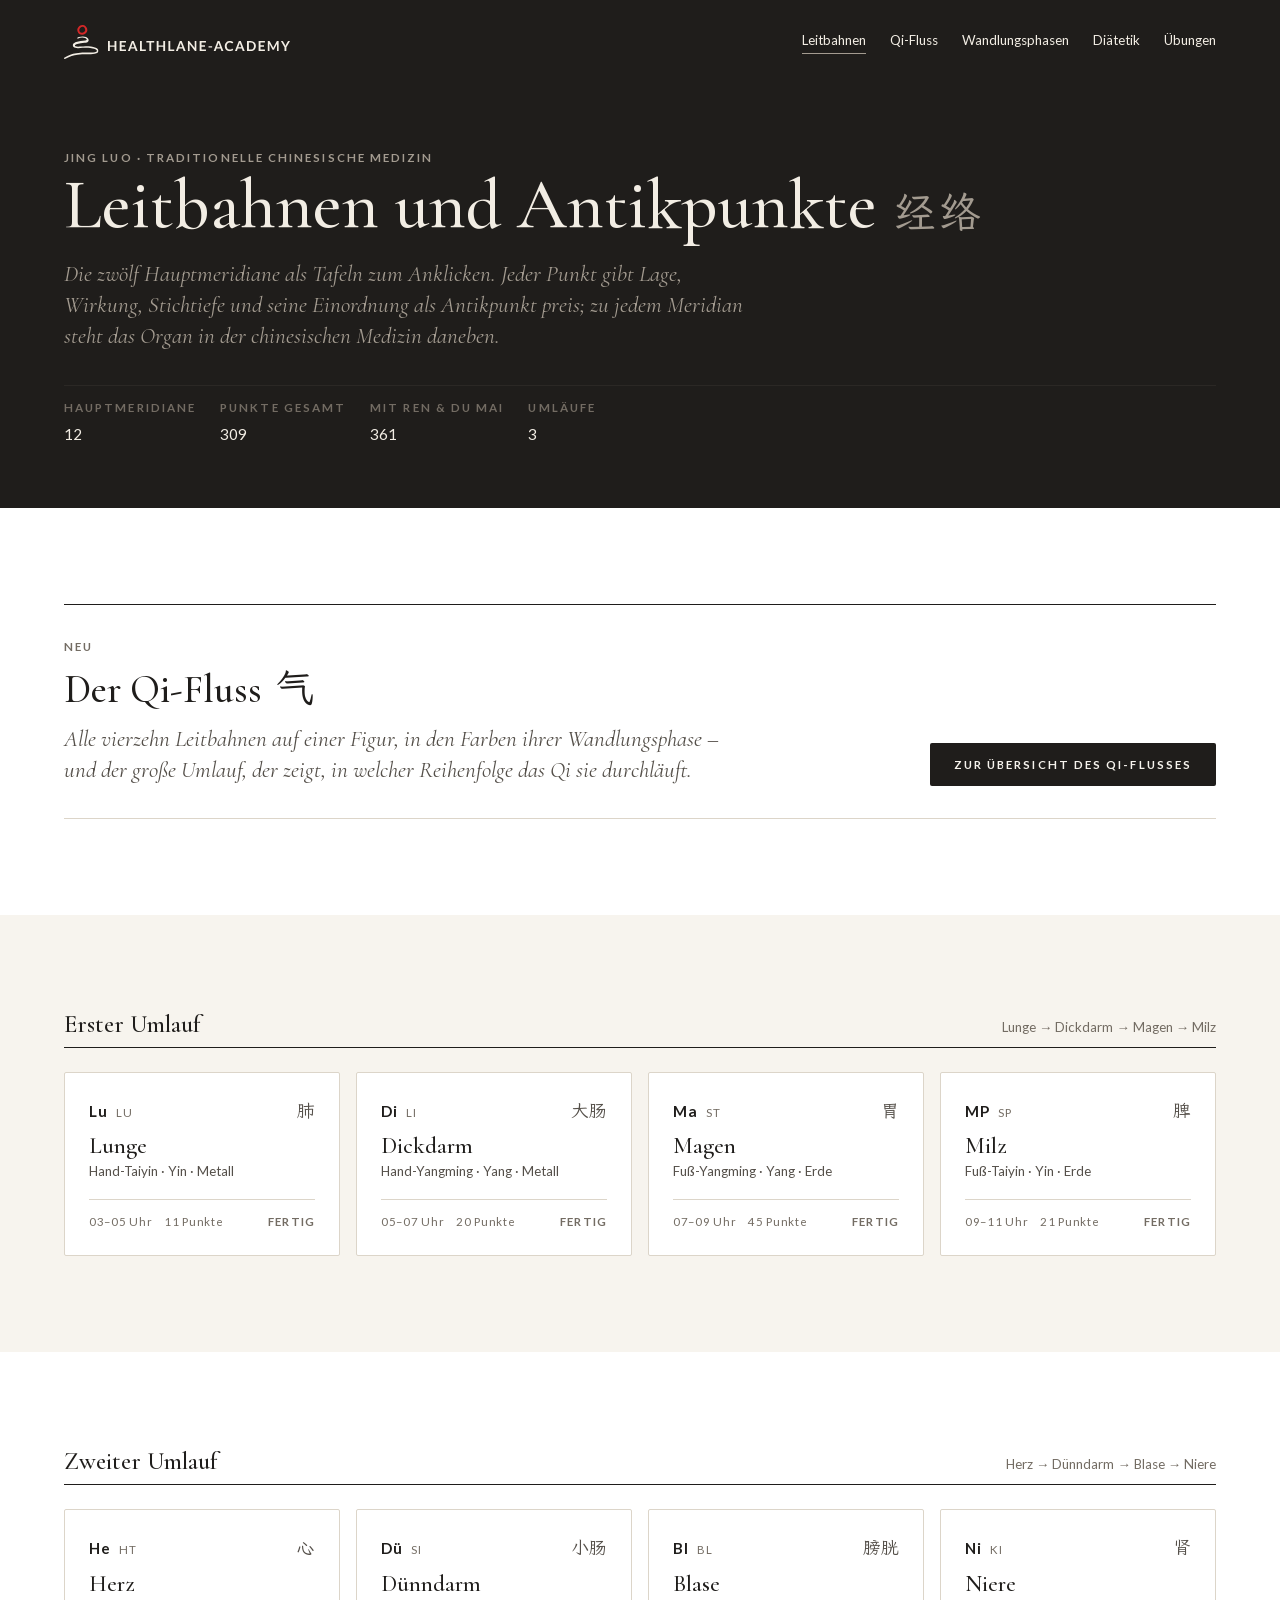
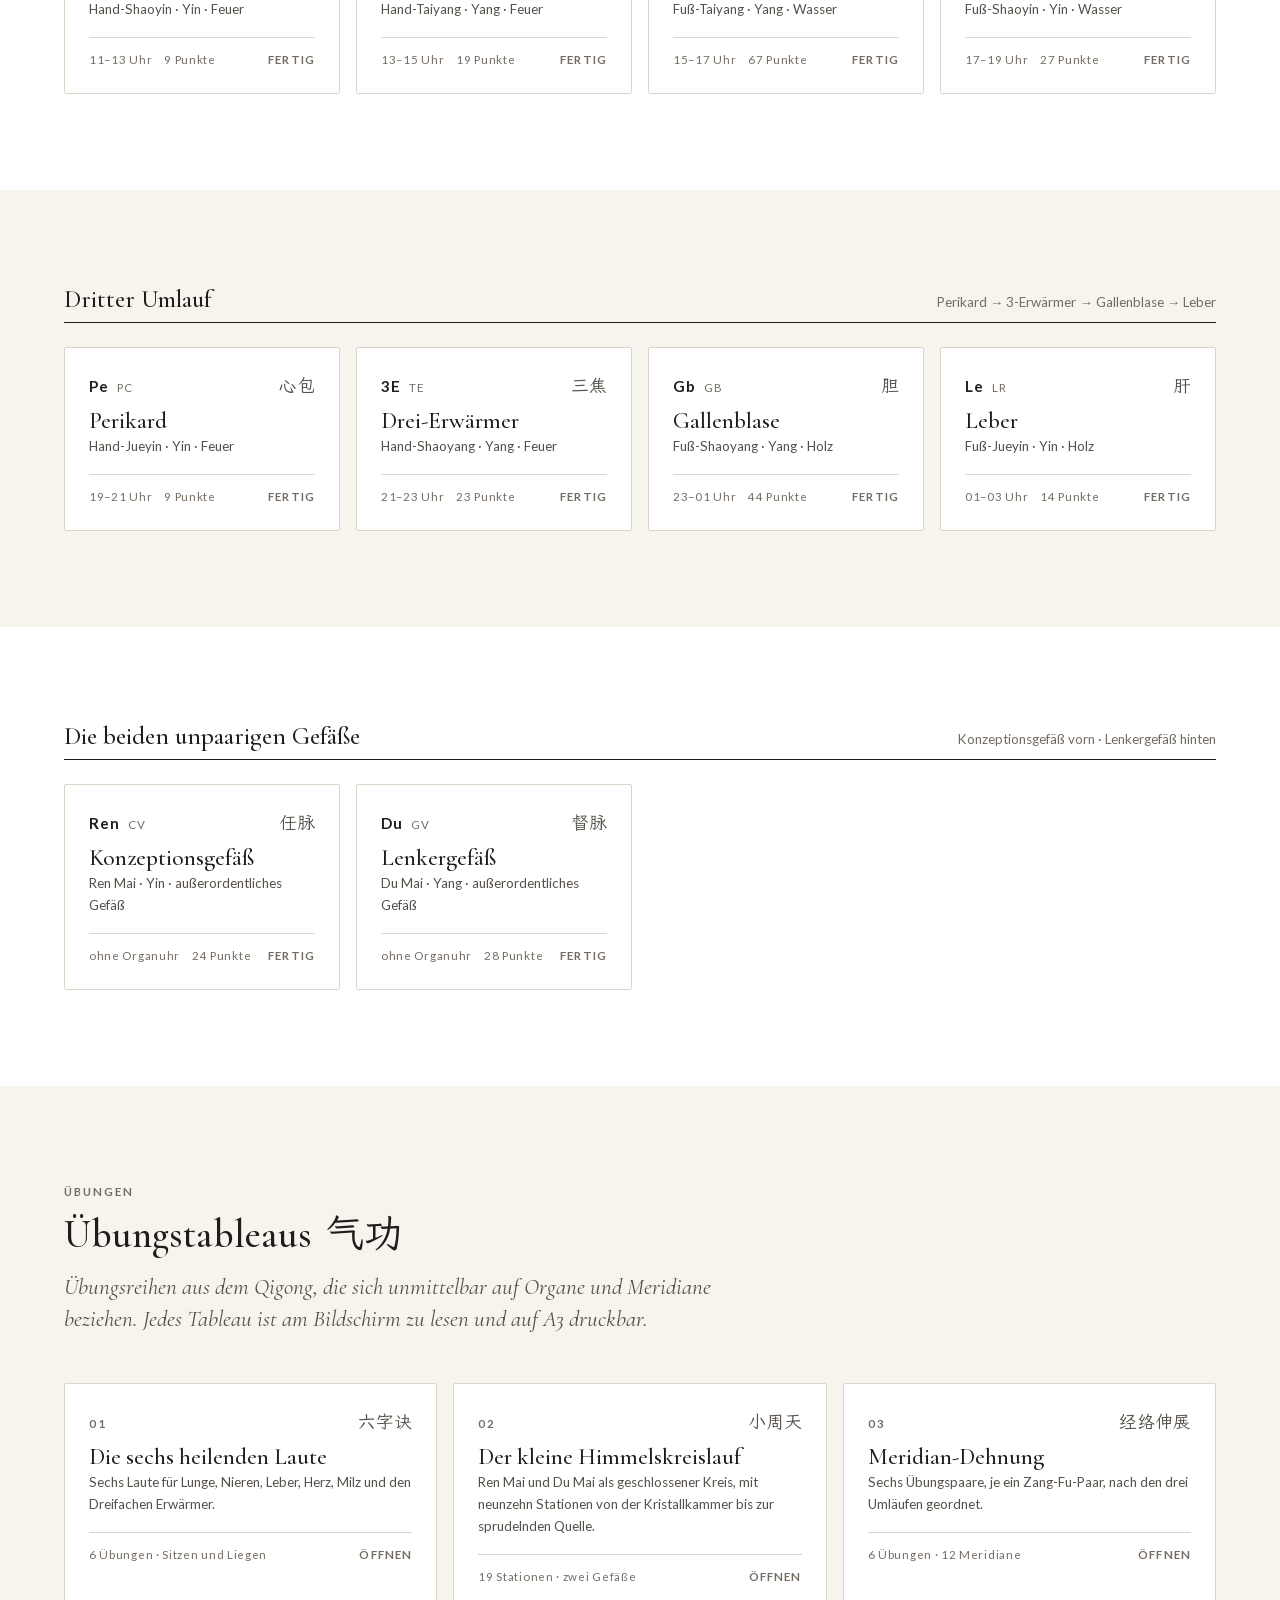
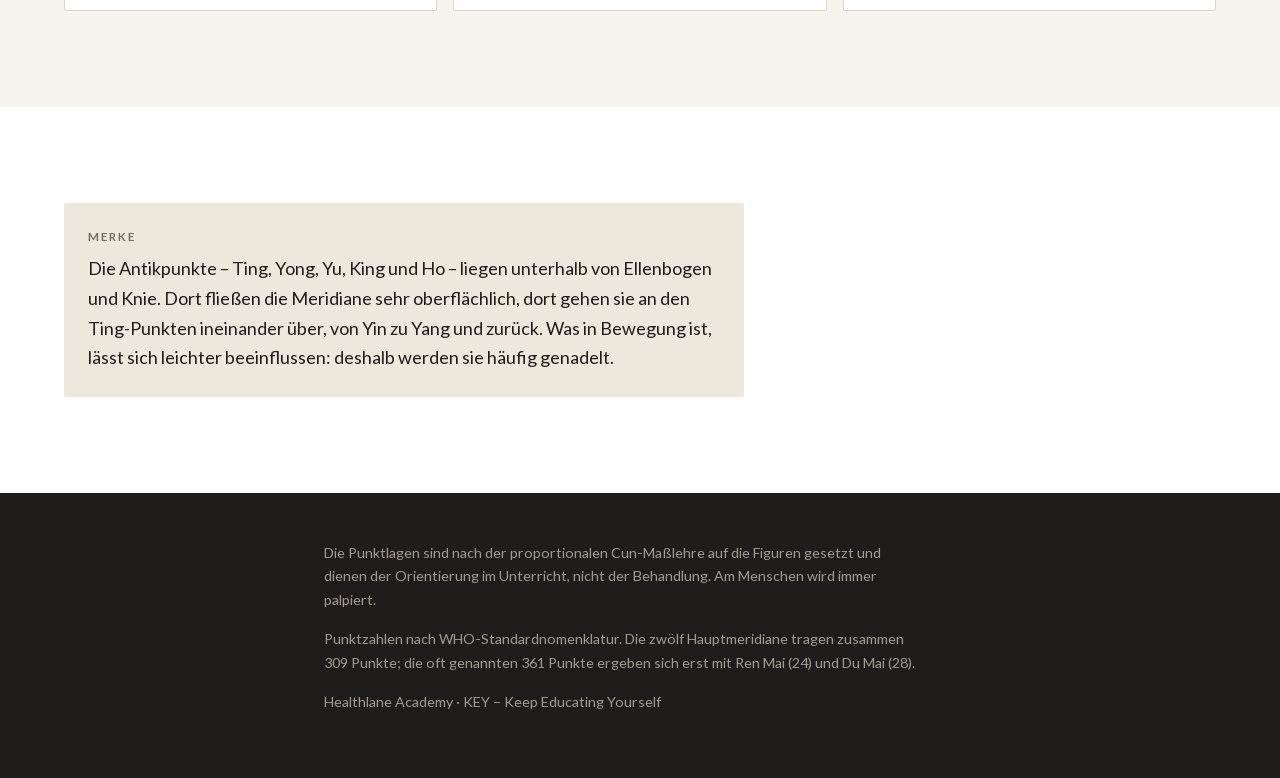
<file: index.html>
<!doctype html>
<html lang="de">
<head>
<meta charset="utf-8">
<meta name="viewport" content="width=device-width, initial-scale=1, viewport-fit=cover">
<title>Meridiane und Antikpunkte – Healthlane Academy</title>
<link rel="stylesheet" href="fonts/fonts.css">
<link rel="stylesheet" href="css/app.css">
</head>
<body>

<div class="nav dunkel">
  <div class="inner">
    <a class="home" href="index.html" aria-label="Healthlane Academy">
      <img src="img/marke/hla-logo-horizontal-negativ.svg" alt="Healthlane Academy">
    </a>
    <nav>
      <a href="index.html" aria-current="page">Leitbahnen</a>
      <a href="qifluss.html">Qi-Fluss</a>
      <a href="wandlungsphasen.html">Wandlungsphasen</a>
      <a href="diaetetik.html">Diätetik</a>
      <a href="#uebungen">Übungen</a>
    </nav>
  </div>
</div>

<header class="dunkel hero">
  <div class="inner">
    <p class="label">Jing Luo · Traditionelle Chinesische Medizin</p>
    <h1>Leitbahnen und Antikpunkte<span class="hanzi">经络</span></h1>
    <p class="lead">Die zwölf Hauptmeridiane als Tafeln zum Anklicken. Jeder Punkt gibt Lage,
    Wirkung, Stichtiefe und seine Einordnung als Antikpunkt preis; zu jedem Meridian steht das
    Organ in der chinesischen Medizin daneben.</p>
    <ul class="meta">
      <li><b>Hauptmeridiane</b><span>12</span></li>
      <li><b>Punkte gesamt</b><span>309</span></li>
      <li><b>mit Ren &amp; Du Mai</b><span>361</span></li>
      <li><b>Umläufe</b><span>3</span></li>
    </ul>
  </div>
</header>

<section class="weiss" id="qifluss-hinweis">
  <div class="inner">
    <div class="qf-banner">
      <div>
        <p class="label">Neu</p>
        <h2 style="margin:12px 0 0">Der Qi-Fluss<span class="hanzi">气</span></h2>
        <p class="lead" style="margin-top:12px">Alle vierzehn Leitbahnen auf einer Figur, in den
        Farben ihrer Wandlungsphase – und der große Umlauf, der zeigt, in welcher Reihenfolge
        das Qi sie durchläuft.</p>
      </div>
      <a class="qf-knopf" href="qifluss.html">Zur Übersicht des Qi-Flusses</a>
    </div>
  </div>
</section>

<section class="papier"><div class="inner" id="u1"></div></section>
<section class="weiss"><div class="inner" id="u2"></div></section>
<section class="papier"><div class="inner" id="u3"></div></section>
<section class="weiss"><div class="inner" id="u4"></div></section>

<section class="papier" id="uebungen">
  <div class="inner">
    <p class="label">Übungen</p>
    <h2 style="margin-top:12px">Übungstableaus<span class="hanzi">气功</span></h2>
    <p class="lead">Übungsreihen aus dem Qigong, die sich unmittelbar auf Organe und Meridiane
    beziehen. Jedes Tableau ist am Bildschirm zu lesen und auf A3 druckbar.</p>
    <div class="uebungen-karten" style="margin-top:48px" id="uebungenKarten"></div>
  </div>
</section>

<section class="weiss">
  <div class="inner">
    <div class="merkkasten">
      <p class="label">Merke</p>
      <p>Die Antikpunkte – Ting, Yong, Yu, King und Ho – liegen unterhalb von Ellenbogen und
      Knie. Dort fließen die Meridiane sehr oberflächlich, dort gehen sie an den Ting-Punkten
      ineinander über, von Yin zu Yang und zurück. Was in Bewegung ist, lässt sich leichter
      beeinflussen: deshalb werden sie häufig genadelt.</p>
    </div>
  </div>
</section>

<footer class="dunkel">
  <div class="inner fliess">
    <p>Die Punktlagen sind nach der proportionalen Cun-Maßlehre auf die Figuren gesetzt und
    dienen der Orientierung im Unterricht, nicht der Behandlung. Am Menschen wird immer palpiert.</p>
    <p>Punktzahlen nach WHO-Standardnomenklatur. Die zwölf Hauptmeridiane tragen zusammen
    309 Punkte; die oft genannten 361 Punkte ergeben sich erst mit Ren Mai (24) und Du Mai (28).</p>
    <p>Healthlane Academy · KEY – Keep Educating Yourself</p>
  </div>
</footer>

<script src="data/katalog.js"></script>
<script>
(function () {
  var UEBUNGEN = [
    { nr: "01", titel: "Die sechs heilenden Laute", han: "六字诀",
      zeile: "Sechs Laute für Lunge, Nieren, Leber, Herz, Milz und den Dreifachen Erwärmer.",
      fuss: "6 Übungen · Sitzen und Liegen",
      href: "uebungen/sechs-heilende-laute.html", fertig: true },
    { nr: "02", titel: "Der kleine Himmelskreislauf", han: "小周天",
      zeile: "Ren Mai und Du Mai als geschlossener Kreis, mit neunzehn Stationen von der Kristallkammer bis zur sprudelnden Quelle.",
      fuss: "19 Stationen · zwei Gefäße",
      href: "uebungen/himmelskreislauf.html", fertig: true },
    { nr: "03", titel: "Meridian-Dehnung", han: "经络伸展",
      zeile: "Sechs Übungspaare, je ein Zang-Fu-Paar, nach den drei Umläufen geordnet.",
      fuss: "6 Übungen · 12 Meridiane",
      href: "uebungen/meridian-dehnung.html", fertig: true }
  ];
  var host = document.getElementById("uebungenKarten");
  UEBUNGEN.forEach(function (u) {
    var a = document.createElement("a");
    a.className = "karte" + (u.fertig ? "" : " offen gesperrt");
    a.href = u.href;
    if (!u.fertig) a.setAttribute("aria-disabled", "true");

    var kopf = document.createElement("div"); kopf.className = "karte-kopf";
    var nr = document.createElement("span"); nr.className = "uebung-nr"; nr.textContent = u.nr;
    var hz = document.createElement("span"); hz.className = "karte-han hanzi"; hz.textContent = u.han;
    kopf.appendChild(nr); kopf.appendChild(hz);

    var h3 = document.createElement("h3"); h3.textContent = u.titel;
    var z = document.createElement("p"); z.className = "zeile"; z.textContent = u.zeile;
    var fuss = document.createElement("div"); fuss.className = "fuss";
    var f = document.createElement("span"); f.textContent = u.fuss;
    var st = document.createElement("span"); st.className = "stand";
    st.textContent = u.fertig ? "öffnen" : "in Arbeit";
    fuss.appendChild(f); fuss.appendChild(st);

    a.appendChild(kopf); a.appendChild(h3); a.appendChild(z); a.appendChild(fuss);
    host.appendChild(a);
  });
})();
(function () {
  var UMLAUF = {
    1: { titel: "Erster Umlauf",  kette: "Lunge → Dickdarm → Magen → Milz" },
    2: { titel: "Zweiter Umlauf", kette: "Herz → Dünndarm → Blase → Niere" },
    3: { titel: "Dritter Umlauf", kette: "Perikard → 3-Erwärmer → Gallenblase → Leber" },
    4: { titel: "Die beiden unpaarigen Gefäße",
         kette: "Konzeptionsgefäß vorn · Lenkergefäß hinten" }
  };
  [1, 2, 3, 4].forEach(function (u) {
    var host = document.getElementById("u" + u);
    var sec = document.createElement("div"); sec.className = "umlauf";

    var kopf = document.createElement("div"); kopf.className = "umlauf-kopf";
    var h2 = document.createElement("h2"); h2.textContent = UMLAUF[u].titel;
    var kette = document.createElement("span"); kette.className = "folgekette";
    kette.textContent = UMLAUF[u].kette;
    kopf.appendChild(h2); kopf.appendChild(kette);
    sec.appendChild(kopf);

    var grid = document.createElement("div"); grid.className = "karten";
    window.MeridianKatalog.filter(function (m) { return m.umlauf === u; }).forEach(function (m) {
      var a = document.createElement("a");
      a.className = "karte" + (m.fertig ? "" : " offen");
      a.href = "meridian.html?m=" + m.id;

      var kopfz = document.createElement("div"); kopfz.className = "karte-kopf";
      var kurz = document.createElement("span"); kurz.className = "karte-kurz"; kurz.textContent = m.codeDe;
      var intl = document.createElement("span"); intl.className = "karte-int"; intl.textContent = m.code;
      var hz = document.createElement("span"); hz.className = "karte-han hanzi"; hz.textContent = m.han;
      kopfz.appendChild(kurz); kopfz.appendChild(intl); kopfz.appendChild(hz);

      var h3 = document.createElement("h3"); h3.textContent = m.name;
      var z = document.createElement("p"); z.className = "zeile";
      z.textContent = m.umlauf === 4
        ? m.channel + " · " + (m.yin ? "Yin" : "Yang") + " · außerordentliches Gefäß"
        : m.channel + " · " + (m.yin ? "Yin" : "Yang") + " · " + m.element;

      var fuss = document.createElement("div"); fuss.className = "fuss";
      var uhr = document.createElement("span");
      uhr.textContent = m.umlauf === 4 ? "ohne Organuhr" : m.clock + " Uhr";
      var pk = document.createElement("span"); pk.textContent = m.points + " Punkte";
      var st = document.createElement("span"); st.className = "stand";
      st.textContent = m.fertig ? "fertig" : "in Arbeit";
      fuss.appendChild(uhr); fuss.appendChild(pk); fuss.appendChild(st);

      a.appendChild(kopfz); a.appendChild(h3); a.appendChild(z); a.appendChild(fuss);
      grid.appendChild(a);
    });
    sec.appendChild(grid);
    host.appendChild(sec);
  });
})();
</script>
</body>
</html>
</file>
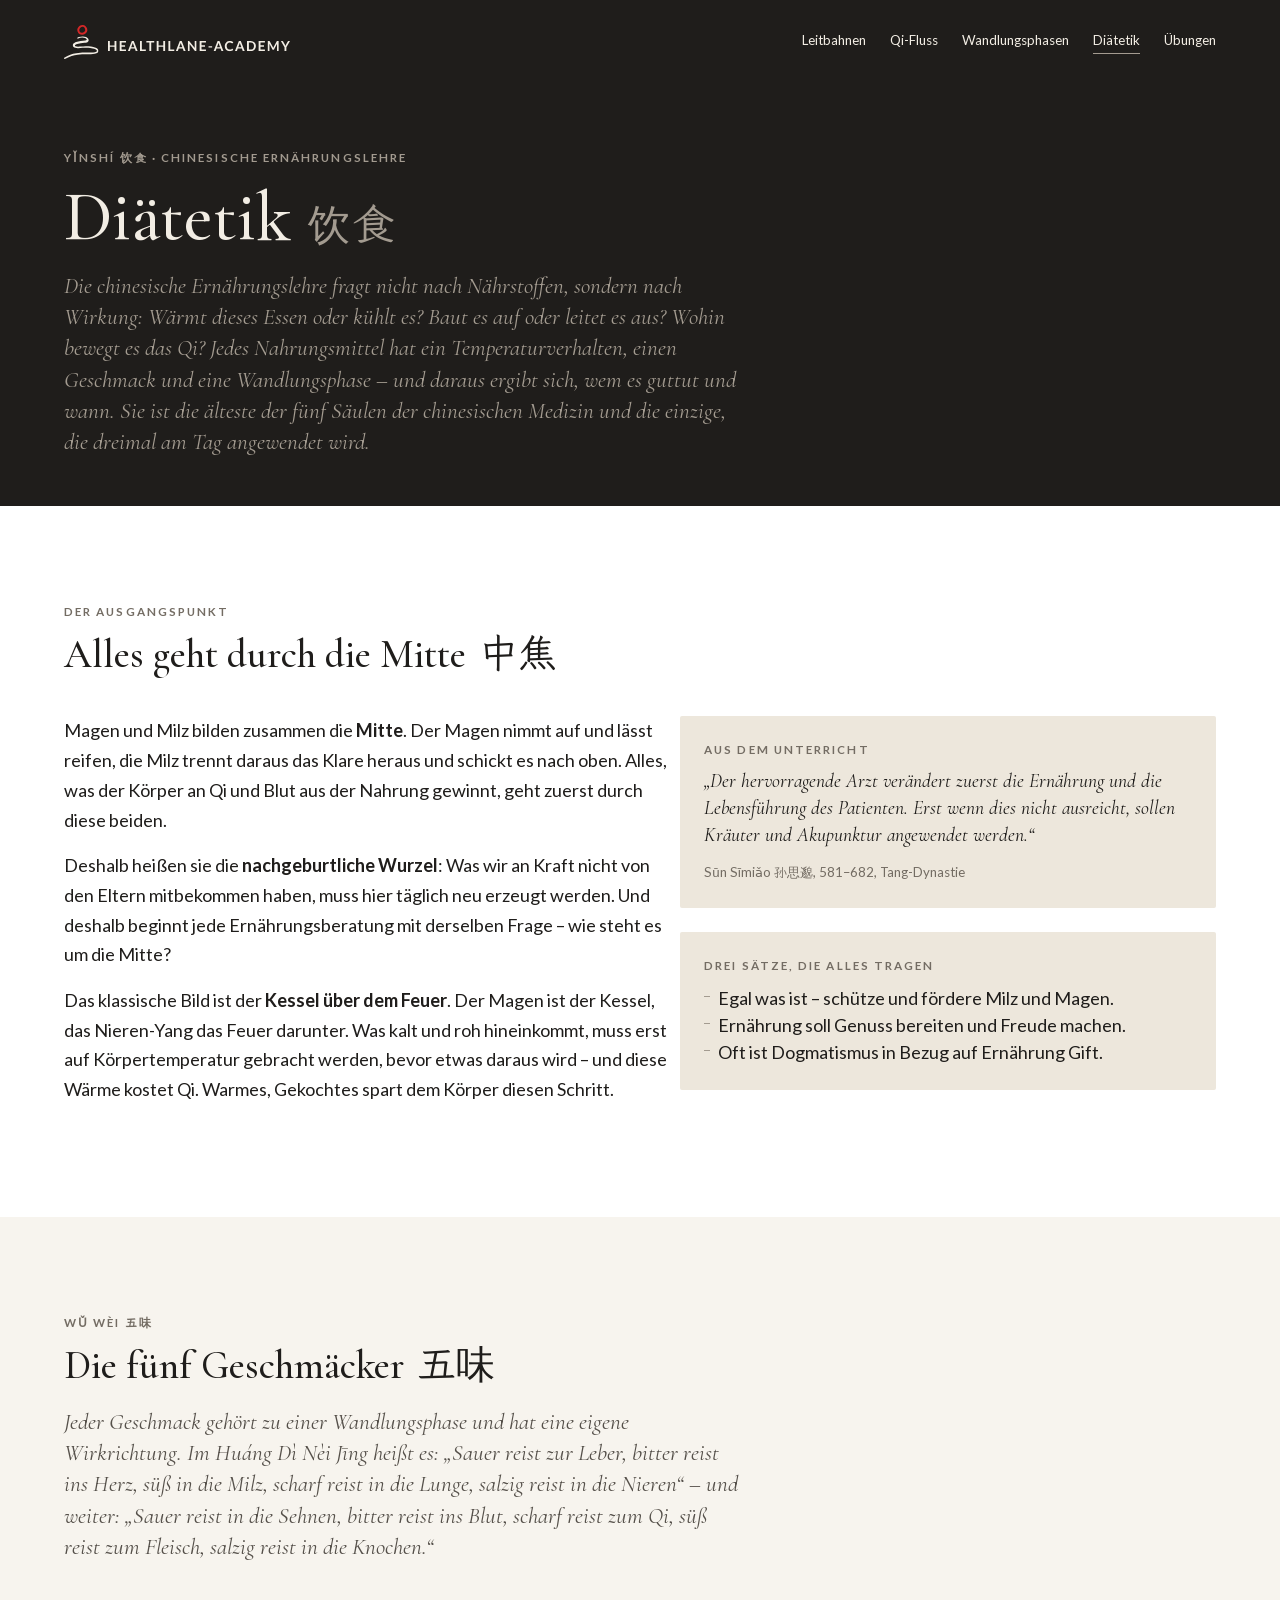
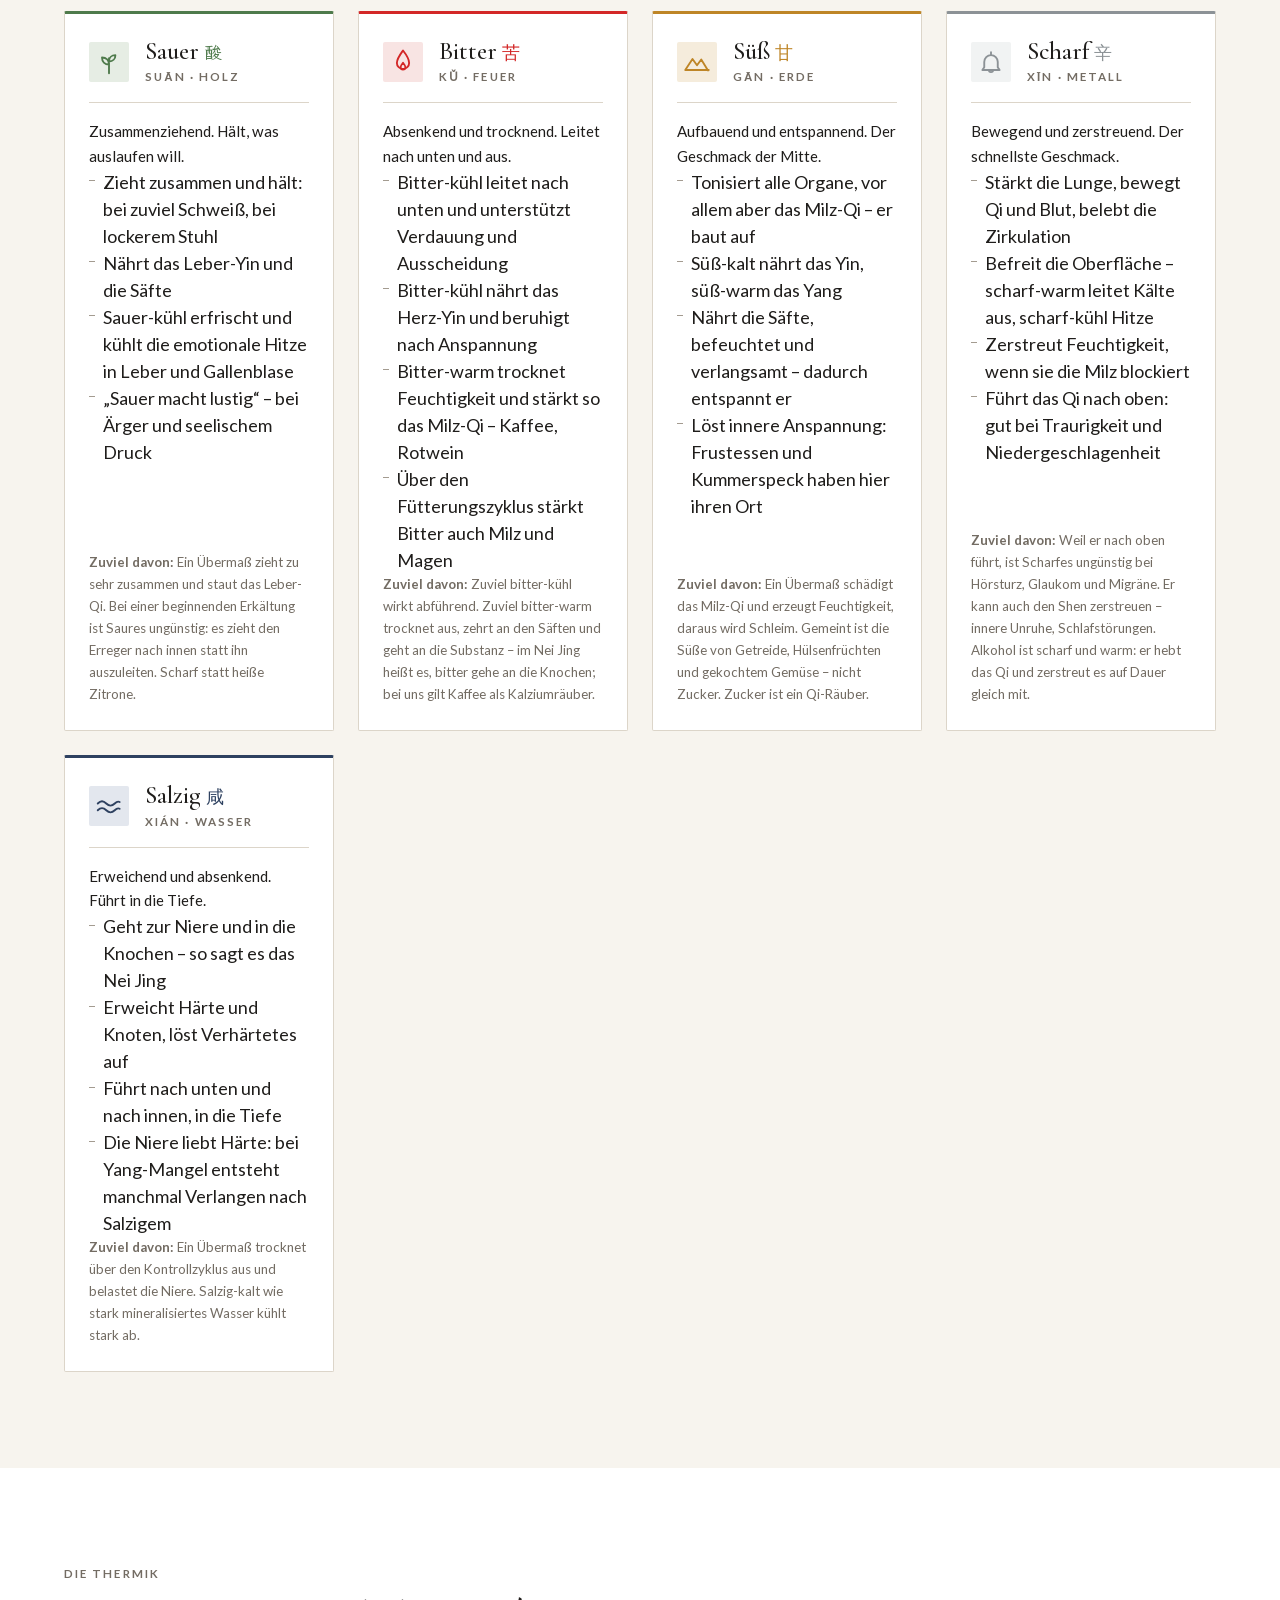
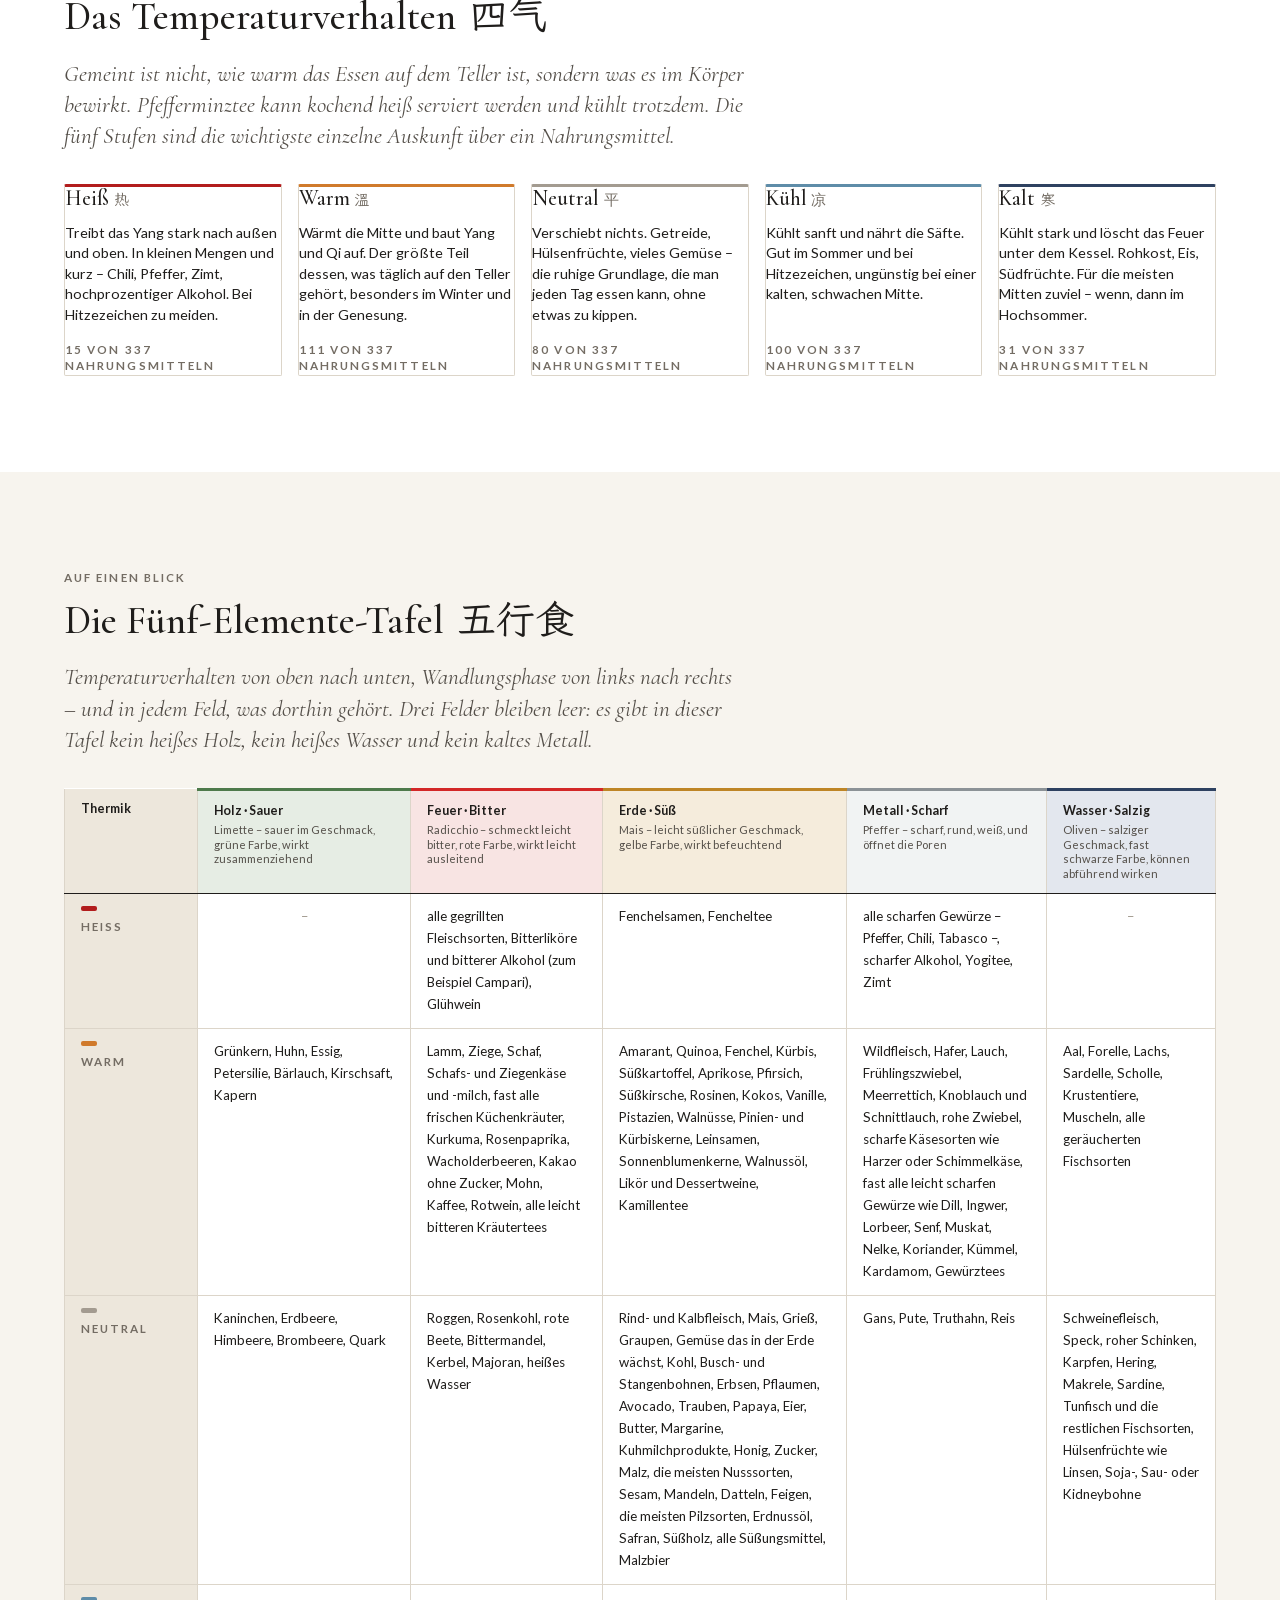
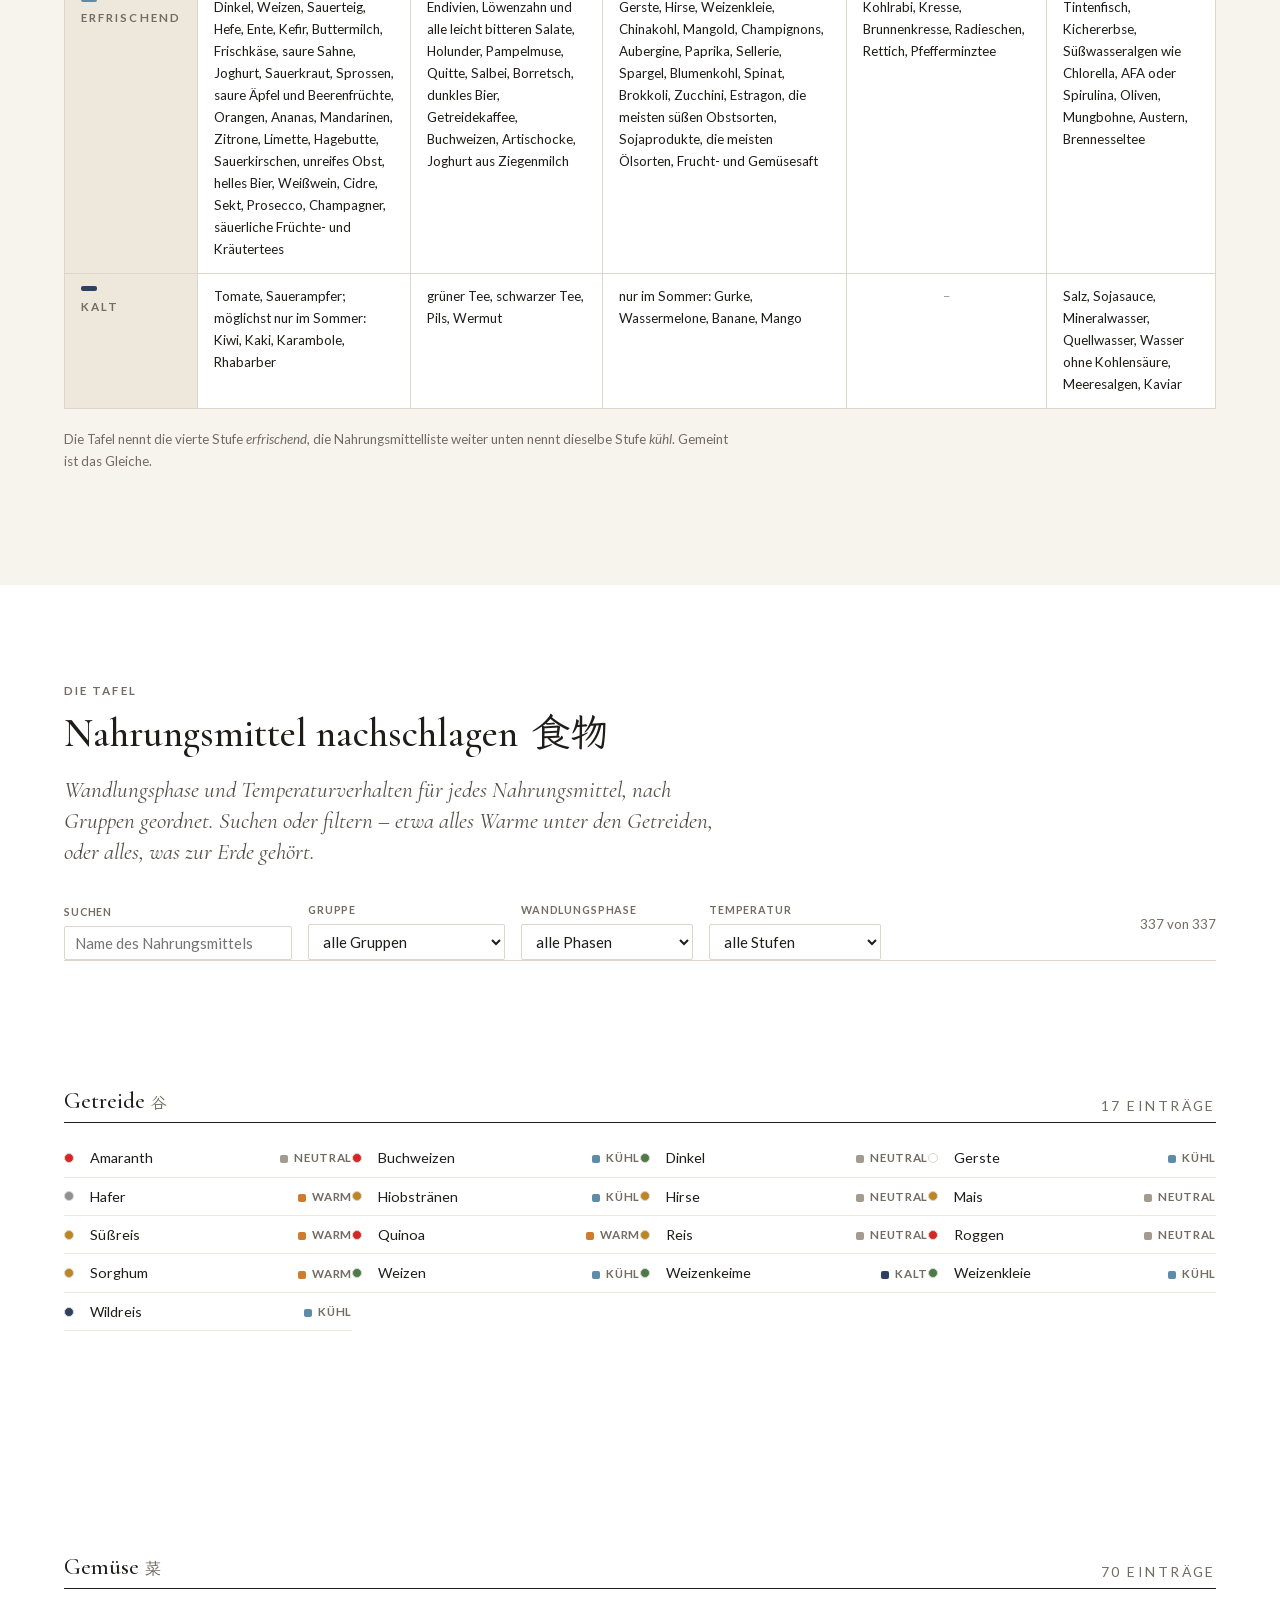
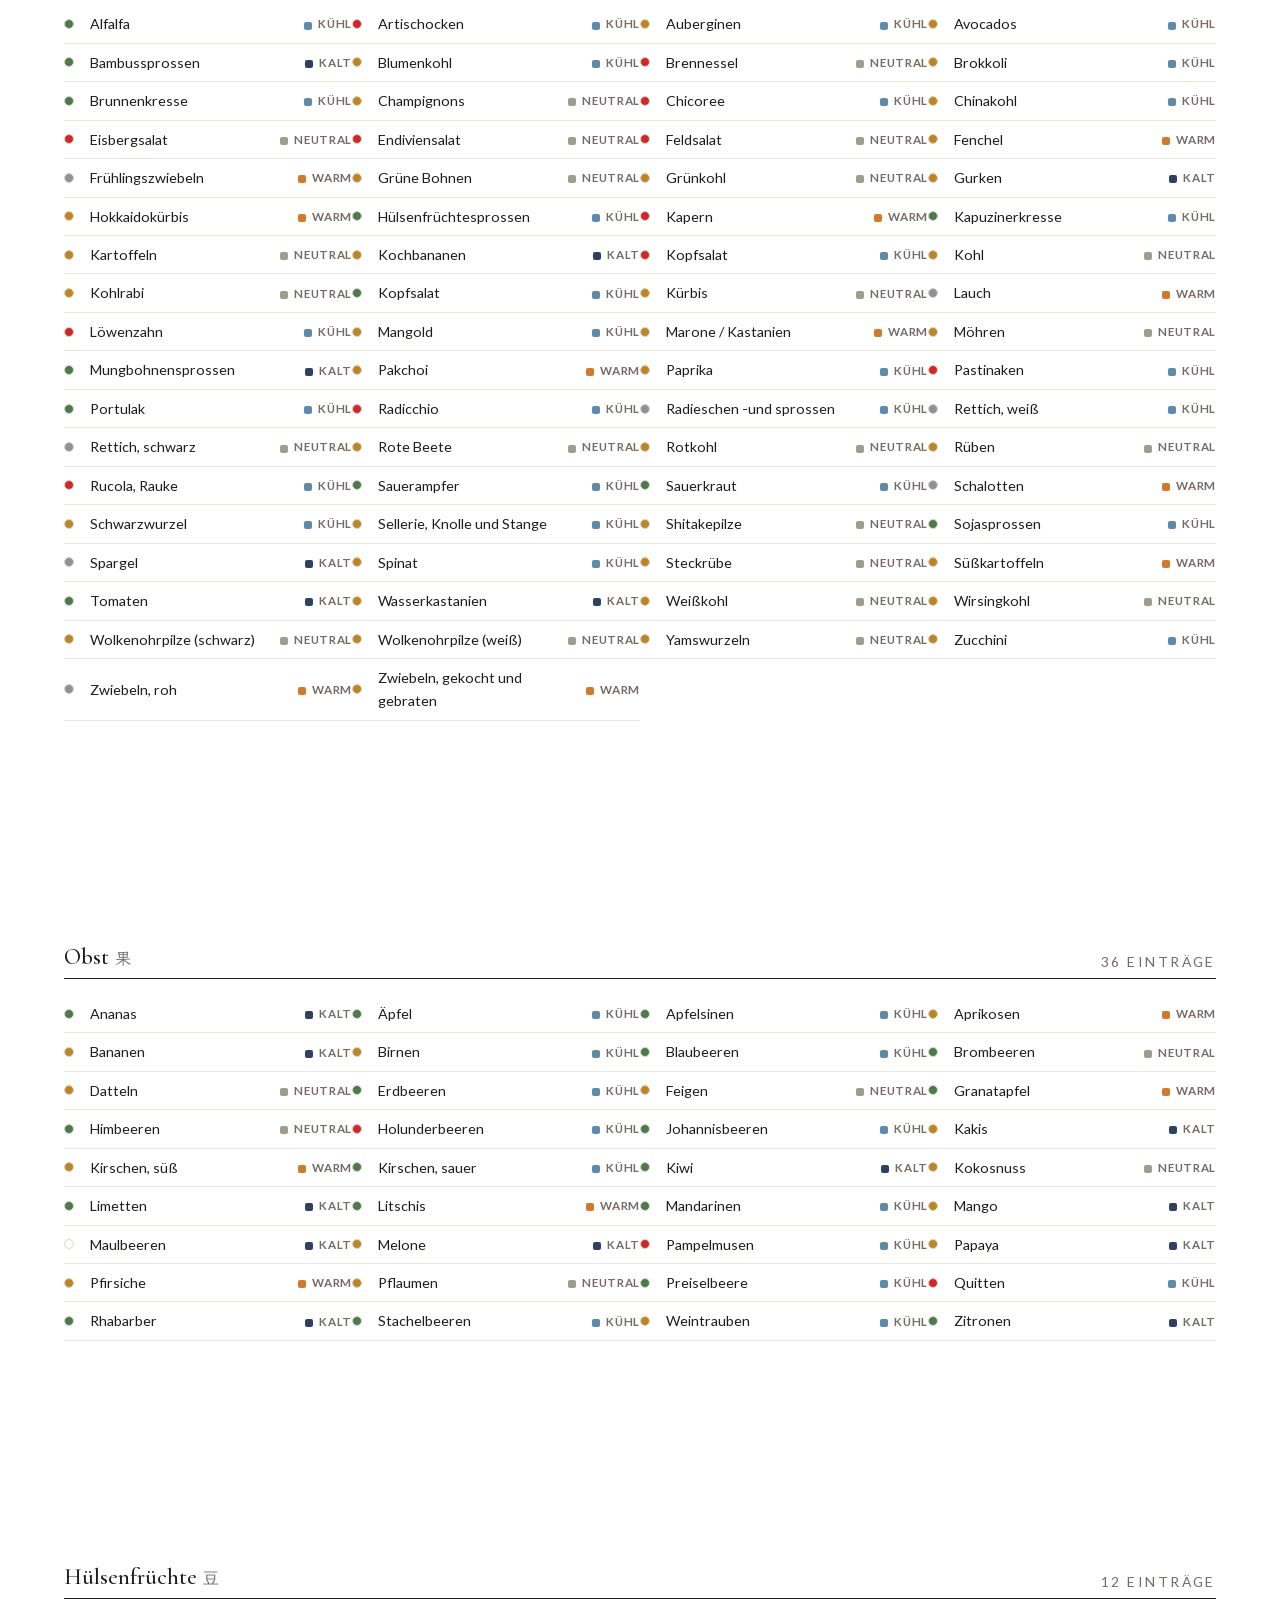
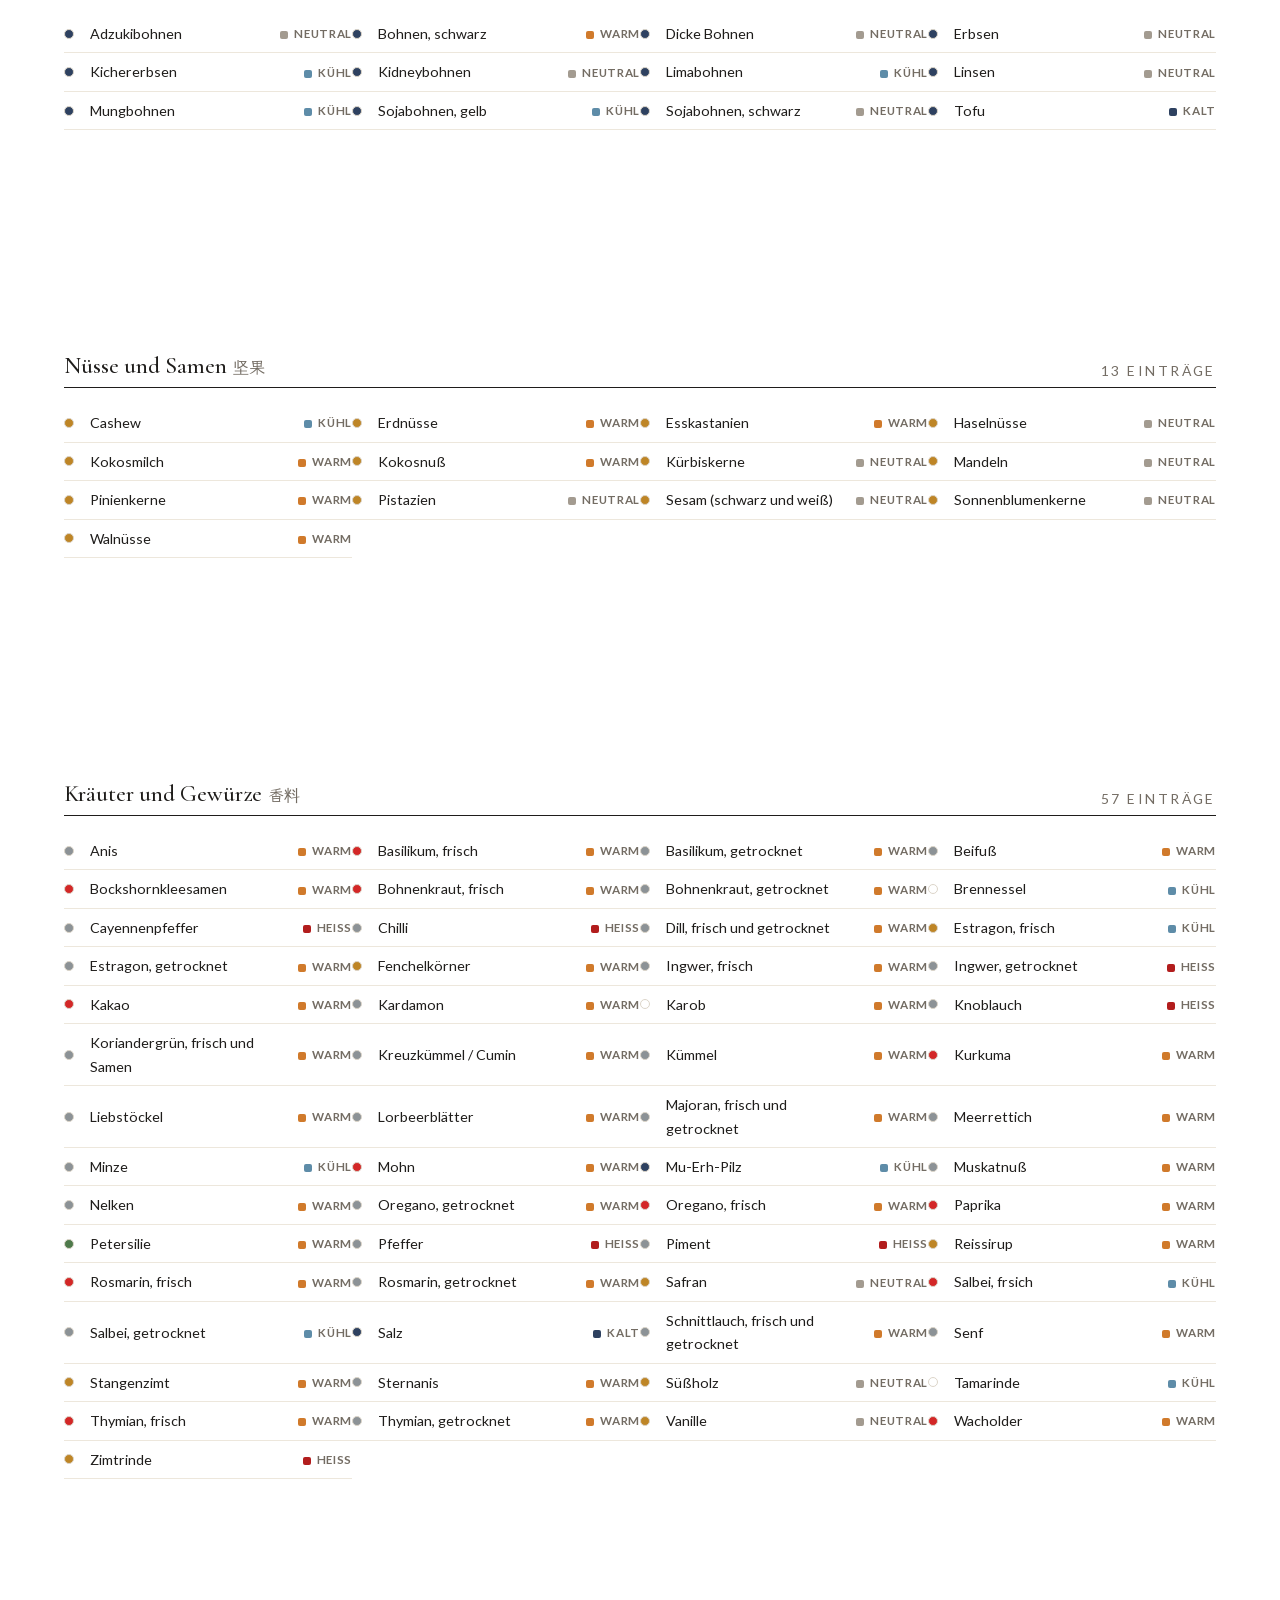
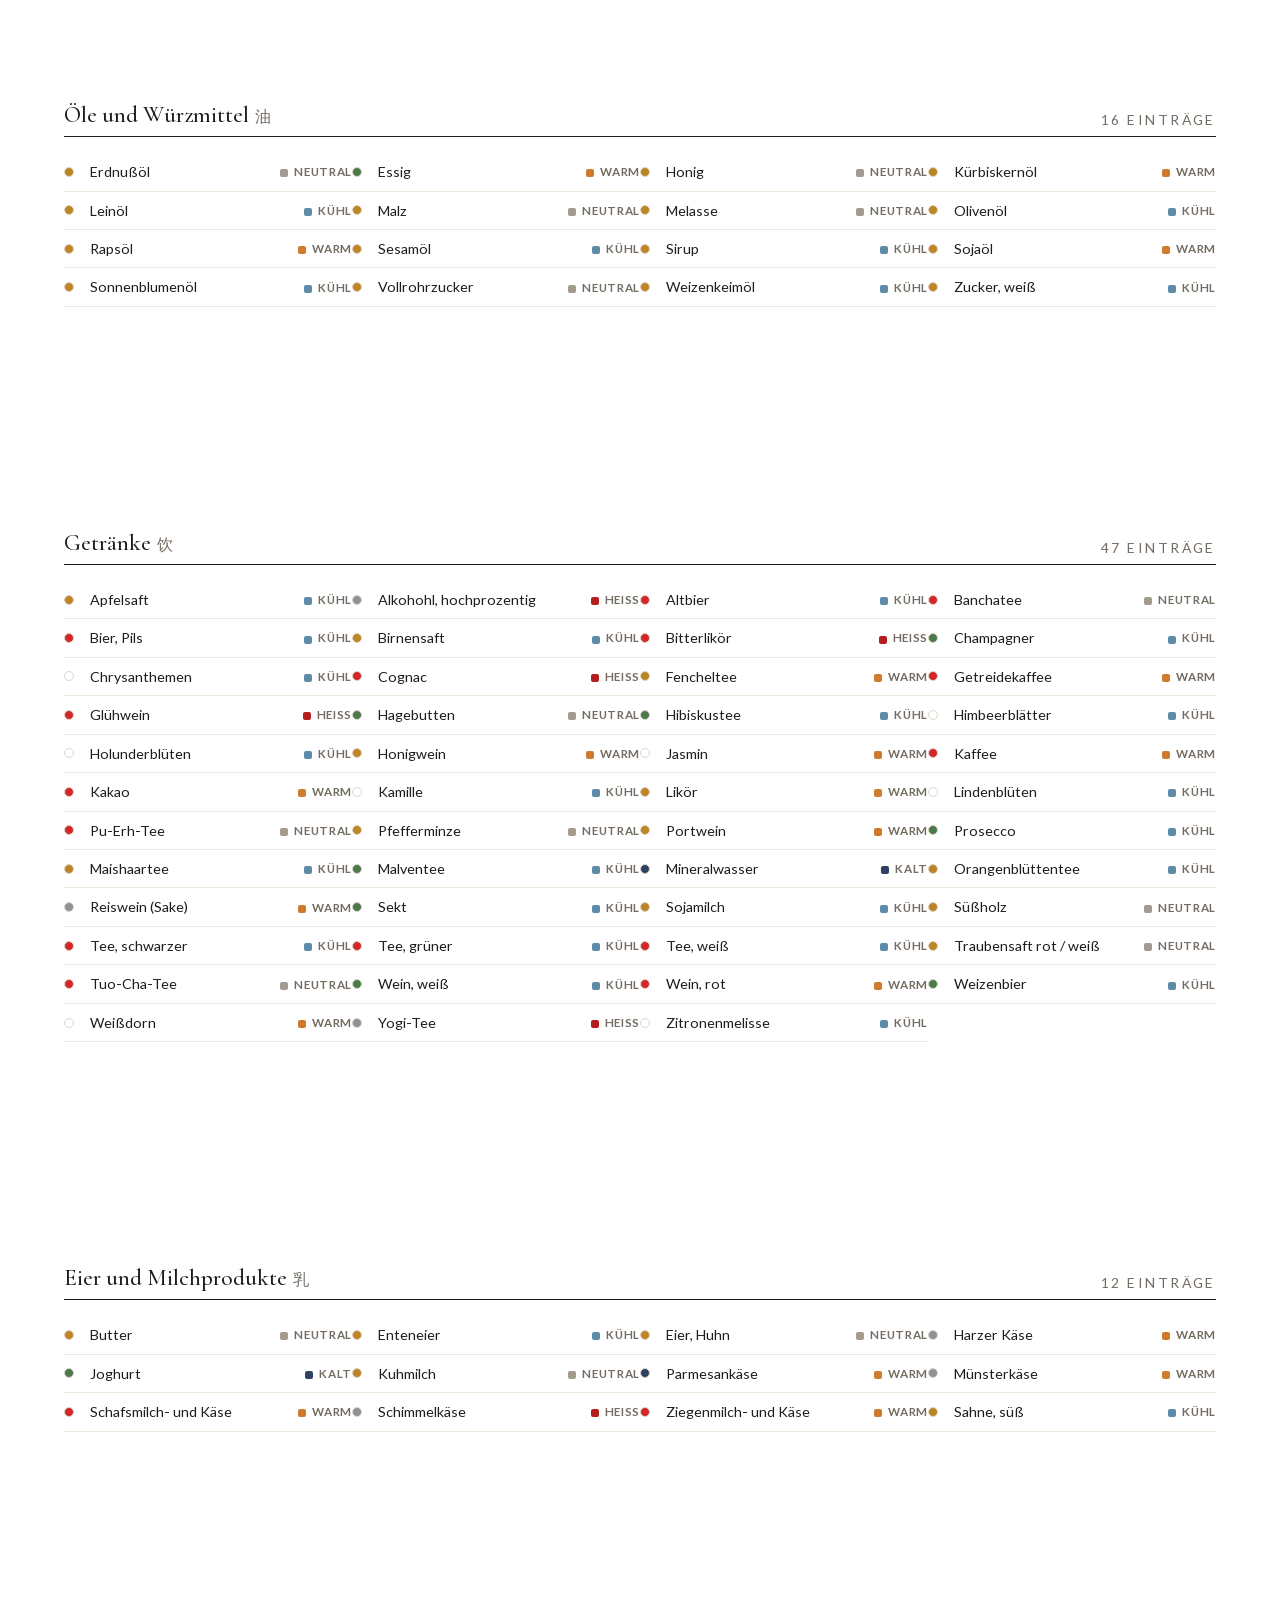
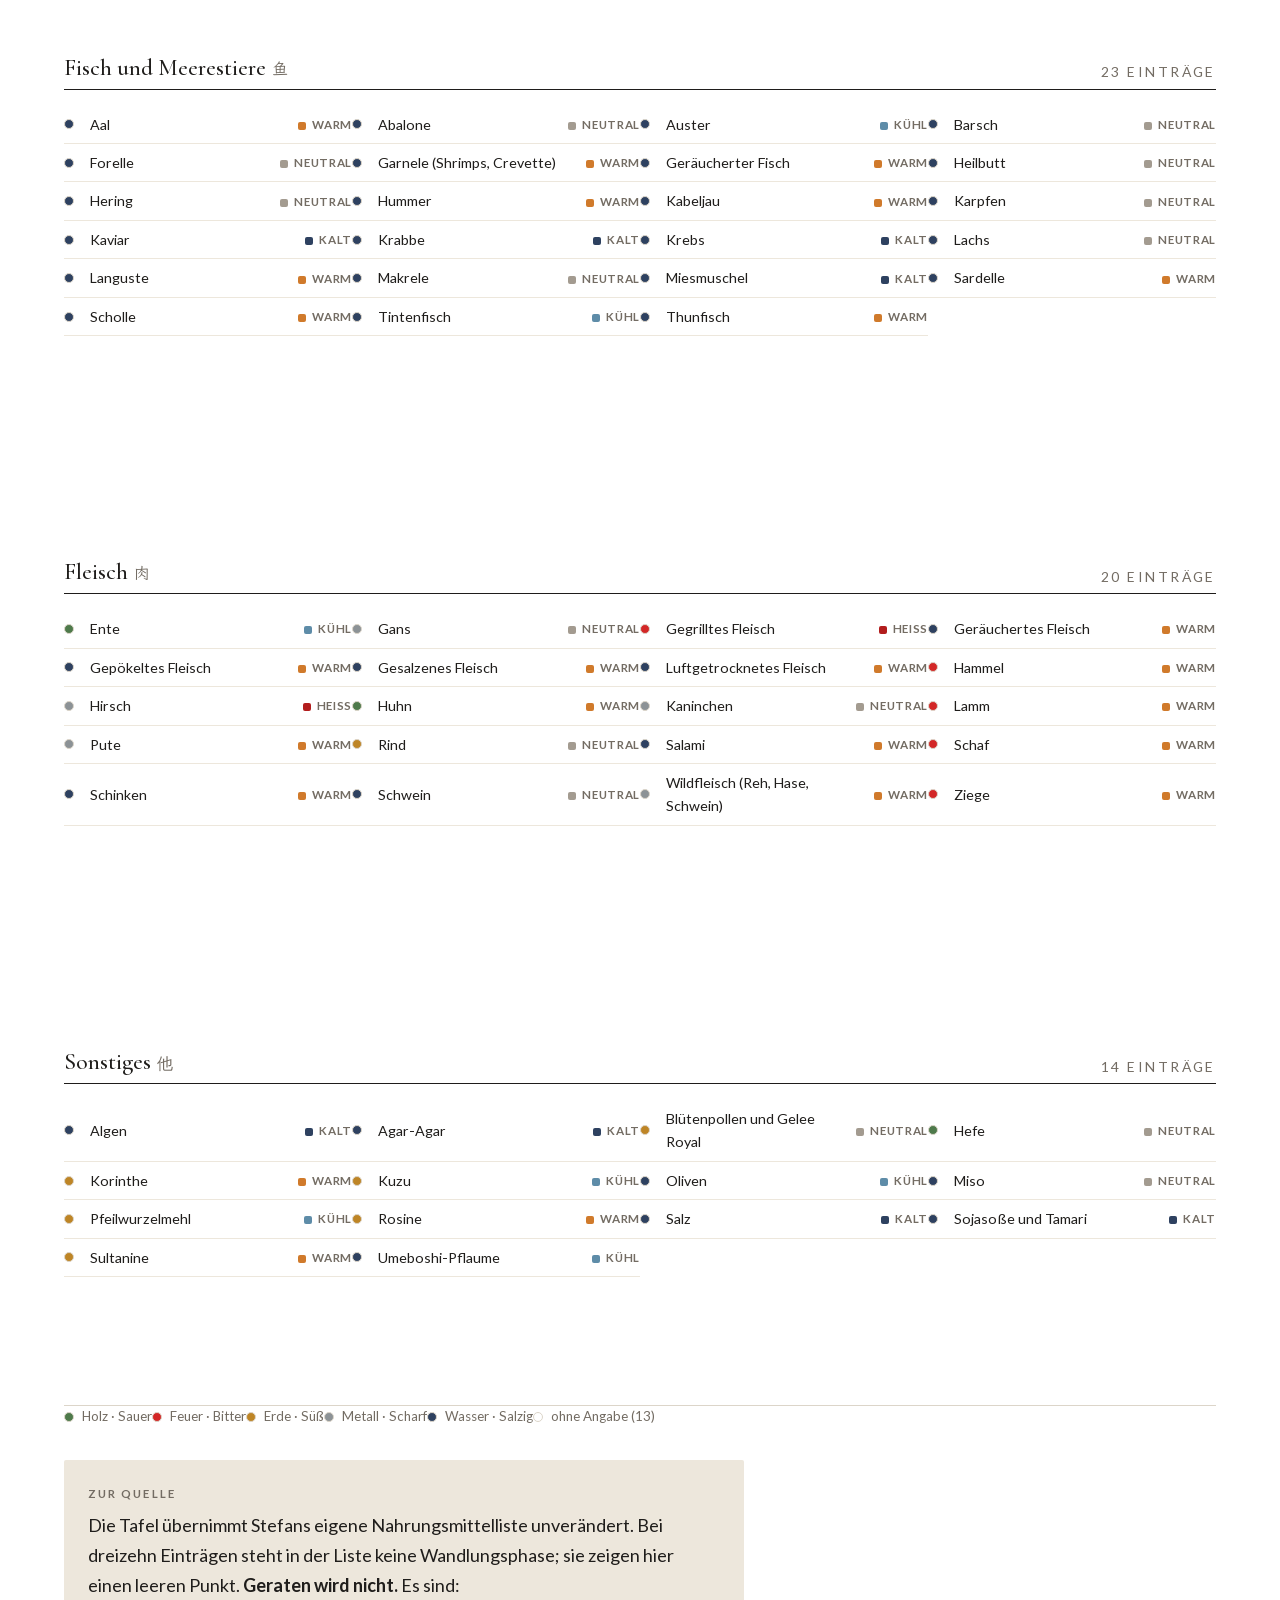
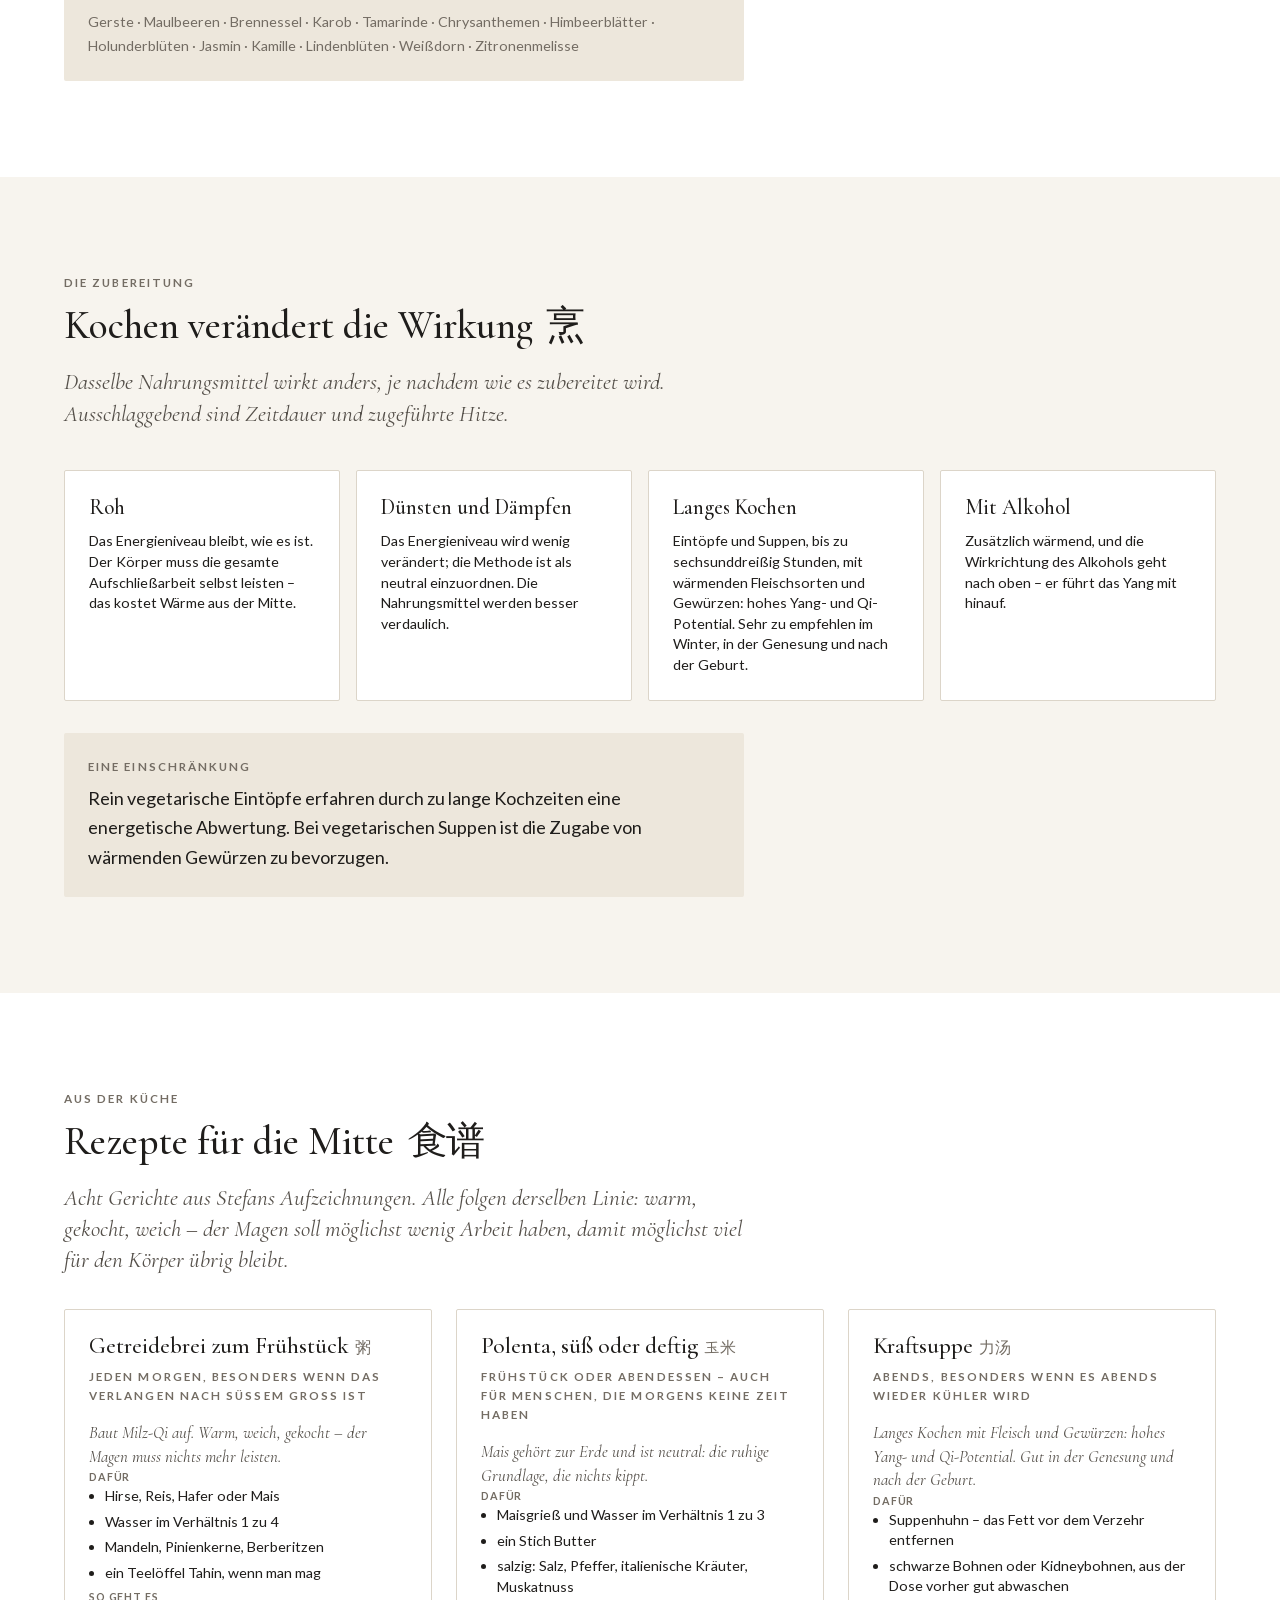
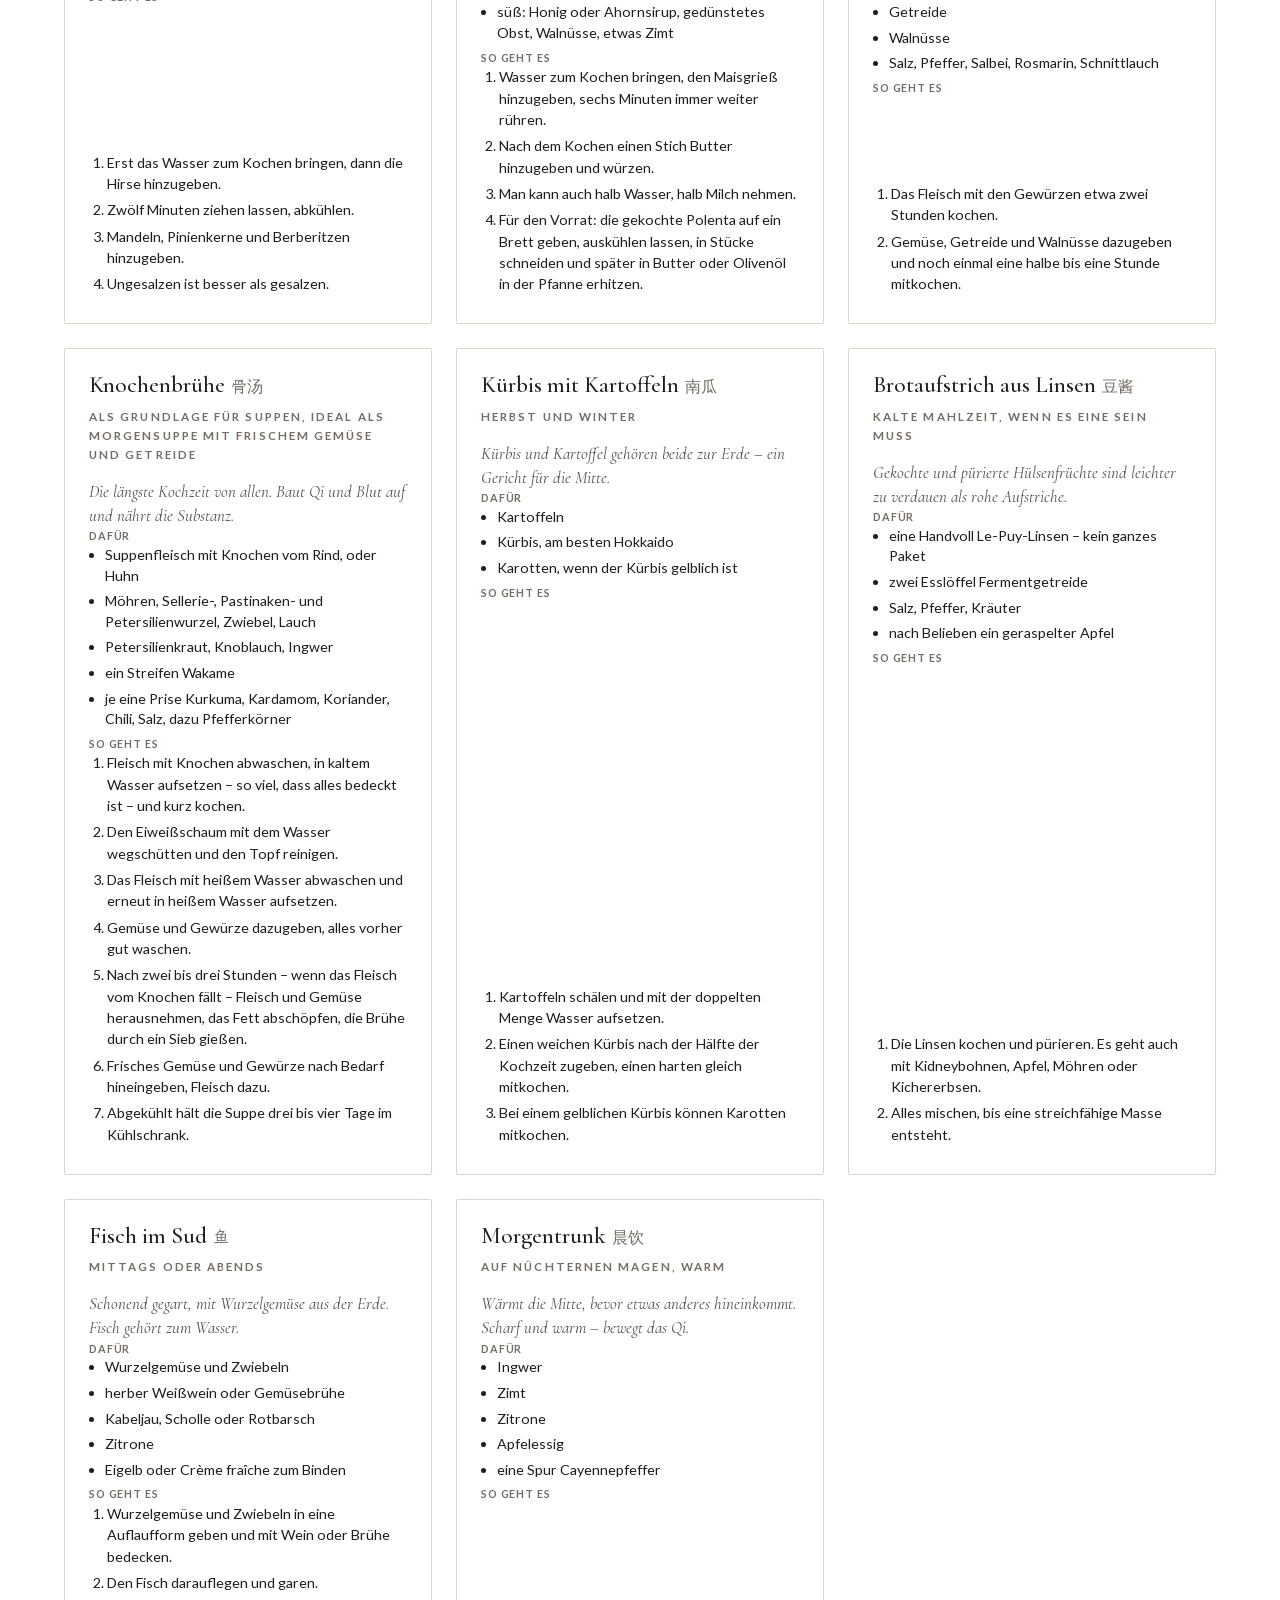
<file: diaetetik.html>
<!doctype html>
<html lang="de">
<head>
<meta charset="utf-8">
<meta name="viewport" content="width=device-width, initial-scale=1, viewport-fit=cover">
<title>Chinesische Diätetik – Healthlane Academy</title>
<link rel="stylesheet" href="fonts/fonts.css">
<link rel="stylesheet" href="css/app.css">
</head>
<body>

<div class="nav dunkel">
  <div class="inner">
    <a class="home" href="index.html" aria-label="Healthlane Academy, zur Übersicht">
      <img src="img/marke/hla-logo-horizontal-negativ.svg" alt="Healthlane Academy">
    </a>
    <nav>
      <a href="index.html">Leitbahnen</a>
      <a href="qifluss.html">Qi-Fluss</a>
      <a href="wandlungsphasen.html">Wandlungsphasen</a>
      <a href="diaetetik.html" aria-current="page">Diätetik</a>
      <a href="index.html#uebungen">Übungen</a>
    </nav>
  </div>
</div>

<header class="dunkel hero">
  <div class="inner">
    <p class="label">Yǐnshí 饮食 · Chinesische Ernährungslehre</p>
    <h1 style="margin-top:12px">Diätetik<span class="hanzi">饮食</span></h1>
    <p class="lead">Die chinesische Ernährungslehre fragt nicht nach Nährstoffen, sondern
    nach Wirkung: Wärmt dieses Essen oder kühlt es? Baut es auf oder leitet es aus? Wohin
    bewegt es das Qi? Jedes Nahrungsmittel hat ein Temperaturverhalten, einen Geschmack und
    eine Wandlungsphase – und daraus ergibt sich, wem es guttut und wann. Sie ist die
    älteste der fünf Säulen der chinesischen Medizin und die einzige, die dreimal am Tag
    angewendet wird.</p>
  </div>
</header>

<section class="weiss" id="mitte">
  <div class="inner">
    <p class="label">Der Ausgangspunkt</p>
    <h2 style="margin-top:12px">Alles geht durch die Mitte<span class="hanzi">中焦</span></h2>
    <div class="zweispalt" style="margin-top:40px">
      <div>
        <p>Magen und Milz bilden zusammen die <strong>Mitte</strong>. Der Magen nimmt auf und
        lässt reifen, die Milz trennt daraus das Klare heraus und schickt es nach oben. Alles,
        was der Körper an Qi und Blut aus der Nahrung gewinnt, geht zuerst durch diese beiden.</p>
        <p>Deshalb heißen sie die <strong>nachgeburtliche Wurzel</strong>: Was wir an Kraft nicht
        von den Eltern mitbekommen haben, muss hier täglich neu erzeugt werden. Und deshalb
        beginnt jede Ernährungsberatung mit derselben Frage – wie steht es um die Mitte?</p>
        <p>Das klassische Bild ist der <strong>Kessel über dem Feuer</strong>. Der Magen ist der
        Kessel, das Nieren-Yang das Feuer darunter. Was kalt und roh hineinkommt, muss erst auf
        Körpertemperatur gebracht werden, bevor etwas daraus wird – und diese Wärme kostet Qi.
        Warmes, Gekochtes spart dem Körper diesen Schritt.</p>
      </div>
      <div>
        <div class="merkkasten">
          <p class="label">Aus dem Unterricht</p>
          <p style="font-family:var(--hla-font-display);font-size:1.222rem;font-style:italic;
                    line-height:1.4;margin:0">„Der hervorragende Arzt verändert zuerst die
          Ernährung und die Lebensführung des Patienten. Erst wenn dies nicht ausreicht,
          sollen Kräuter und Akupunktur angewendet werden.“</p>
          <p style="margin:12px 0 0;font-size:.833rem;color:var(--hla-stein)">Sūn Sīmiǎo
          孙思邈, 581–682, Tang-Dynastie</p>
        </div>
        <div class="merkkasten" style="margin-top:24px">
          <p class="label">Drei Sätze, die alles tragen</p>
          <ul class="wirkrichtung" style="margin-top:10px">
            <li>Egal was ist – schütze und fördere Milz und Magen.</li>
            <li>Ernährung soll Genuss bereiten und Freude machen.</li>
            <li>Oft ist Dogmatismus in Bezug auf Ernährung Gift.</li>
          </ul>
        </div>
      </div>
    </div>
  </div>
</section>

<section id="geschmack">
  <div class="inner">
    <p class="label">Wǔ wèi 五味</p>
    <h2 style="margin-top:12px">Die fünf Geschmäcker<span class="hanzi">五味</span></h2>
    <p class="lead" style="margin-top:20px;max-width:var(--hla-measure)">Jeder Geschmack
    gehört zu einer Wandlungsphase und hat eine eigene Wirkrichtung. Im Huáng Dì Nèi Jīng
    heißt es: „Sauer reist zur Leber, bitter reist ins Herz, süß in die Milz, scharf reist in
    die Lunge, salzig reist in die Nieren“ – und weiter: „Sauer reist in die Sehnen, bitter
    reist ins Blut, scharf reist zum Qi, süß reist zum Fleisch, salzig reist in die Knochen.“</p>
    <div class="phasen-karten" id="geschmaecker" style="margin-top:48px"></div>
  </div>
</section>

<section class="weiss" id="temperatur">
  <div class="inner">
    <p class="label">Die Thermik</p>
    <h2 style="margin-top:12px">Das Temperaturverhalten<span class="hanzi">四气</span></h2>
    <p class="lead" style="margin-top:20px;max-width:var(--hla-measure)">Gemeint ist nicht,
    wie warm das Essen auf dem Teller ist, sondern was es im Körper bewirkt. Pfefferminztee
    kann kochend heiß serviert werden und kühlt trotzdem. Die fünf Stufen sind die wichtigste
    einzelne Auskunft über ein Nahrungsmittel.</p>
    <div class="thermik" id="thermik"></div>
  </div>
</section>

<section id="elemente">
  <div class="inner">
    <p class="label">Auf einen Blick</p>
    <h2 style="margin-top:12px">Die Fünf-Elemente-Tafel<span class="hanzi">五行食</span></h2>
    <p class="lead" style="margin-top:20px;max-width:var(--hla-measure)">Temperaturverhalten
    von oben nach unten, Wandlungsphase von links nach rechts – und in jedem Feld, was
    dorthin gehört. Drei Felder bleiben leer: es gibt in dieser Tafel kein heißes Holz,
    kein heißes Wasser und kein kaltes Metall.</p>
    <div class="et-huelle" id="elementetafel"></div>
    <p style="margin-top:20px;font-size:.833rem;color:var(--hla-stein);
              max-width:var(--hla-measure)">Die Tafel nennt die vierte Stufe
    <em>erfrischend</em>, die Nahrungsmittelliste weiter unten nennt dieselbe Stufe
    <em>kühl</em>. Gemeint ist das Gleiche.</p>
  </div>
</section>

<section class="weiss" id="tafel-abschnitt">
  <div class="inner">
    <p class="label">Die Tafel</p>
    <h2 style="margin-top:12px">Nahrungsmittel nachschlagen<span class="hanzi">食物</span></h2>
    <p class="lead" style="margin-top:20px;max-width:var(--hla-measure)">Wandlungsphase und
    Temperaturverhalten für jedes Nahrungsmittel, nach Gruppen geordnet. Suchen oder filtern –
    etwa alles Warme unter den Getreiden, oder alles, was zur Erde gehört.</p>

    <div class="nm-filter">
      <div>
        <label for="fSuche">Suchen</label>
        <input id="fSuche" type="search" placeholder="Name des Nahrungsmittels" autocomplete="off">
      </div>
      <div>
        <label for="fGruppe">Gruppe</label>
        <select id="fGruppe"><option value="">alle Gruppen</option></select>
      </div>
      <div>
        <label for="fPhase">Wandlungsphase</label>
        <select id="fPhase"><option value="">alle Phasen</option></select>
      </div>
      <div>
        <label for="fTherm">Temperatur</label>
        <select id="fTherm"><option value="">alle Stufen</option></select>
      </div>
      <p class="nm-zaehler" id="nmZaehler"></p>
    </div>

    <div id="tafel"></div>
    <div class="nm-legende" id="nmLegende"></div>

    <div class="merkkasten" style="margin-top:32px">
      <p class="label">Zur Quelle</p>
      <p style="margin:8px 0 0">Die Tafel übernimmt Stefans eigene Nahrungsmittelliste
      unverändert. Bei dreizehn Einträgen steht in der Liste keine Wandlungsphase; sie zeigen
      hier einen leeren Punkt. <strong>Geraten wird nicht.</strong> Es sind:</p>
      <p id="offen" style="margin:10px 0 0;font-size:.889rem;color:var(--hla-stein)"></p>
    </div>
  </div>
</section>

<section id="zubereitung">
  <div class="inner">
    <p class="label">Die Zubereitung</p>
    <h2 style="margin-top:12px">Kochen verändert die Wirkung<span class="hanzi">烹</span></h2>
    <p class="lead" style="margin-top:20px;max-width:var(--hla-measure)">Dasselbe
    Nahrungsmittel wirkt anders, je nachdem wie es zubereitet wird. Ausschlaggebend sind
    Zeitdauer und zugeführte Hitze.</p>
    <div class="karten" style="margin-top:40px">
      <article class="info-karte">
        <h3>Roh</h3>
        <p>Das Energieniveau bleibt, wie es ist. Der Körper muss die gesamte Aufschließarbeit
        selbst leisten – das kostet Wärme aus der Mitte.</p>
      </article>
      <article class="info-karte">
        <h3>Dünsten und Dämpfen</h3>
        <p>Das Energieniveau wird wenig verändert; die Methode ist als neutral einzuordnen.
        Die Nahrungsmittel werden besser verdaulich.</p>
      </article>
      <article class="info-karte">
        <h3>Langes Kochen</h3>
        <p>Eintöpfe und Suppen, bis zu sechsunddreißig Stunden, mit wärmenden Fleischsorten
        und Gewürzen: hohes Yang- und Qi-Potential. Sehr zu empfehlen im Winter, in der
        Genesung und nach der Geburt.</p>
      </article>
      <article class="info-karte">
        <h3>Mit Alkohol</h3>
        <p>Zusätzlich wärmend, und die Wirkrichtung des Alkohols geht nach oben – er führt
        das Yang mit hinauf.</p>
      </article>
    </div>
    <div class="merkkasten" style="margin-top:32px">
      <p class="label">Eine Einschränkung</p>
      <p style="margin:8px 0 0">Rein vegetarische Eintöpfe erfahren durch zu lange Kochzeiten
      eine energetische Abwertung. Bei vegetarischen Suppen ist die Zugabe von wärmenden
      Gewürzen zu bevorzugen.</p>
    </div>
  </div>
</section>

<section class="weiss" id="rezepte-abschnitt">
  <div class="inner">
    <p class="label">Aus der Küche</p>
    <h2 style="margin-top:12px">Rezepte für die Mitte<span class="hanzi">食谱</span></h2>
    <p class="lead" style="margin-top:20px;max-width:var(--hla-measure)">Acht Gerichte aus
    Stefans Aufzeichnungen. Alle folgen derselben Linie: warm, gekocht, weich – der Magen
    soll möglichst wenig Arbeit haben, damit möglichst viel für den Körper übrig bleibt.</p>
    <div class="rezepte" id="rezepte"></div>

    <div class="merkkasten" style="margin-top:40px">
      <p class="label">Nahrungsmittel zur Stärkung des Mittleren Erwärmers</p>
      <dl class="phase-liste" id="staerkend" style="margin-top:12px"></dl>
      <p style="margin:12px 0 0;font-size:.833rem;color:var(--hla-stein)">nach J. Kastner</p>
    </div>
  </div>
</section>

<section id="praxis">
  <div class="inner">
    <p class="label">In der Praxis</p>
    <h2 style="margin-top:12px">Was die Mitte schützt<span class="hanzi">养中</span></h2>
    <div class="zweispalt" style="margin-top:40px">
      <div>
        <p class="label">Das hilft</p>
        <ul class="wirkrichtung" style="margin-top:12px">
          <li>Warmes Frühstück zwischen sieben und neun Uhr – die Maximalzeit des Magens</li>
          <li>Getreidebrei, wenn das Verlangen nach Süßem groß ist</li>
          <li>Gekochtes, Gedünstetes, Suppen – Wärme und Flüssigkeit zugleich</li>
          <li>Gedünstetes Obst statt rohem: die Süße bleibt, die Kälte geht</li>
          <li>Wärmende Gewürze in kleinen Mengen: Ingwer, Fenchel, Kümmel, Anis</li>
          <li>Regelmäßigkeit in der Nahrungsaufnahme – die Mitte lebt vom Rhythmus</li>
          <li>Morgens wie ein König, mittags wie ein Bürger, abends wie ein Bettelmann</li>
          <li>Letzte Mahlzeit bis neunzehn Uhr</li>
          <li>Entspannte Geisteshaltung beim Essen – kein Grübeln, keine Ablenkung</li>
          <li>Rechtzeitig aufhören: der Magen soll nicht ganz voll werden</li>
        </ul>
      </div>
      <div>
        <p class="label">Das schadet</p>
        <ul class="wirkrichtung" style="margin-top:12px">
          <li>Eisgekühlte Getränke und Speisen – sie löschen das Feuer unter dem Kessel</li>
          <li>Große Mengen Rohkost, besonders im Winter</li>
          <li>Zucker: ein Qi-Räuber, der Mineralien und Vitamine bei der Verstoffwechslung
          mitnimmt</li>
          <li>Spätes, schweres Abendessen – am Abend liegt die Minimalzeit des Magens</li>
          <li>Kaffee auf leeren Magen: Hitze und Trockenheit ohne Grundlage</li>
          <li>Milchprodukte im Übermaß – sie erzeugen Feuchtigkeit und Schleim</li>
          <li>Völlerei ebenso wie Fasten und Hungern – beides trifft die Mitte</li>
          <li>Vor und während dem Essen viel trinken; wenn, dann warm</li>
          <li>Essen im Stehen, unter Zeitdruck, im Streit</li>
        </ul>
      </div>
    </div>
    <div class="merkkasten" style="margin-top:32px">
      <p class="label">Zum Schluss</p>
      <p style="font-family:var(--hla-font-display);font-size:1.222rem;font-style:italic;
                line-height:1.4;margin:8px 0 0">„Mach beim Essen rechtzeitig halt, dann wirst
      Du neunundneunzig Jahre alt.“</p>
      <p style="margin:12px 0 0;font-size:.833rem;color:var(--hla-stein)">Chinesisches
      Sprichwort</p>
    </div>
  </div>
</section>

<footer class="dunkel">
  <div class="inner fliess">
    <p>Die Angaben folgen Stefan Happels eigenem Unterrichtsmaterial zur chinesischen
    Ernährungslehre. Sie dienen der Lehre und ersetzen weder Diagnose noch ärztliche
    Abklärung.</p>
    <p>Die Farben folgen den fünf Wandlungsphasen. Metall ist in der Überlieferung weiß und
    auf hellem Grund nicht darstellbar; es steht hier als helles Silber mit Kontur.</p>
  </div>
</footer>

<script src="data/wandlungsphasen.js"></script>
<script src="data/nahrungsmittel.js"></script>
<script src="data/elementetafel.js"></script>
<script src="data/rezepte.js"></script>
<script src="js/diaetetik.js"></script>
</body>
</html>
</file>
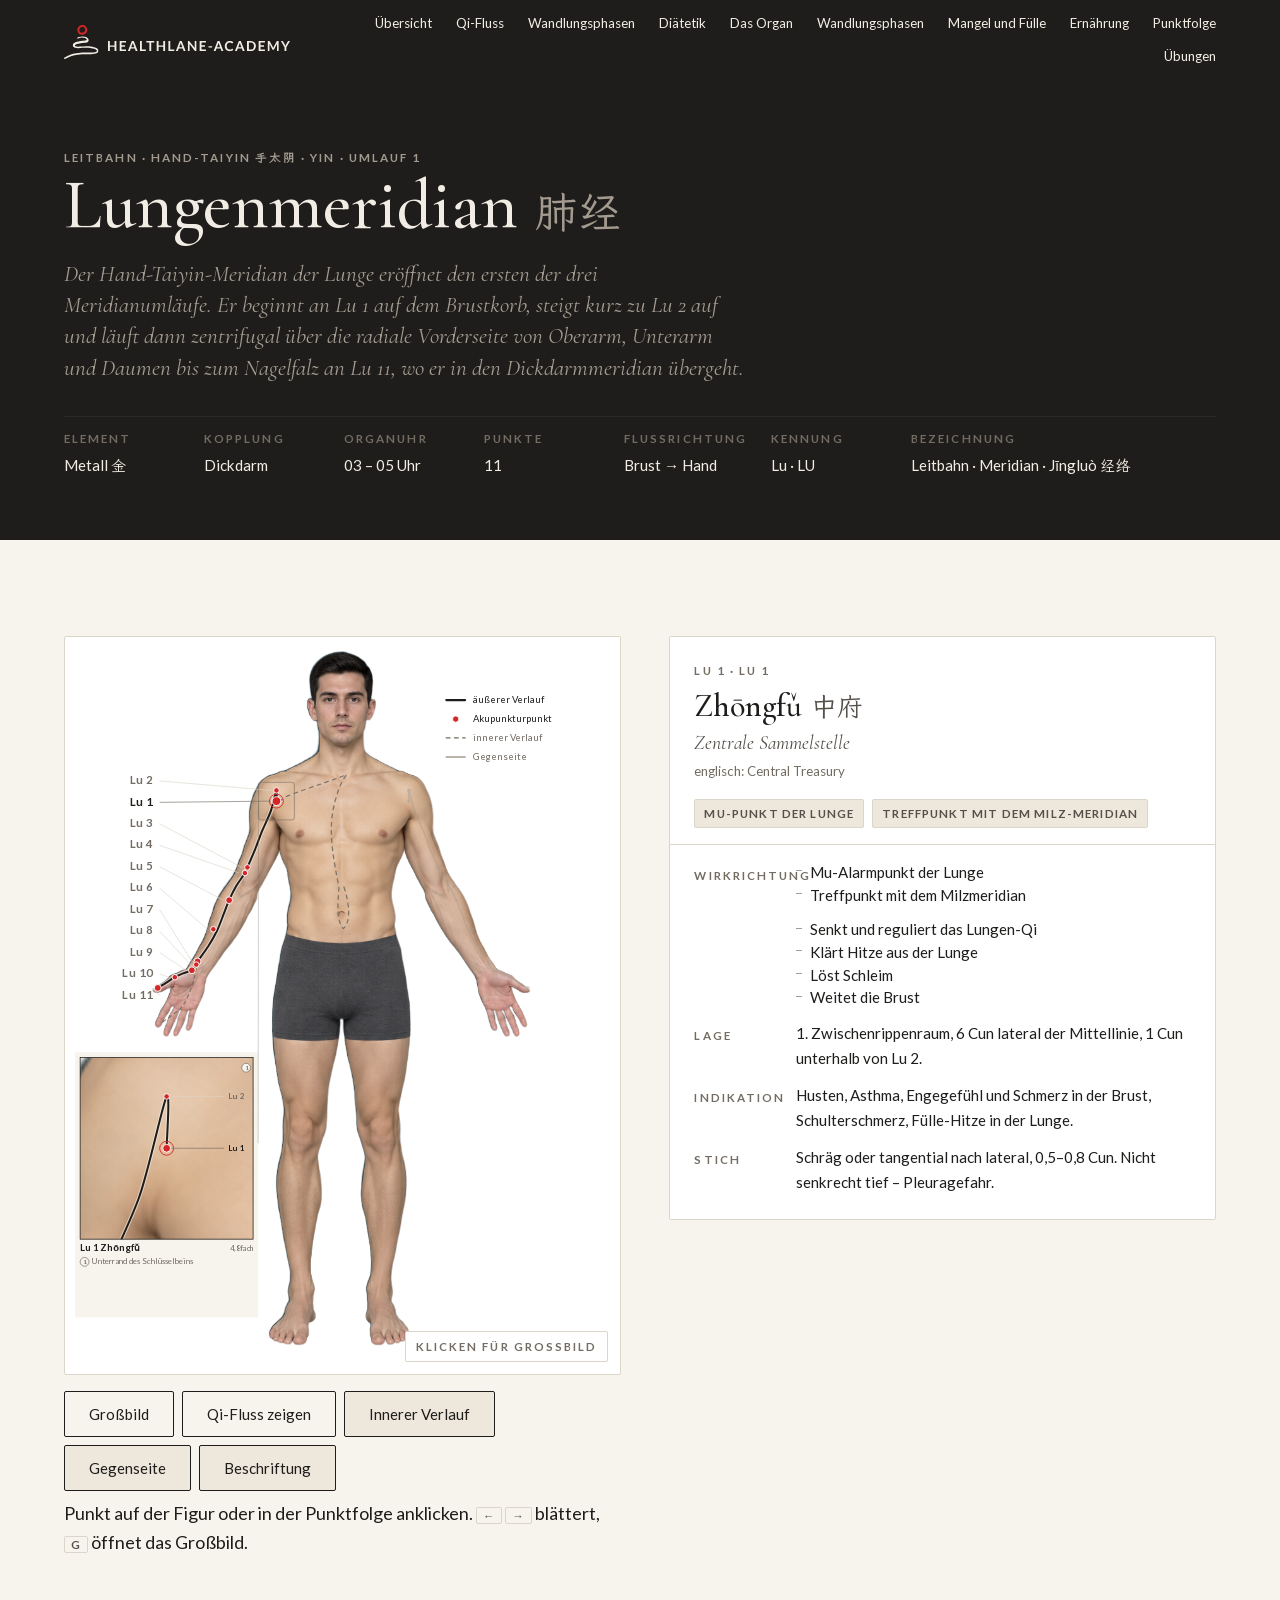
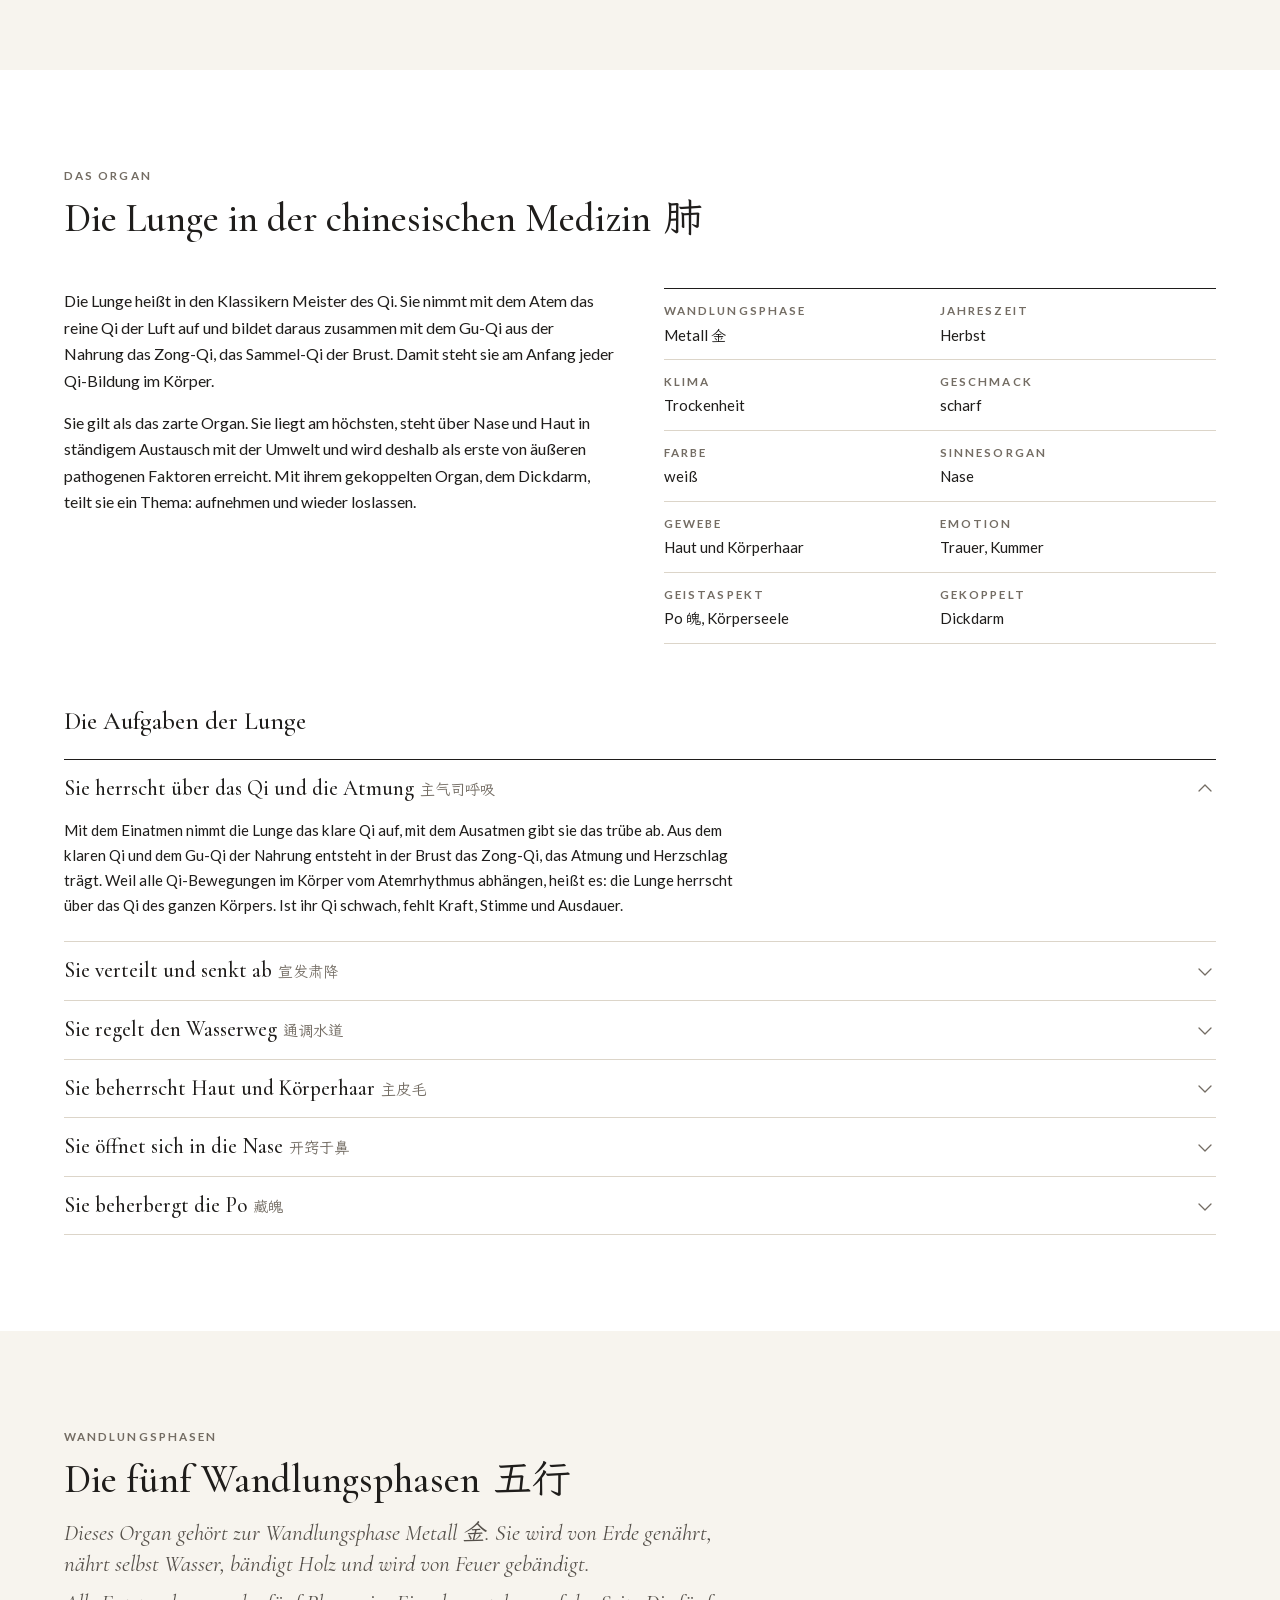
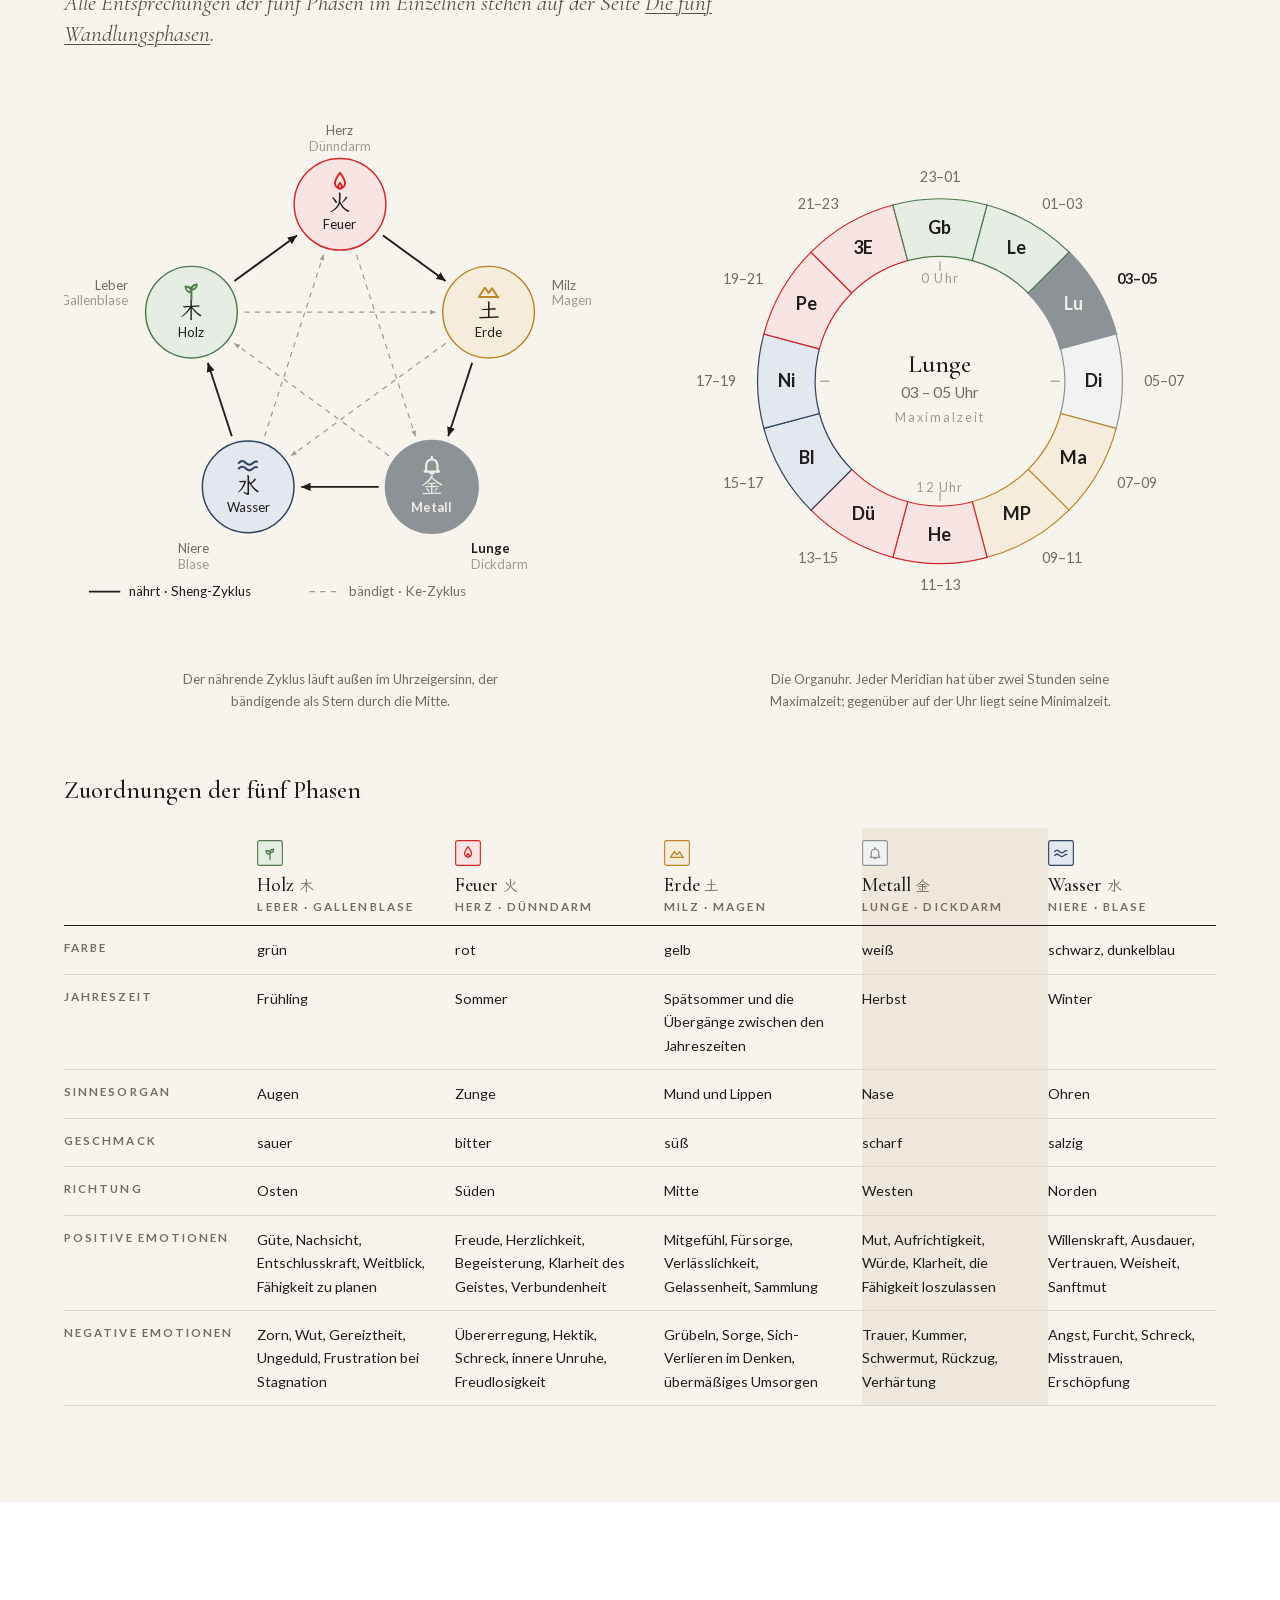
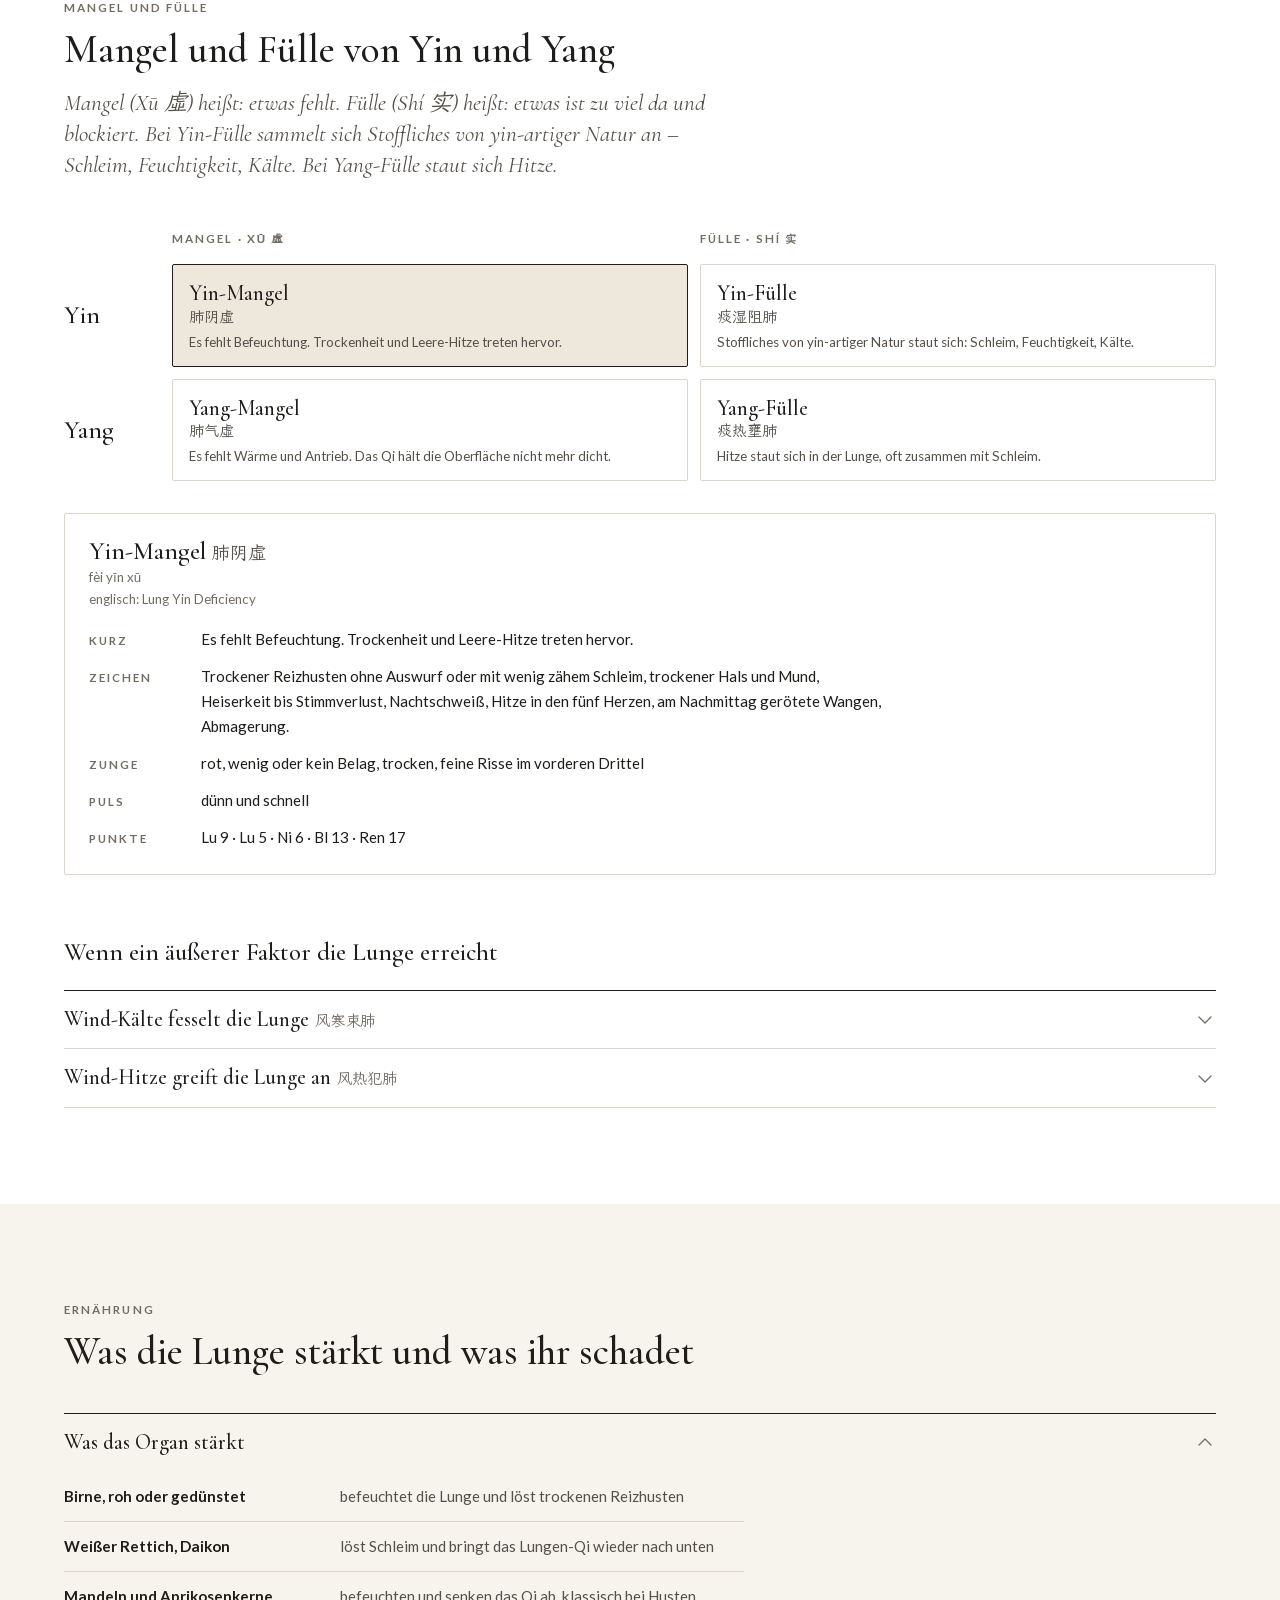
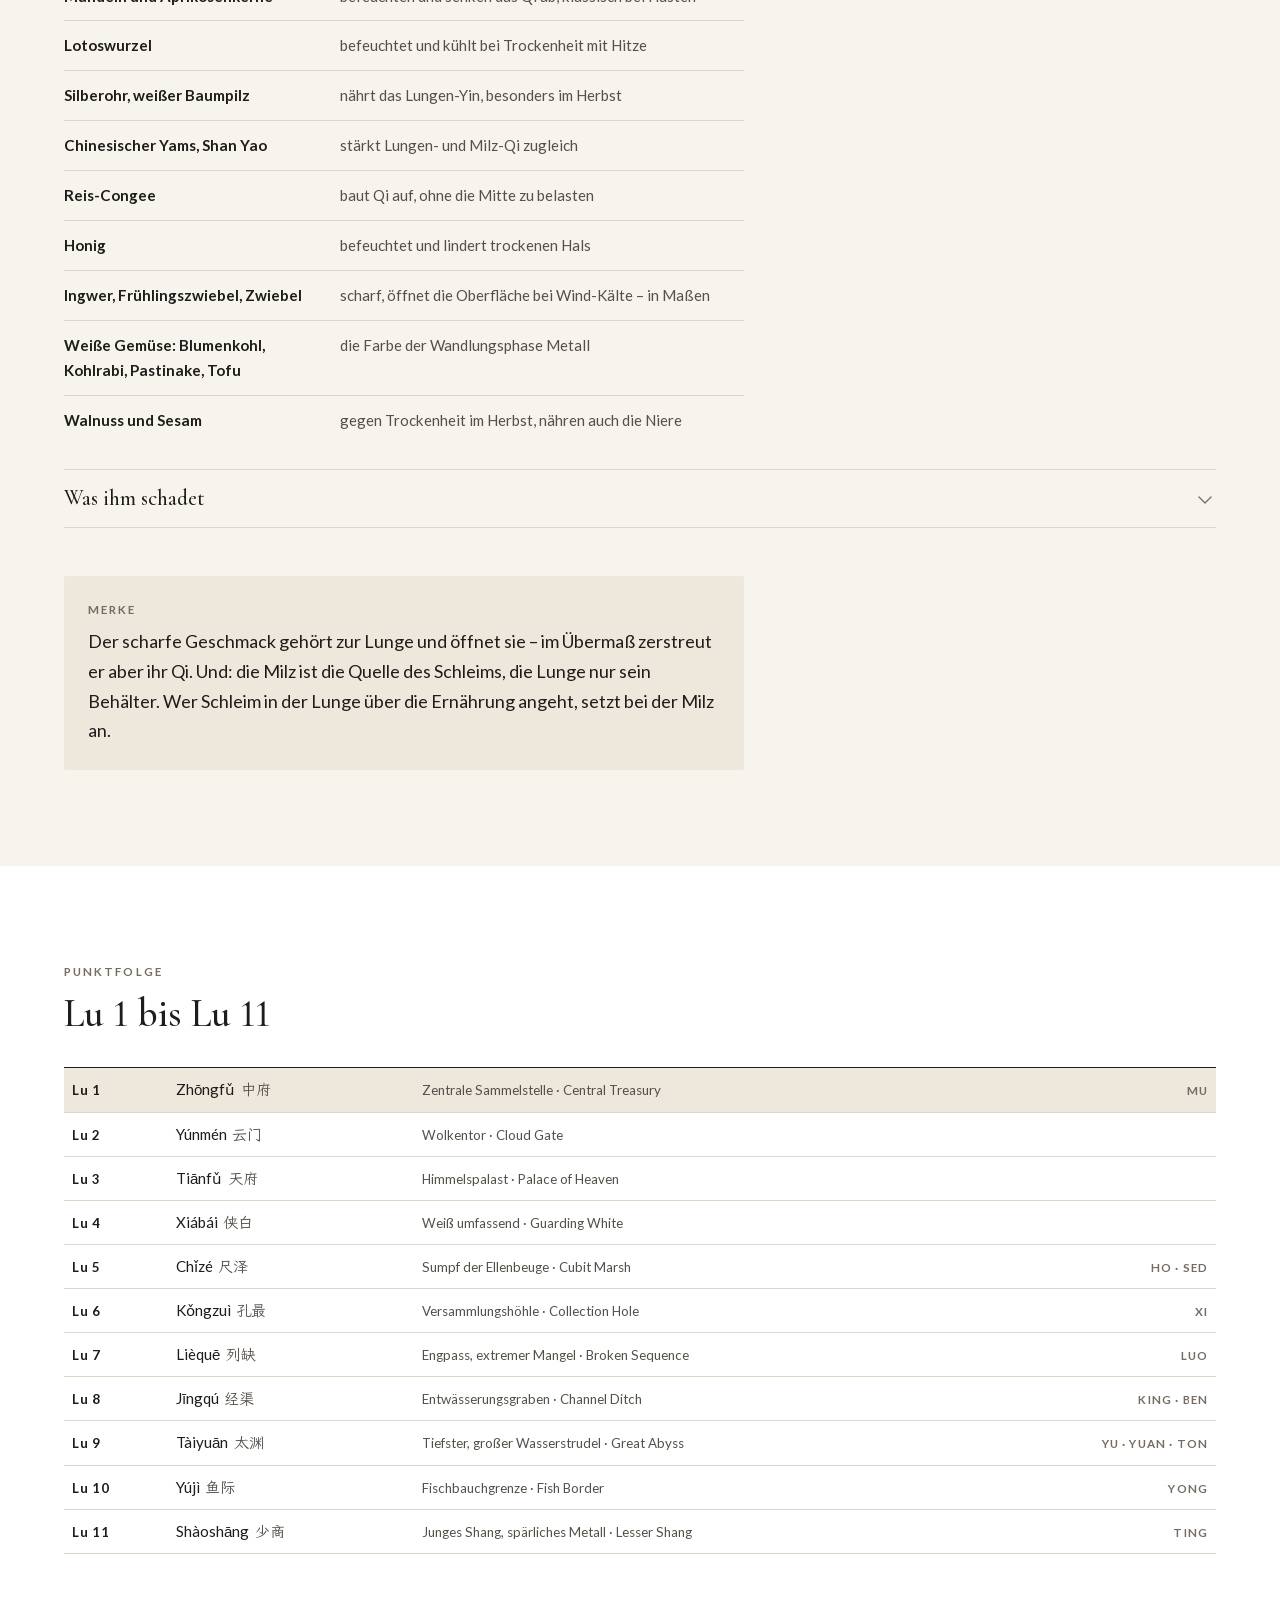
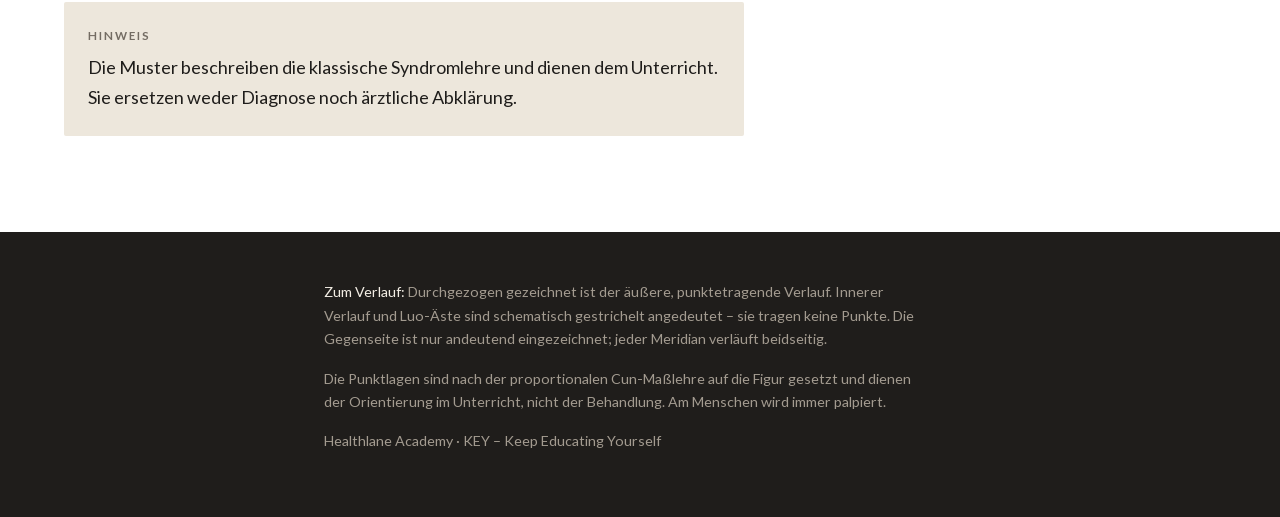
<file: meridian.html>
<!doctype html>
<html lang="de">
<head>
<meta charset="utf-8">
<meta name="viewport" content="width=device-width, initial-scale=1, viewport-fit=cover">
<title>Meridian – Healthlane Academy</title>
<link rel="stylesheet" href="fonts/fonts.css">
<link rel="stylesheet" href="css/app.css">
</head>
<body>

<div class="nav dunkel">
  <div class="inner">
    <a class="home" href="index.html" aria-label="Healthlane Academy, zur Übersicht">
      <img src="img/marke/hla-logo-horizontal-negativ.svg" alt="Healthlane Academy">
    </a>
    <nav>
      <a href="index.html">Übersicht</a>
      <a href="qifluss.html">Qi-Fluss</a>
      <a href="wandlungsphasen.html">Wandlungsphasen</a>
      <a href="diaetetik.html">Diätetik</a>
      <a href="#organ">Das Organ</a>
      <a href="#phasen">Wandlungsphasen</a>
      <a href="#zustaende">Mangel und Fülle</a>
      <a href="#ernaehrung">Ernährung</a>
      <a href="#folge">Punktfolge</a>
      <a href="index.html#uebungen">Übungen</a>
    </nav>
  </div>
</div>

<header class="dunkel hero">
  <div class="inner">
    <p class="label" id="hKanal">&nbsp;</p>
    <h1 id="hTitel">&nbsp;</h1>
    <p class="lead" id="hIntro"></p>
    <ul class="meta" id="hMeta"></ul>
  </div>
</header>

<section class="papier">
  <div class="inner">
    <div class="tafel-grid">
      <div>
        <div class="tafel" id="tafel" role="button" tabindex="0"
             aria-label="Meridiantafel vergrößern">
          <svg id="plate" xmlns="http://www.w3.org/2000/svg"></svg>
          <span class="grossbild-hinweis">Klicken für Großbild</span>
        </div>
        <div class="werkzeuge">
          <button id="btnGross" type="button">Großbild</button>
          <button id="btnFluss" type="button" aria-pressed="false">Qi-Fluss zeigen</button>
          <button id="btnInner" type="button" aria-pressed="true">Innerer Verlauf</button>
          <button id="btnMirror" type="button" aria-pressed="true">Gegenseite</button>
          <button id="btnLabels" type="button" aria-pressed="true">Beschriftung</button>
        </div>
        <p class="hinweis" style="margin-top:8px">
          Punkt auf der Figur oder in der Punktfolge anklicken.
          <kbd>←</kbd> <kbd>→</kbd> blättert, <kbd>G</kbd> öffnet das Großbild.
        </p>
      </div>

      <div id="punktSpalte">
        <div class="karte">
          <div class="punkt-kopf">
            <p class="punkt-kennung" id="dKennung">&nbsp;</p>
            <p class="punkt-name" id="dName">&nbsp;</p>
            <p class="punkt-de" id="dDe"></p>
            <p class="punkt-en" id="dEn"></p>
            <div class="merkmale" id="dMerkmale"></div>
          </div>
          <dl class="angaben">
            <dt>Wirkrichtung</dt><dd id="dWirkrichtung">–</dd>
            <dt>Lage</dt><dd id="dLage">–</dd>
            <dt>Indikation</dt><dd id="dWirkung">–</dd>
            <dt>Stich</dt><dd id="dStich">–</dd>
          </dl>
        </div>
      </div>
    </div>
  </div>
</section>

<section class="weiss" id="organ">
  <div class="inner">
    <p class="label" id="lblOrgan">Das Organ</p>
    <h2 id="oTitel" style="margin-top:12px">&nbsp;</h2>
    <div class="organ-grid" style="margin-top:48px">
      <div class="fliess" id="oText"></div>
      <div><dl class="eigenschaften" id="oEigenschaften"></dl></div>
    </div>
    <h3 style="margin:64px 0 0" id="oAufgabenTitel">&nbsp;</h3>
    <div class="falttafel" id="oAufgaben"></div>
  </div>
</section>

<section class="papier" id="phasen">
  <div class="inner">
    <p class="label">Wandlungsphasen</p>
    <h2 style="margin-top:12px">Die fünf Wandlungsphasen<span class="hanzi">五行</span></h2>
    <p class="lead" id="pLead"></p>
    <p class="lead" style="margin-top:8px">Alle Entsprechungen der fünf Phasen im Einzelnen stehen auf der Seite <a href="wandlungsphasen.html">Die fünf Wandlungsphasen</a>.</p>
    <div class="schaubilder" style="margin-top:48px">
      <figure>
        <svg id="svgWuxing" xmlns="http://www.w3.org/2000/svg"></svg>
        <figcaption>Der nährende Zyklus läuft außen im Uhrzeigersinn, der bändigende
        als Stern durch die Mitte.</figcaption>
      </figure>
      <figure>
        <svg id="svgUhr" xmlns="http://www.w3.org/2000/svg"></svg>
        <figcaption>Die Organuhr. Jeder Meridian hat über zwei Stunden seine Maximalzeit;
        gegenüber auf der Uhr liegt seine Minimalzeit.</figcaption>
      </figure>
    </div>
    <h3 style="margin:64px 0 24px">Zuordnungen der fünf Phasen</h3>
    <div class="tafel-scroll">
      <table class="zuordnung" id="tZuordnung"></table>
    </div>
  </div>
</section>

<section class="weiss" id="zustaende">
  <div class="inner">
    <p class="label" id="lblZustand">Mangel und Fülle</p>
    <h2 id="zTitel" style="margin-top:12px">&nbsp;</h2>
    <p class="lead" id="zHinweis"></p>
    <div class="matrix" style="margin-top:48px">
      <div class="matrix-kopf"></div>
      <div class="matrix-kopf">Mangel · Xū 虚</div>
      <div class="matrix-kopf">Fülle · Shí 实</div>
      <div class="matrix-zeile">Yin</div>
      <button class="matrix-feld" type="button" data-feld="0"></button>
      <button class="matrix-feld" type="button" data-feld="2"></button>
      <div class="matrix-zeile">Yang</div>
      <button class="matrix-feld" type="button" data-feld="1"></button>
      <button class="matrix-feld" type="button" data-feld="3"></button>
    </div>
    <div class="karte zustand" id="zDetail" style="margin-top:32px"></div>

    <h3 style="margin:64px 0 0" id="aeTitel">&nbsp;</h3>
    <div class="falttafel" id="oAeussere"></div>
  </div>
</section>

<section class="papier" id="ernaehrung">
  <div class="inner">
    <p class="label" id="lblNahrung">Ernährung</p>
    <h2 id="nTitel" style="margin-top:12px">&nbsp;</h2>
    <div class="falttafel" style="margin-top:40px" id="nFalt"></div>
    <div class="merkkasten" style="margin-top:48px">
      <p class="label">Merke</p>
      <p id="nHinweis" style="margin:0"></p>
    </div>
  </div>
</section>

<section class="weiss" id="folge">
  <div class="inner">
    <p class="label">Punktfolge</p>
    <h2 style="margin-top:12px" id="fTitel">&nbsp;</h2>
    <div class="folge" style="margin-top:32px">
      <ol id="ptListe"></ol>
    </div>
    <div class="merkkasten" style="margin-top:48px">
      <p class="label">Hinweis</p>
      <p id="oHinweis" style="margin:0"></p>
    </div>
  </div>
</section>

<footer class="dunkel">
  <div class="inner fliess">
    <p><strong>Zum Verlauf:</strong> Durchgezogen gezeichnet ist der äußere, punktetragende
    Verlauf. Innerer Verlauf und Luo-Äste sind schematisch gestrichelt angedeutet – sie tragen
    keine Punkte. Die Gegenseite ist nur andeutend eingezeichnet; jeder Meridian verläuft beidseitig.</p>
    <p>Die Punktlagen sind nach der proportionalen Cun-Maßlehre auf die Figur gesetzt und dienen
    der Orientierung im Unterricht, nicht der Behandlung. Am Menschen wird immer palpiert.</p>
    <p>Healthlane Academy · KEY – Keep Educating Yourself</p>
  </div>
</footer>

<div class="grossbild" id="grossbild" role="dialog" aria-modal="true" aria-label="Großbild">
  <div class="grossbild-kopf">
    <span class="titel" id="gTitel"></span>
    <span class="punkt-kennung" id="gPunkt" style="margin:0 0 0 16px"></span>
    <div class="werkzeuge">
      <button id="gAusschnitt" type="button" aria-pressed="false">Ausschnitt</button>
      <button id="gFluss" type="button" aria-pressed="false">Qi-Fluss</button>
      <button id="gSchliessen" class="primaer" type="button">Schließen</button>
    </div>
  </div>
  <div class="grossbild-buehne" id="gBuehne"></div>
</div>

<script src="js/engine.js"></script>
<script src="js/wuxing.js"></script>
<script src="data/katalog.js"></script>
<script src="data/wandlungsphasen.js"></script>
<script src="data/marken.js"></script>
<script src="data/skelette.js"></script>
<script src="js/app.js"></script>
</body>
</html>
</file>
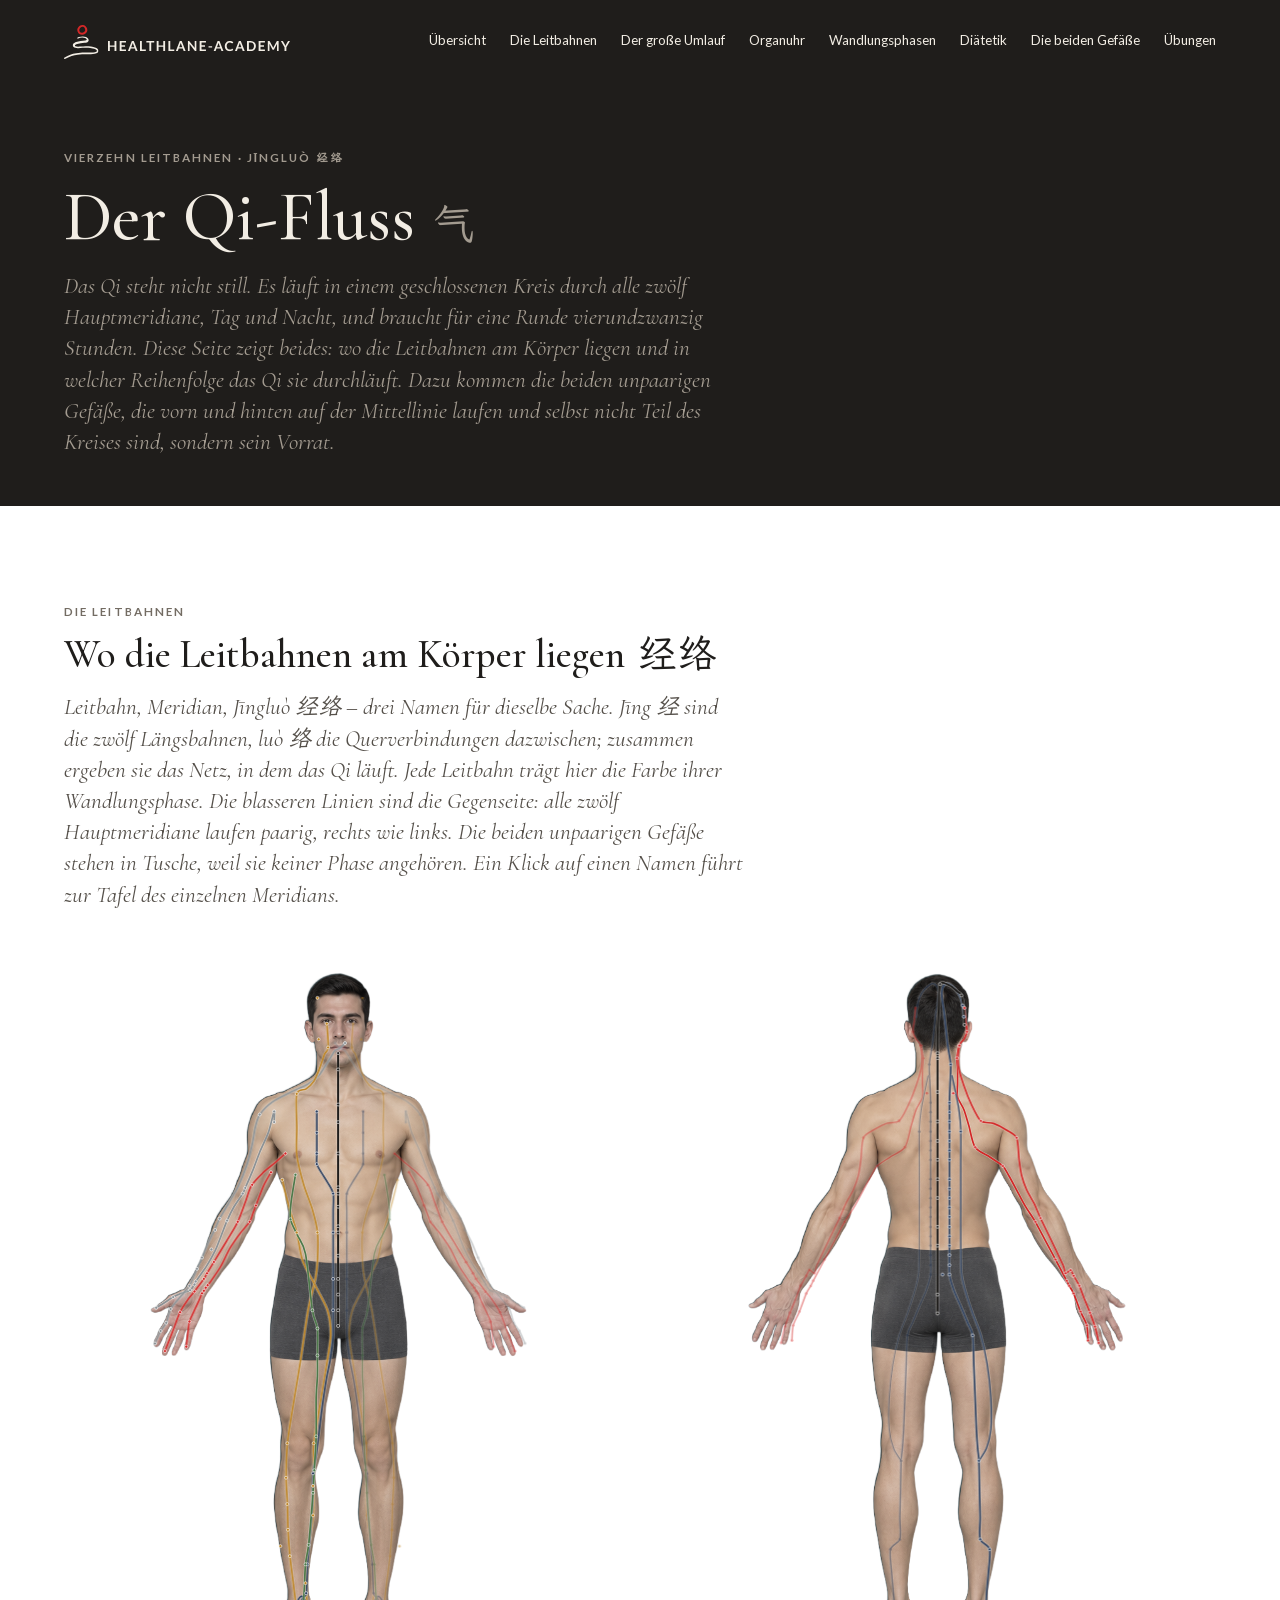
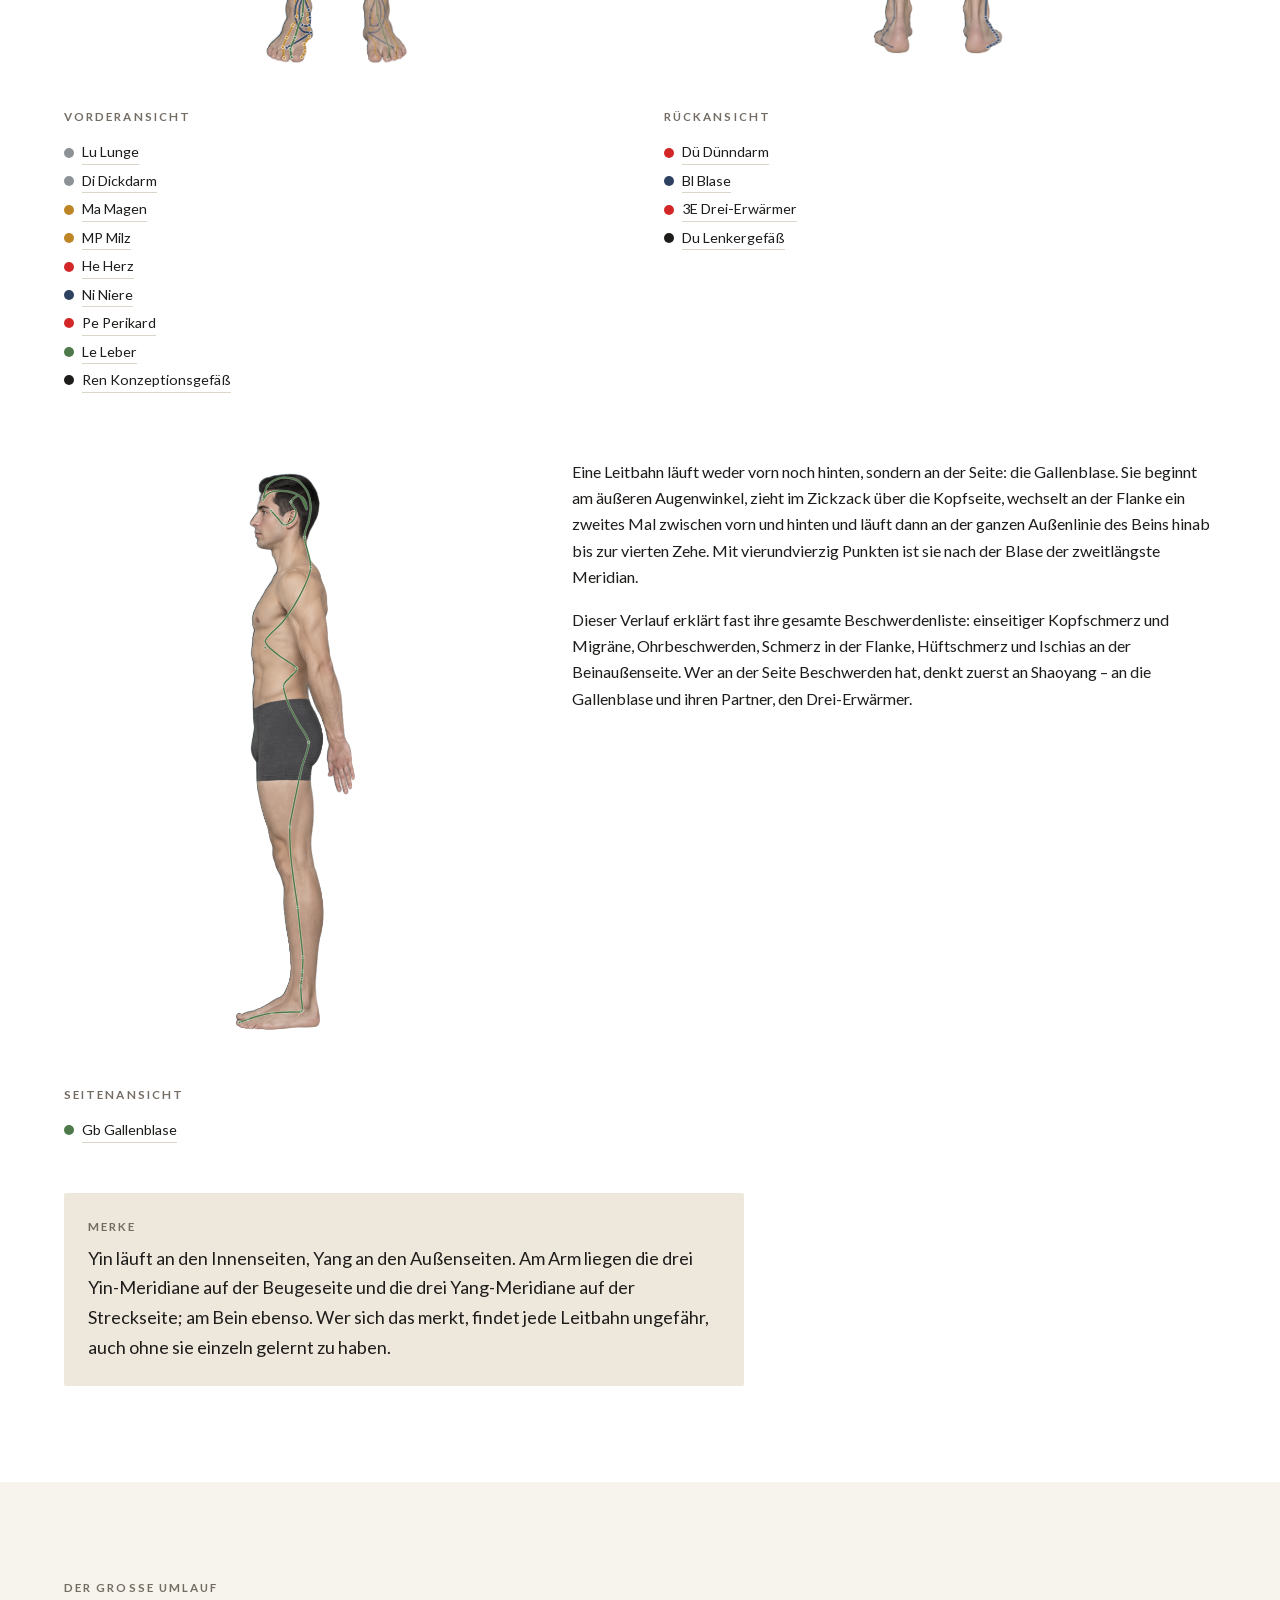
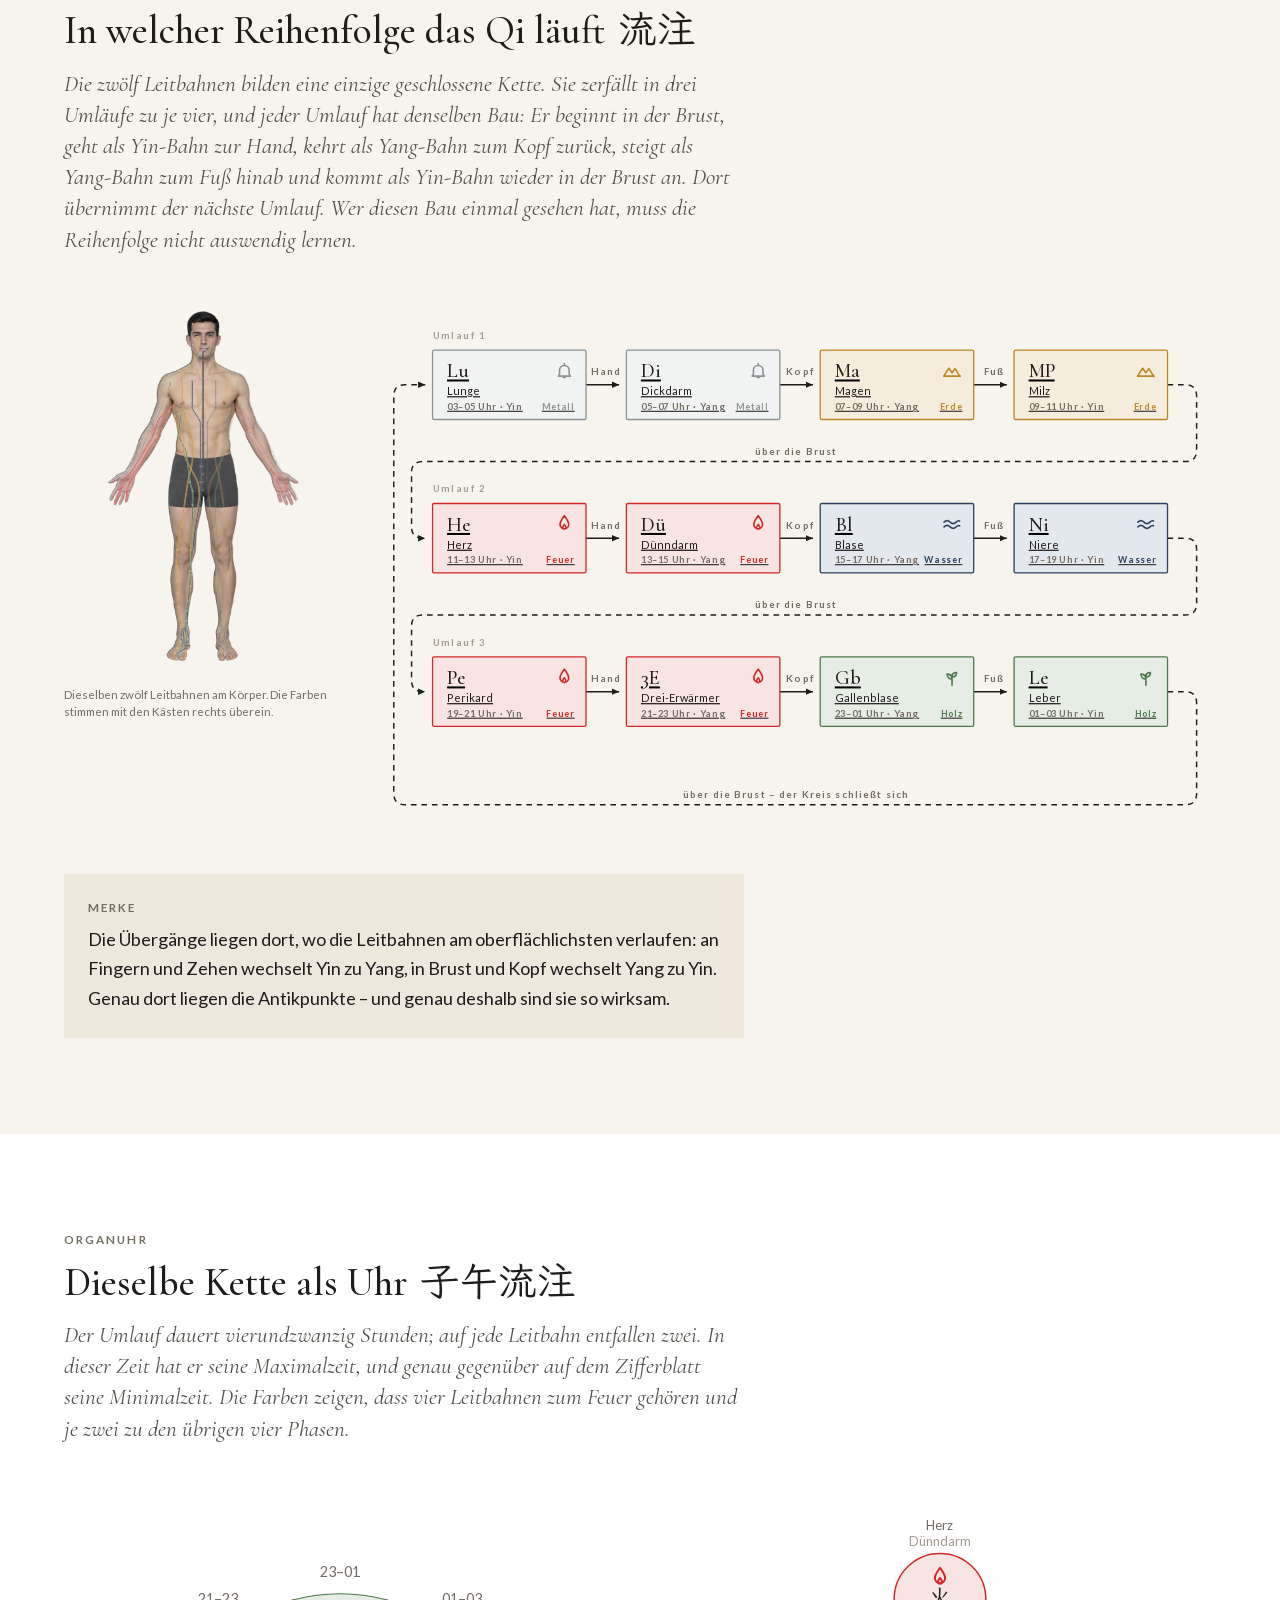
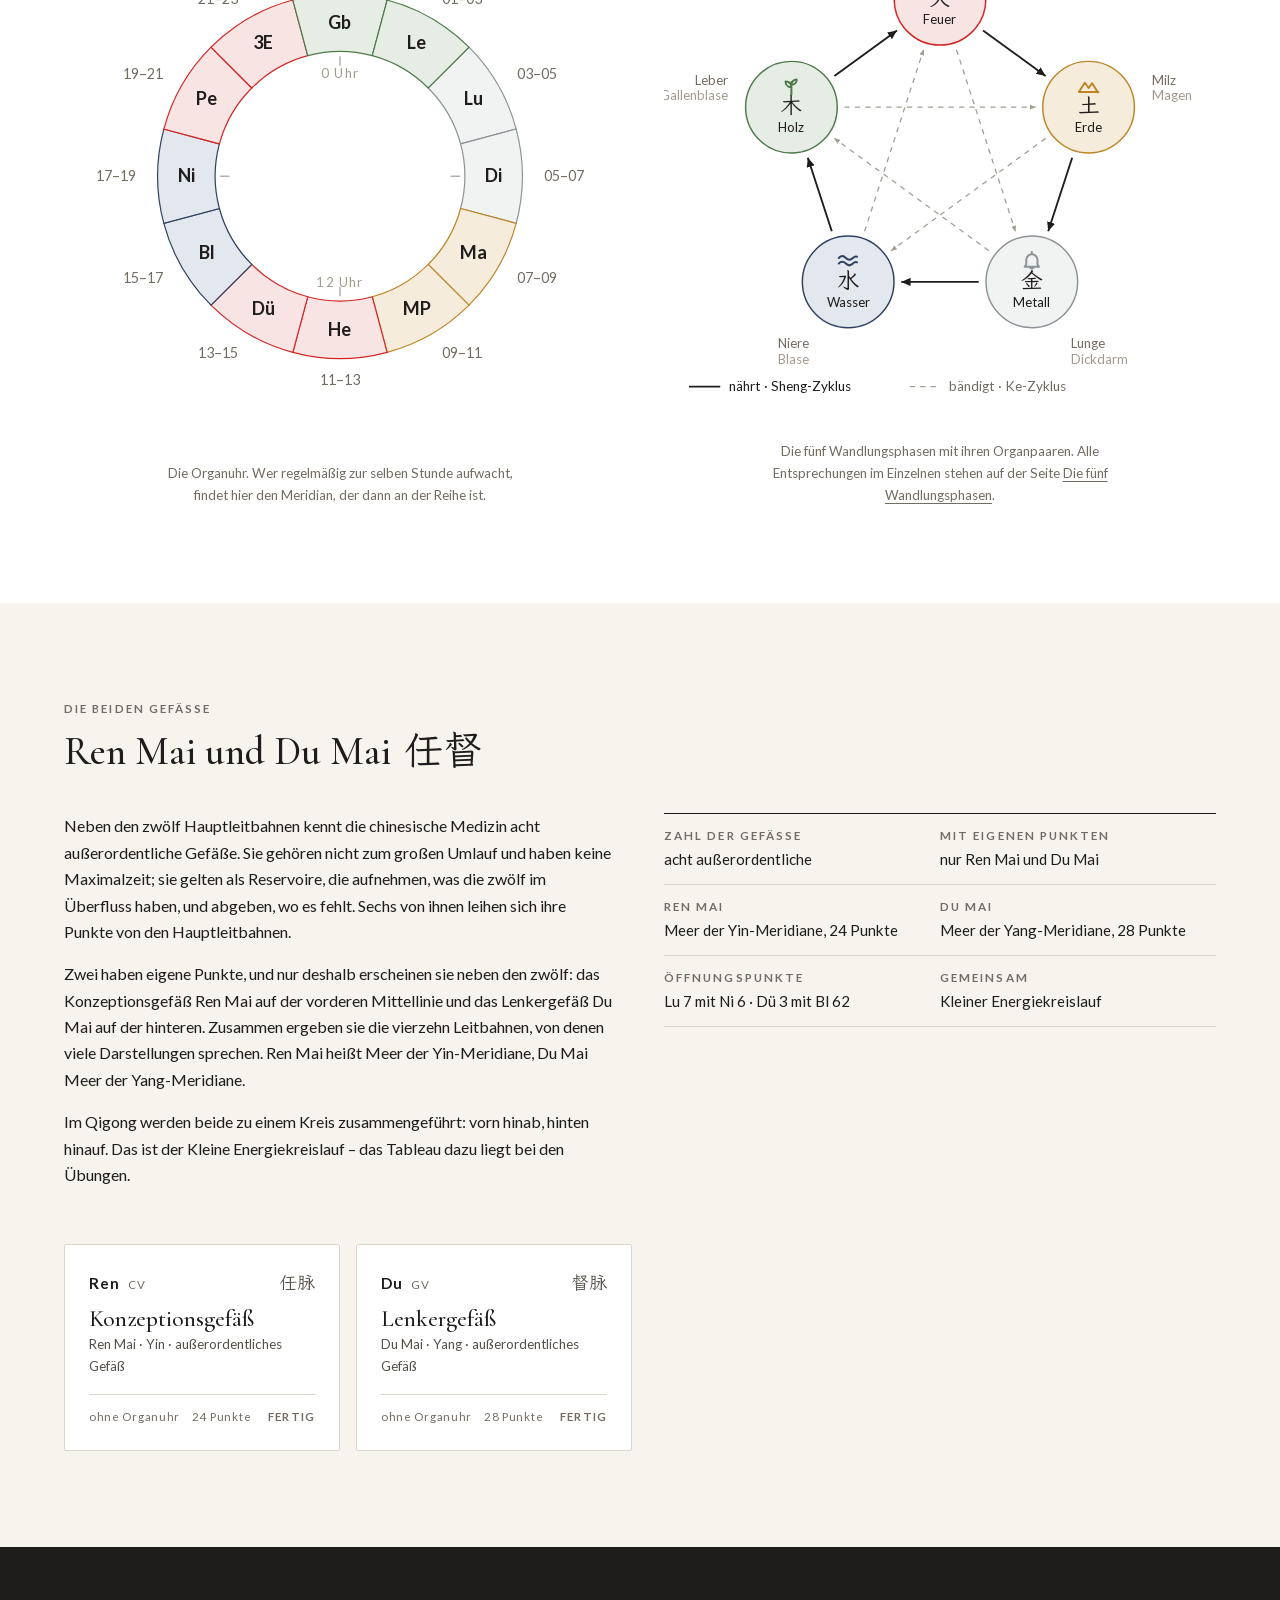
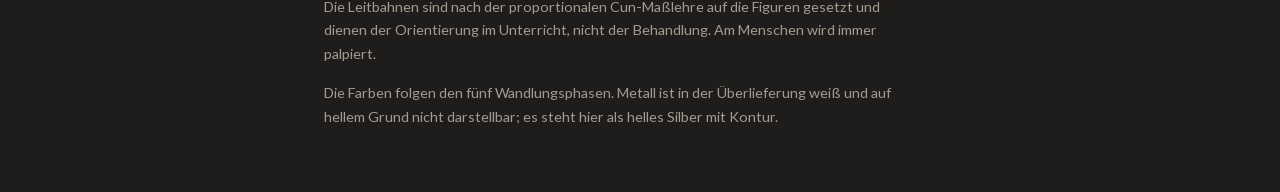
<file: qifluss.html>
<!doctype html>
<html lang="de">
<head>
<meta charset="utf-8">
<meta name="viewport" content="width=device-width, initial-scale=1, viewport-fit=cover">
<title>Der Qi-Fluss – Healthlane Academy</title>
<link rel="stylesheet" href="fonts/fonts.css">
<link rel="stylesheet" href="css/app.css">
</head>
<body>

<div class="nav dunkel">
  <div class="inner">
    <a class="home" href="index.html" aria-label="Healthlane Academy, zur Übersicht">
      <img src="img/marke/hla-logo-horizontal-negativ.svg" alt="Healthlane Academy">
    </a>
    <nav>
      <a href="index.html">Übersicht</a>
      <a href="#bahnen">Die Leitbahnen</a>
      <a href="#umlauf">Der große Umlauf</a>
      <a href="#uhr">Organuhr</a>
      <a href="wandlungsphasen.html">Wandlungsphasen</a>
      <a href="diaetetik.html">Diätetik</a>
      <a href="#gefaesse">Die beiden Gefäße</a>
      <a href="index.html#uebungen">Übungen</a>
    </nav>
  </div>
</div>

<header class="dunkel hero">
  <div class="inner">
    <p class="label">Vierzehn Leitbahnen · Jīngluò 经络</p>
    <h1 style="margin-top:12px">Der Qi-Fluss<span class="hanzi">气</span></h1>
    <p class="lead" id="hIntro">Das Qi steht nicht still. Es läuft in einem geschlossenen Kreis
    durch alle zwölf Hauptmeridiane, Tag und Nacht, und braucht für eine Runde
    vierundzwanzig Stunden. Diese Seite zeigt beides: wo die Leitbahnen am Körper liegen und
    in welcher Reihenfolge das Qi sie durchläuft. Dazu kommen die beiden unpaarigen
    Gefäße, die vorn und hinten auf der Mittellinie laufen und selbst nicht Teil des
    Kreises sind, sondern sein Vorrat.</p>
  </div>
</header>

<section class="weiss" id="bahnen">
  <div class="inner">
    <p class="label">Die Leitbahnen</p>
    <h2 style="margin-top:12px">Wo die Leitbahnen am Körper liegen<span class="hanzi">经络</span></h2>
    <p class="lead">Leitbahn, Meridian, Jīngluò 经络 – drei Namen für dieselbe Sache. Jīng 经 sind die zwölf Längsbahnen, luò 络 die Querverbindungen dazwischen; zusammen ergeben sie das Netz, in dem das Qi läuft. Jede Leitbahn trägt hier die Farbe ihrer Wandlungsphase. Die blasseren Linien sind
    die Gegenseite: alle zwölf Hauptmeridiane laufen paarig, rechts wie links. Die beiden
    unpaarigen Gefäße stehen in Tusche, weil sie keiner Phase angehören. Ein Klick auf einen
    Namen führt zur Tafel des einzelnen Meridians.</p>

    <div class="bahnen-grid" style="margin-top:48px">
      <figure>
        <svg id="svgFront" xmlns="http://www.w3.org/2000/svg"></svg>
        <figcaption>Vorderansicht<ul class="bahnen-liste" id="legFront"></ul></figcaption>
      </figure>
      <figure>
        <svg id="svgBack" xmlns="http://www.w3.org/2000/svg"></svg>
        <figcaption>Rückansicht<ul class="bahnen-liste" id="legBack"></ul></figcaption>
      </figure>
    </div>

    <div class="bahnen-seite" style="margin-top:64px">
      <figure>
        <svg id="svgSide" xmlns="http://www.w3.org/2000/svg"></svg>
        <figcaption>Seitenansicht<ul class="bahnen-liste" id="legSide"></ul></figcaption>
      </figure>
      <div class="fliess">
        <p>Eine Leitbahn läuft weder vorn noch hinten, sondern an der Seite: die Gallenblase.
        Sie beginnt am äußeren Augenwinkel, zieht im Zickzack über die Kopfseite, wechselt
        an der Flanke ein zweites Mal zwischen vorn und hinten und läuft dann an der ganzen
        Außenlinie des Beins hinab bis zur vierten Zehe. Mit vierundvierzig Punkten ist sie
        nach der Blase der zweitlängste Meridian.</p>
        <p>Dieser Verlauf erklärt fast ihre gesamte Beschwerdenliste: einseitiger
        Kopfschmerz und Migräne, Ohrbeschwerden, Schmerz in der Flanke, Hüftschmerz und
        Ischias an der Beinaußenseite. Wer an der Seite Beschwerden hat, denkt zuerst an
        Shaoyang – an die Gallenblase und ihren Partner, den Drei-Erwärmer.</p>
      </div>
    </div>

    <div class="merkkasten" style="margin-top:48px">
      <p class="label">Merke</p>
      <p style="margin:0">Yin läuft an den Innenseiten, Yang an den Außenseiten. Am Arm liegen
      die drei Yin-Meridiane auf der Beugeseite und die drei Yang-Meridiane auf der
      Streckseite; am Bein ebenso. Wer sich das merkt, findet jede Leitbahn ungefähr, auch ohne
      sie einzeln gelernt zu haben.</p>
    </div>
  </div>
</section>

<section class="papier" id="umlauf">
  <div class="inner">
    <p class="label">Der große Umlauf</p>
    <h2 style="margin-top:12px">In welcher Reihenfolge das Qi läuft<span class="hanzi">流注</span></h2>
    <p class="lead">Die zwölf Leitbahnen bilden eine einzige geschlossene Kette. Sie zerfällt in
    drei Umläufe zu je vier, und jeder Umlauf hat denselben Bau: Er beginnt in der Brust, geht
    als Yin-Bahn zur Hand, kehrt als Yang-Bahn zum Kopf zurück, steigt als Yang-Bahn zum Fuß
    hinab und kommt als Yin-Bahn wieder in der Brust an. Dort übernimmt der nächste Umlauf.
    Wer diesen Bau einmal gesehen hat, muss die Reihenfolge nicht auswendig lernen.</p>

    <div class="umlauf-grid" style="margin-top:48px">
      <figure>
        <svg id="svgFigurUmlauf" xmlns="http://www.w3.org/2000/svg"></svg>
        <figcaption>Dieselben zwölf Leitbahnen am Körper. Die Farben stimmen mit den Kästen
        rechts überein.</figcaption>
      </figure>
      <div class="tafel-scroll">
        <svg id="svgUmlauf" xmlns="http://www.w3.org/2000/svg" style="min-width:760px"></svg>
      </div>
    </div>

    <div class="merkkasten" style="margin-top:48px">
      <p class="label">Merke</p>
      <p style="margin:0">Die Übergänge liegen dort, wo die Leitbahnen am oberflächlichsten
      verlaufen: an Fingern und Zehen wechselt Yin zu Yang, in Brust und Kopf wechselt Yang zu
      Yin. Genau dort liegen die Antikpunkte – und genau deshalb sind sie so wirksam.</p>
    </div>
  </div>
</section>

<section class="weiss" id="uhr">
  <div class="inner">
    <p class="label">Organuhr</p>
    <h2 style="margin-top:12px">Dieselbe Kette als Uhr<span class="hanzi">子午流注</span></h2>
    <p class="lead">Der Umlauf dauert vierundzwanzig Stunden; auf jede Leitbahn entfallen zwei.
    In dieser Zeit hat er seine Maximalzeit, und genau gegenüber auf dem Zifferblatt seine
    Minimalzeit. Die Farben zeigen, dass vier Leitbahnen zum Feuer gehören und je zwei zu den
    übrigen vier Phasen.</p>
    <div class="schaubilder" style="margin-top:48px">
      <figure>
        <svg id="svgUhrBild" xmlns="http://www.w3.org/2000/svg"></svg>
        <figcaption>Die Organuhr. Wer regelmäßig zur selben Stunde aufwacht, findet hier den
        Meridian, der dann an der Reihe ist.</figcaption>
      </figure>
      <figure>
        <svg id="svgWuxingBild" xmlns="http://www.w3.org/2000/svg"></svg>
        <figcaption>Die fünf Wandlungsphasen mit ihren Organpaaren. Alle Entsprechungen im
        Einzelnen stehen auf der Seite <a href="wandlungsphasen.html">Die fünf
        Wandlungsphasen</a>.</figcaption>
      </figure>
    </div>
  </div>
</section>

<section class="papier" id="gefaesse">
  <div class="inner">
    <p class="label">Die beiden Gefäße</p>
    <h2 style="margin-top:12px">Ren Mai und Du Mai<span class="hanzi">任督</span></h2>
    <div class="organ-grid" style="margin-top:40px">
      <div class="fliess">
        <p>Neben den zwölf Hauptleitbahnen kennt die chinesische Medizin acht außerordentliche
        Gefäße. Sie gehören nicht zum großen Umlauf und haben keine Maximalzeit; sie gelten als
        Reservoire, die aufnehmen, was die zwölf im Überfluss haben, und abgeben, wo es fehlt.
        Sechs von ihnen leihen sich ihre Punkte von den Hauptleitbahnen.</p>
        <p>Zwei haben eigene Punkte, und nur deshalb erscheinen sie neben den zwölf: das
        Konzeptionsgefäß Ren Mai auf der vorderen Mittellinie und das Lenkergefäß Du Mai auf der
        hinteren. Zusammen ergeben sie die vierzehn Leitbahnen, von denen viele Darstellungen
        sprechen. Ren Mai heißt Meer der Yin-Meridiane, Du Mai Meer der Yang-Meridiane.</p>
        <p>Im Qigong werden beide zu einem Kreis zusammengeführt: vorn hinab, hinten hinauf.
        Das ist der Kleine Energiekreislauf – das Tableau dazu liegt bei den Übungen.</p>
      </div>
      <div><dl class="eigenschaften" id="gMeta"></dl></div>
    </div>
    <div class="karten" style="margin-top:40px" id="gKarten"></div>
  </div>
</section>

<footer class="dunkel">
  <div class="inner fliess">
    <p>Die Leitbahnen sind nach der proportionalen Cun-Maßlehre auf die Figuren gesetzt und dienen
    der Orientierung im Unterricht, nicht der Behandlung. Am Menschen wird immer palpiert.</p>
    <p>Die Farben folgen den fünf Wandlungsphasen. Metall ist in der Überlieferung weiß und auf
    hellem Grund nicht darstellbar; es steht hier als helles Silber mit Kontur.</p>
  </div>
</footer>

<script src="js/engine.js"></script>
<script src="js/wuxing.js"></script>
<script src="js/qifluss.js"></script>
<script src="data/wandlungsphasen.js"></script>
<script src="data/katalog.js"></script>
<script src="data/lu.js"></script><script src="data/li.js"></script>
<script src="data/st.js"></script><script src="data/sp.js"></script>
<script src="data/ht.js"></script><script src="data/si.js"></script>
<script src="data/bl.js"></script><script src="data/ki.js"></script>
<script src="data/pc.js"></script><script src="data/te.js"></script>
<script src="data/gb.js"></script><script src="data/lr.js"></script>
<script src="data/ren.js"></script><script src="data/du.js"></script>
<script>
(function () {
  ["front", "back", "side"].forEach(function (v) {
    var id = "svg" + v.charAt(0).toUpperCase() + v.slice(1);
    QiFluss.bahnen(document.getElementById(id), v);
    QiFluss.bahnenLegende(document.getElementById("leg" + v.charAt(0).toUpperCase() + v.slice(1)), v);
  });
  QiFluss.umlauf(document.getElementById("svgUmlauf"));
  /* Kleine Figur neben dem Umlauf: nur die zwoelf Hauptleitbahnen der
     Vorderansicht, damit Farbe und Kasten zusammenfinden. */
  QiFluss.bahnen(document.getElementById("svgFigurUmlauf"), "front");
  Wuxing.organuhr(document.getElementById("svgUhrBild"), "");
  Wuxing.diagramm(document.getElementById("svgWuxingBild"), "");

  var meta = [
    ["Zahl der Gefäße", "acht außerordentliche"],
    ["Mit eigenen Punkten", "nur Ren Mai und Du Mai"],
    ["Ren Mai", "Meer der Yin-Meridiane, 24 Punkte"],
    ["Du Mai", "Meer der Yang-Meridiane, 28 Punkte"],
    ["Öffnungspunkte", "Lu 7 mit Ni 6 · Dü 3 mit Bl 62"],
    ["Gemeinsam", "Kleiner Energiekreislauf"]
  ];
  var dl = document.getElementById("gMeta");
  meta.forEach(function (r) {
    var d = document.createElement("div");
    var dt = document.createElement("dt"); dt.textContent = r[0];
    var dd = document.createElement("dd"); dd.textContent = r[1];
    d.appendChild(dt); d.appendChild(dd); dl.appendChild(d);
  });

  var host = document.getElementById("gKarten");
  window.MeridianKatalog.filter(function (m) { return m.umlauf === 4; }).forEach(function (m) {
    var a = document.createElement("a");
    a.className = "karte"; a.href = "meridian.html?m=" + m.id;
    var kopf = document.createElement("div"); kopf.className = "karte-kopf";
    var kurz = document.createElement("span"); kurz.className = "karte-kurz"; kurz.textContent = m.codeDe;
    var intl = document.createElement("span"); intl.className = "karte-int"; intl.textContent = m.code;
    var hz = document.createElement("span"); hz.className = "karte-han hanzi"; hz.textContent = m.han;
    kopf.appendChild(kurz); kopf.appendChild(intl); kopf.appendChild(hz);
    var h3 = document.createElement("h3"); h3.textContent = m.name;
    var z = document.createElement("p"); z.className = "zeile";
    z.textContent = m.channel + " · " + (m.yin ? "Yin" : "Yang") + " · außerordentliches Gefäß";
    var fuss = document.createElement("div"); fuss.className = "fuss";
    var u = document.createElement("span"); u.textContent = "ohne Organuhr";
    var p = document.createElement("span"); p.textContent = m.points + " Punkte";
    var st = document.createElement("span"); st.className = "stand"; st.textContent = "fertig";
    fuss.appendChild(u); fuss.appendChild(p); fuss.appendChild(st);
    a.appendChild(kopf); a.appendChild(h3); a.appendChild(z); a.appendChild(fuss);
    host.appendChild(a);
  });
})();
</script>
</body>
</html>
</file>
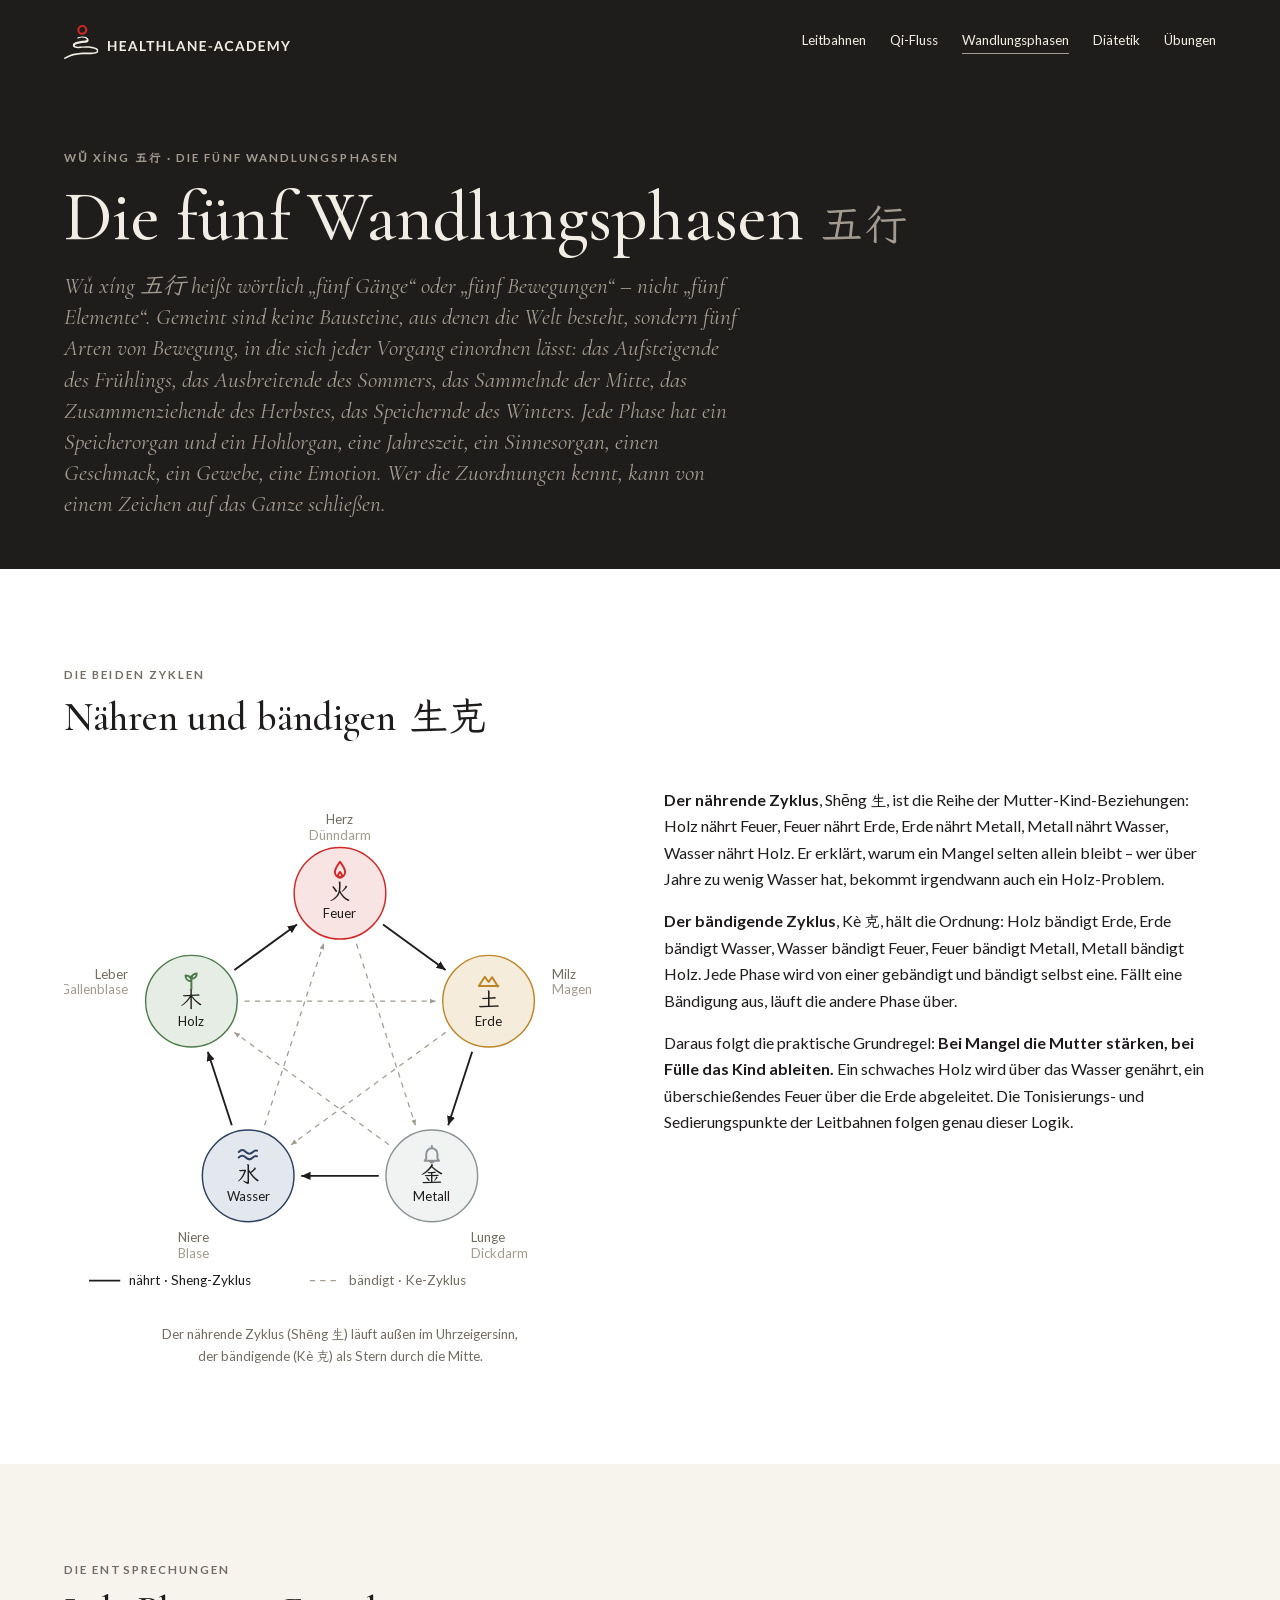
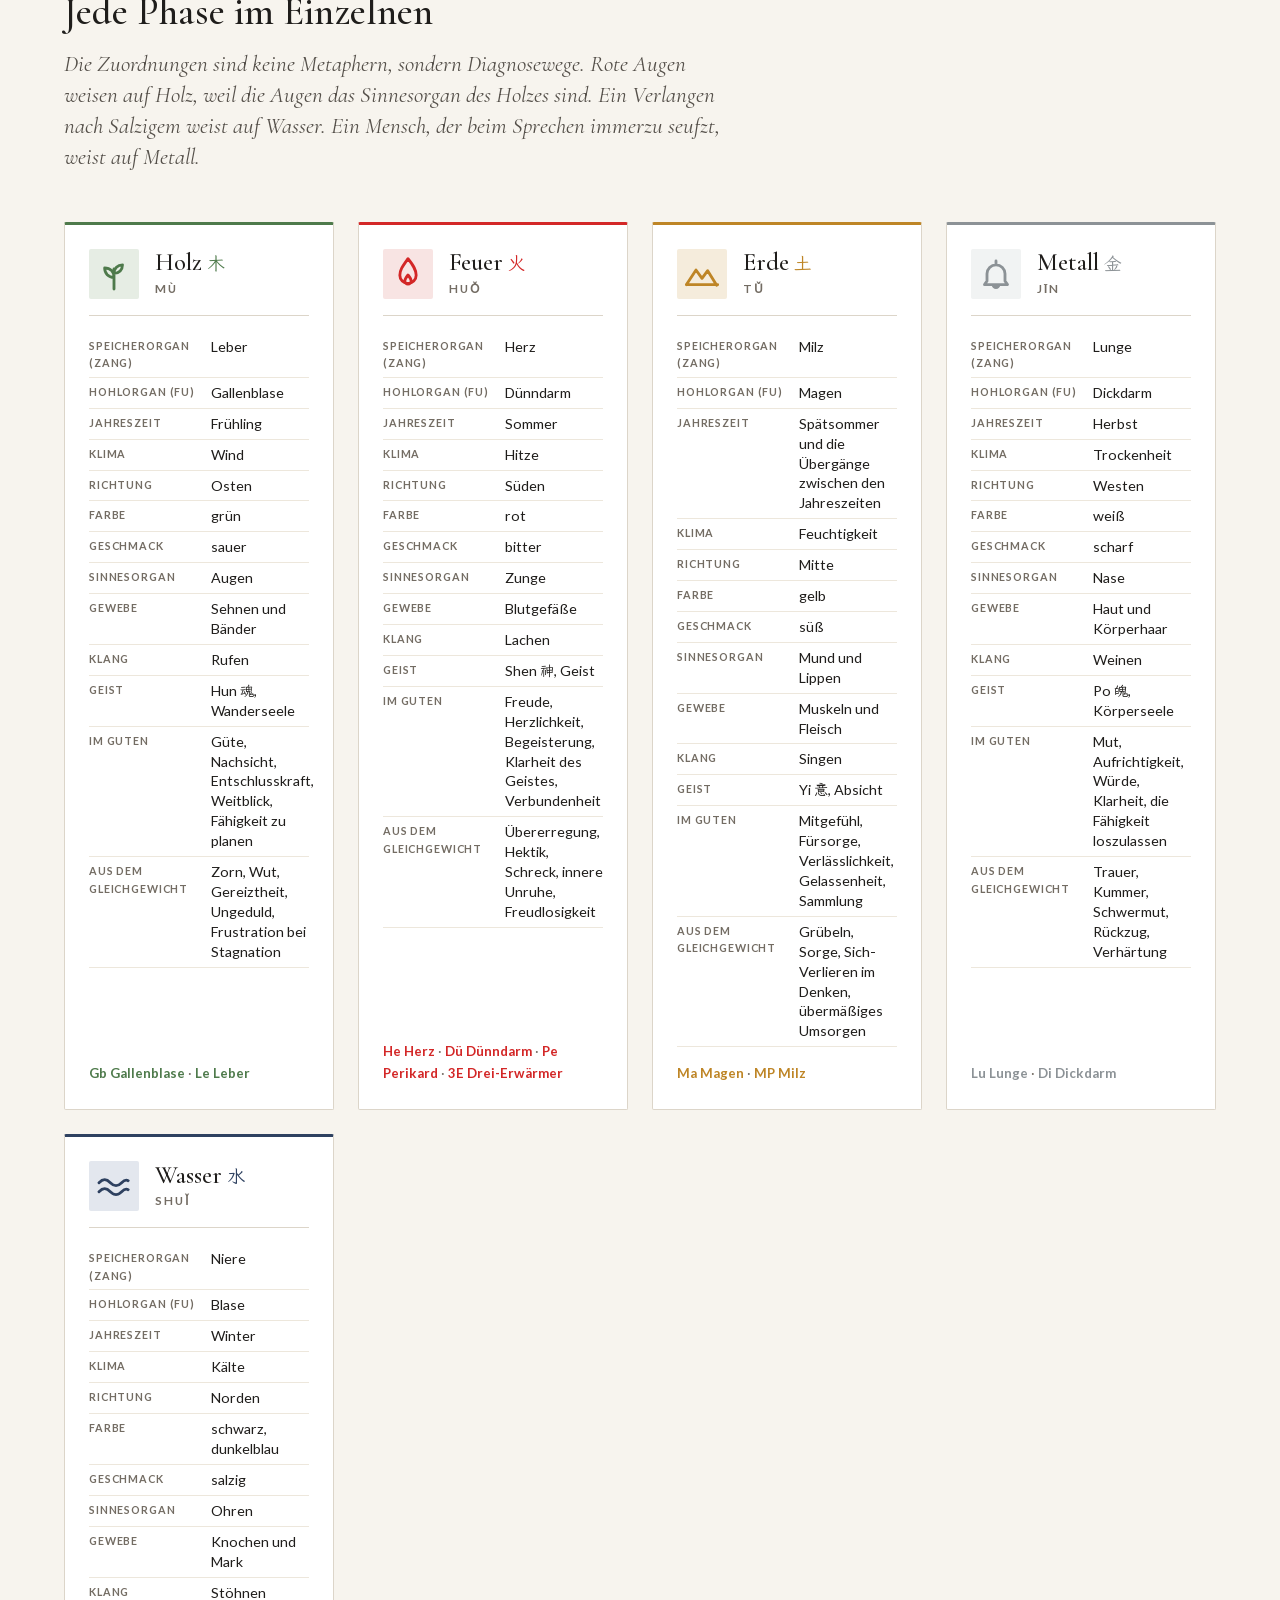
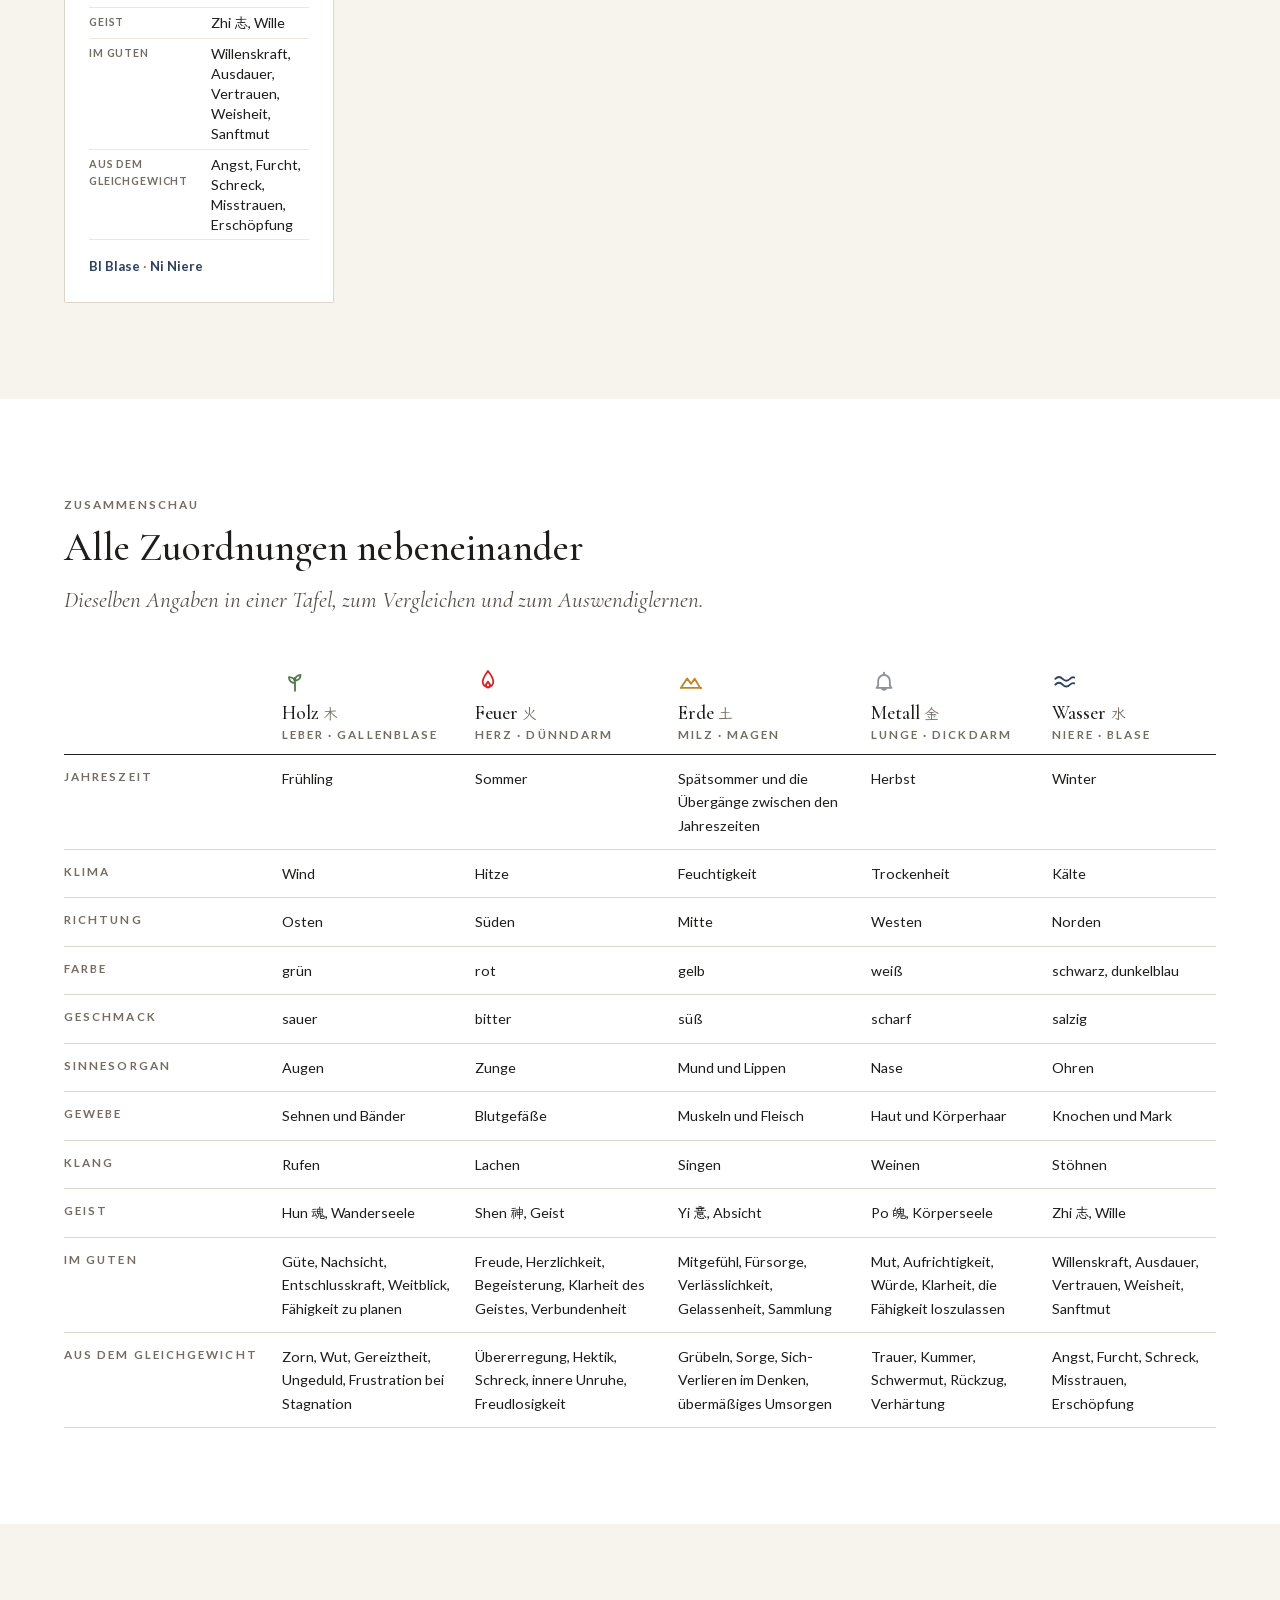
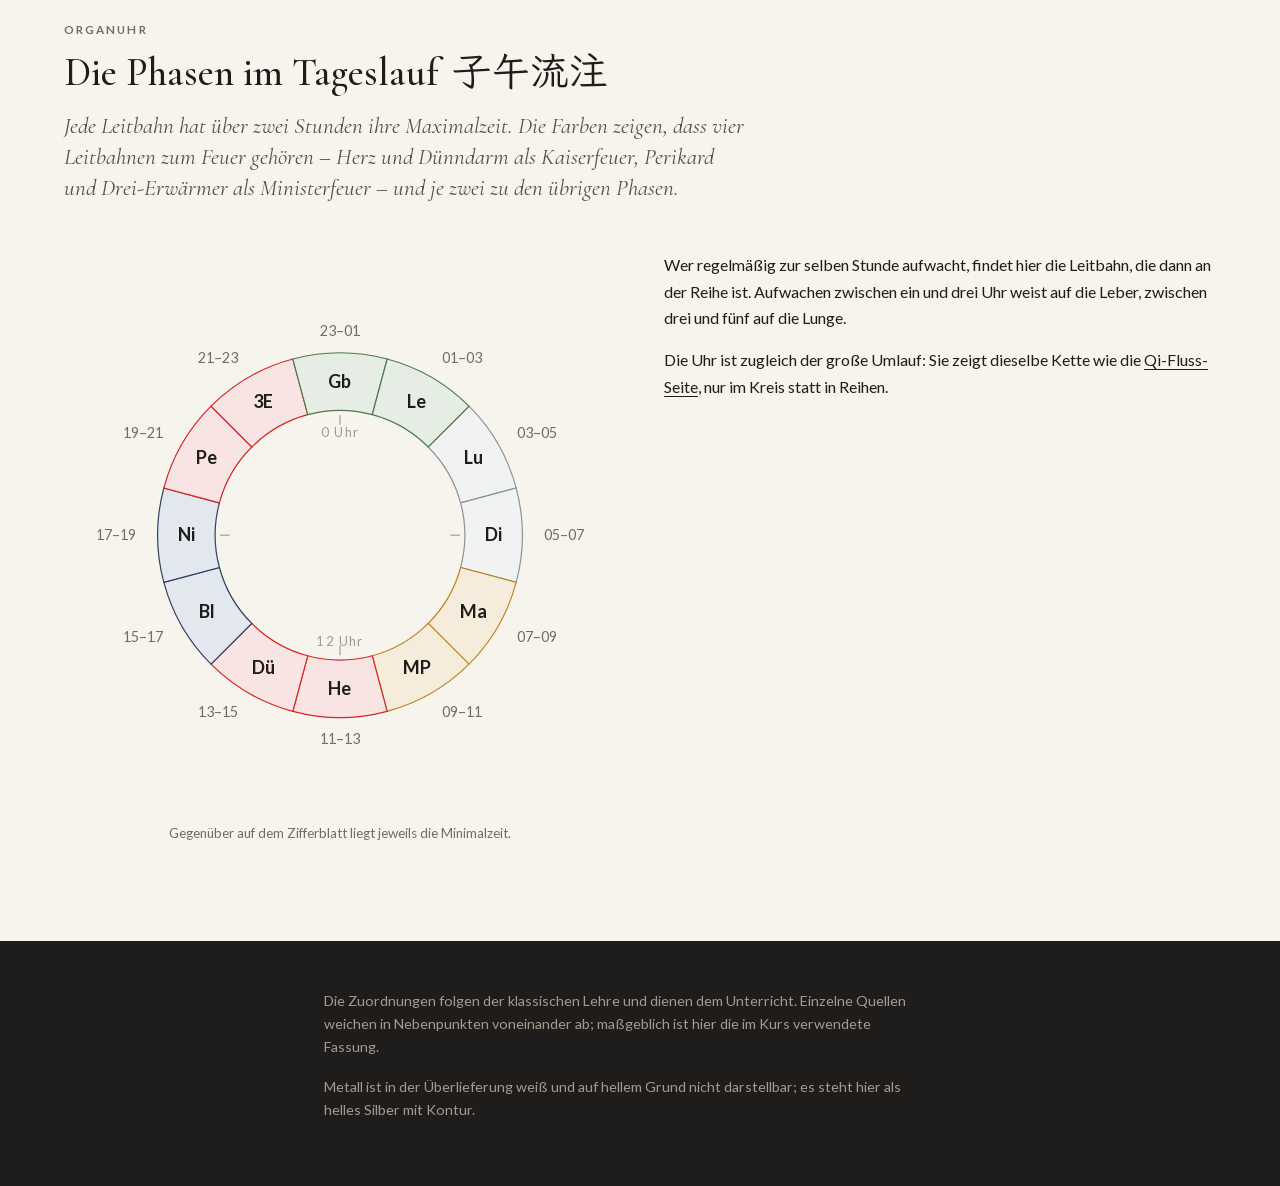
<file: wandlungsphasen.html>
<!doctype html>
<html lang="de">
<head>
<meta charset="utf-8">
<meta name="viewport" content="width=device-width, initial-scale=1, viewport-fit=cover">
<title>Die fünf Wandlungsphasen – Healthlane Academy</title>
<link rel="stylesheet" href="fonts/fonts.css">
<link rel="stylesheet" href="css/app.css">
</head>
<body>

<div class="nav dunkel">
  <div class="inner">
    <a class="home" href="index.html" aria-label="Healthlane Academy, zur Übersicht">
      <img src="img/marke/hla-logo-horizontal-negativ.svg" alt="Healthlane Academy">
    </a>
    <nav>
      <a href="index.html">Leitbahnen</a>
      <a href="qifluss.html">Qi-Fluss</a>
      <a href="wandlungsphasen.html" aria-current="page">Wandlungsphasen</a>
      <a href="diaetetik.html">Diätetik</a>
      <a href="index.html#uebungen">Übungen</a>
    </nav>
  </div>
</div>

<header class="dunkel hero">
  <div class="inner">
    <p class="label">Wǔ xíng 五行 · Die fünf Wandlungsphasen</p>
    <h1 style="margin-top:12px">Die fünf Wandlungsphasen<span class="hanzi">五行</span></h1>
    <p class="lead">Wǔ xíng 五行 heißt wörtlich „fünf Gänge“ oder „fünf Bewegungen“ – nicht
    „fünf Elemente“. Gemeint sind keine Bausteine, aus denen die Welt besteht, sondern fünf
    Arten von Bewegung, in die sich jeder Vorgang einordnen lässt: das Aufsteigende des
    Frühlings, das Ausbreitende des Sommers, das Sammelnde der Mitte, das Zusammenziehende
    des Herbstes, das Speichernde des Winters. Jede Phase hat ein Speicherorgan und ein
    Hohlorgan, eine Jahreszeit, ein Sinnesorgan, einen Geschmack, ein Gewebe, eine Emotion.
    Wer die Zuordnungen kennt, kann von einem Zeichen auf das Ganze schließen.</p>
  </div>
</header>

<section class="weiss" id="zyklen">
  <div class="inner">
    <p class="label">Die beiden Zyklen</p>
    <h2 style="margin-top:12px">Nähren und bändigen<span class="hanzi">生克</span></h2>
    <div class="schaubilder" style="margin-top:48px">
      <figure>
        <svg id="svgWuxing" xmlns="http://www.w3.org/2000/svg"></svg>
        <figcaption>Der nährende Zyklus (Shēng 生) läuft außen im Uhrzeigersinn, der bändigende
        (Kè 克) als Stern durch die Mitte.</figcaption>
      </figure>
      <div class="fliess">
        <p><b>Der nährende Zyklus</b>, Shēng 生, ist die Reihe der Mutter-Kind-Beziehungen:
        Holz nährt Feuer, Feuer nährt Erde, Erde nährt Metall, Metall nährt Wasser, Wasser
        nährt Holz. Er erklärt, warum ein Mangel selten allein bleibt – wer über Jahre zu
        wenig Wasser hat, bekommt irgendwann auch ein Holz-Problem.</p>
        <p><b>Der bändigende Zyklus</b>, Kè 克, hält die Ordnung: Holz bändigt Erde, Erde
        bändigt Wasser, Wasser bändigt Feuer, Feuer bändigt Metall, Metall bändigt Holz. Jede
        Phase wird von einer gebändigt und bändigt selbst eine. Fällt eine Bändigung aus,
        läuft die andere Phase über.</p>
        <p>Daraus folgt die praktische Grundregel: <b>Bei Mangel die Mutter stärken, bei Fülle
        das Kind ableiten.</b> Ein schwaches Holz wird über das Wasser genährt, ein
        überschießendes Feuer über die Erde abgeleitet. Die Tonisierungs- und
        Sedierungspunkte der Leitbahnen folgen genau dieser Logik.</p>
      </div>
    </div>
  </div>
</section>

<section class="papier" id="phasen">
  <div class="inner">
    <p class="label">Die Entsprechungen</p>
    <h2 style="margin-top:12px">Jede Phase im Einzelnen</h2>
    <p class="lead">Die Zuordnungen sind keine Metaphern, sondern Diagnosewege. Rote Augen
    weisen auf Holz, weil die Augen das Sinnesorgan des Holzes sind. Ein Verlangen nach
    Salzigem weist auf Wasser. Ein Mensch, der beim Sprechen immerzu seufzt, weist auf Metall.</p>
    <div class="phasen-karten" style="margin-top:48px" id="phasenKarten"></div>
  </div>
</section>

<section class="weiss" id="tafel">
  <div class="inner">
    <p class="label">Zusammenschau</p>
    <h2 style="margin-top:12px">Alle Zuordnungen nebeneinander</h2>
    <p class="lead">Dieselben Angaben in einer Tafel, zum Vergleichen und zum Auswendiglernen.</p>
    <div class="tafel-scroll" style="margin-top:40px">
      <table class="zuordnung" id="tAlle"></table>
    </div>
  </div>
</section>

<section class="papier" id="uhr">
  <div class="inner">
    <p class="label">Organuhr</p>
    <h2 style="margin-top:12px">Die Phasen im Tageslauf<span class="hanzi">子午流注</span></h2>
    <p class="lead">Jede Leitbahn hat über zwei Stunden ihre Maximalzeit. Die Farben zeigen,
    dass vier Leitbahnen zum Feuer gehören – Herz und Dünndarm als Kaiserfeuer, Perikard und
    Drei-Erwärmer als Ministerfeuer – und je zwei zu den übrigen Phasen.</p>
    <div class="schaubilder" style="margin-top:48px">
      <figure>
        <svg id="svgUhr" xmlns="http://www.w3.org/2000/svg"></svg>
        <figcaption>Gegenüber auf dem Zifferblatt liegt jeweils die Minimalzeit.</figcaption>
      </figure>
      <div class="fliess">
        <p>Wer regelmäßig zur selben Stunde aufwacht, findet hier die Leitbahn, die dann an
        der Reihe ist. Aufwachen zwischen ein und drei Uhr weist auf die Leber, zwischen drei
        und fünf auf die Lunge.</p>
        <p>Die Uhr ist zugleich der große Umlauf: Sie zeigt dieselbe Kette wie die
        <a href="qifluss.html#umlauf">Qi-Fluss-Seite</a>, nur im Kreis statt in Reihen.</p>
      </div>
    </div>
  </div>
</section>

<footer class="dunkel">
  <div class="inner fliess">
    <p>Die Zuordnungen folgen der klassischen Lehre und dienen dem Unterricht. Einzelne Quellen
    weichen in Nebenpunkten voneinander ab; maßgeblich ist hier die im Kurs verwendete Fassung.</p>
    <p>Metall ist in der Überlieferung weiß und auf hellem Grund nicht darstellbar; es steht
    hier als helles Silber mit Kontur.</p>
  </div>
</footer>

<script src="js/wuxing.js"></script>
<script src="data/wandlungsphasen.js"></script>
<script src="data/katalog.js"></script>
<script>
(function () {
  var W = window.Wandlungsphasen;
  Wuxing.diagramm(document.getElementById("svgWuxing"), "");
  Wuxing.organuhr(document.getElementById("svgUhr"), "");

  var NS = "http://www.w3.org/2000/svg";
  function symbol(ph, groesse) {
    var svg = document.createElementNS(NS, "svg");
    svg.setAttribute("viewBox", "0 0 24 24");
    svg.setAttribute("class", "phase-symbol");
    svg.setAttribute("aria-hidden", "true");
    svg.style.width = groesse + "px"; svg.style.height = groesse + "px";
    var p = document.createElementNS(NS, "path");
    p.setAttribute("d", ph.symbol); p.setAttribute("fill", "none");
    p.setAttribute("stroke", ph.hex); p.setAttribute("stroke-width", "1.7");
    p.setAttribute("stroke-linecap", "round"); p.setAttribute("stroke-linejoin", "round");
    svg.appendChild(p); return svg;
  }
  function han(t) {
    var s = document.createElement("span"); s.className = "hanzi"; s.textContent = t; return s;
  }

  /* Reihenfolge der Angaben auf den Karten */
  var FELDER = [
    ["Speicherorgan (Zang)", "zang"], ["Hohlorgan (Fu)", "fu"],
    ["Jahreszeit", "jahreszeit"], ["Klima", "klima"], ["Richtung", "richtung"],
    ["Farbe", "farbe"], ["Geschmack", "geschmack"],
    ["Sinnesorgan", "sinnesorgan"], ["Gewebe", "gewebe"],
    ["Klang", "klang"], ["Geist", "geist"],
    ["Im Guten", "positiv"], ["Aus dem Gleichgewicht", "negativ"]
  ];

  var host = document.getElementById("phasenKarten");
  W.reihenfolge.forEach(function (k) {
    var ph = W.phasen[k];
    var a = document.createElement("article");
    a.className = "phase-karte";
    a.style.setProperty("--phase", ph.hex);
    a.style.setProperty("--phase-hell", ph.hell);

    var kopf = document.createElement("div"); kopf.className = "phase-kopf";
    kopf.appendChild(symbol(ph, 40));
    var tit = document.createElement("div");
    var h3 = document.createElement("h3");
    h3.appendChild(document.createTextNode(ph.name));
    h3.appendChild(han(ph.han));
    var py = document.createElement("p"); py.className = "phase-pinyin"; py.textContent = ph.pinyin;
    tit.appendChild(h3); tit.appendChild(py);
    kopf.appendChild(tit);
    a.appendChild(kopf);

    var dl = document.createElement("dl"); dl.className = "phase-liste";
    FELDER.forEach(function (f) {
      if (!ph[f[1]]) return;
      var d = document.createElement("div");
      var dt = document.createElement("dt"); dt.textContent = f[0];
      var dd = document.createElement("dd"); dd.textContent = ph[f[1]];
      d.appendChild(dt); d.appendChild(dd); dl.appendChild(d);
    });
    a.appendChild(dl);

    /* Welche Leitbahnen gehören dazu */
    var bahnen = (window.MeridianKatalog || []).filter(function (m) { return m.wx === k; });
    if (bahnen.length) {
      var f = document.createElement("p"); f.className = "phase-bahnen";
      bahnen.forEach(function (m, i) {
        var lk = document.createElement("a");
        lk.href = "meridian.html?m=" + m.id;
        lk.textContent = m.codeDe + " " + m.name;
        f.appendChild(lk);
        if (i < bahnen.length - 1) f.appendChild(document.createTextNode(" · "));
      });
      a.appendChild(f);
    }
    host.appendChild(a);
  });

  /* Zusammenschau als Tafel */
  var t = document.getElementById("tAlle");
  var thead = document.createElement("thead"), kopfz = document.createElement("tr");
  kopfz.appendChild(document.createElement("th"));
  W.reihenfolge.forEach(function (k) {
    var ph = W.phasen[k];
    var th = document.createElement("th");
    th.appendChild(symbol(ph, 26));
    th.appendChild(document.createTextNode(ph.name));
    th.appendChild(han(ph.han));
    var s = document.createElement("small"); s.textContent = ph.zang + " · " + ph.fu;
    th.appendChild(s);
    kopfz.appendChild(th);
  });
  thead.appendChild(kopfz); t.appendChild(thead);
  var tb = document.createElement("tbody");
  FELDER.slice(2).forEach(function (f) {
    var tr = document.createElement("tr");
    var th = document.createElement("th"); th.scope = "row"; th.textContent = f[0];
    tr.appendChild(th);
    W.reihenfolge.forEach(function (k) {
      var td = document.createElement("td"); td.textContent = W.phasen[k][f[1]] || "–";
      tr.appendChild(td);
    });
    tb.appendChild(tr);
  });
  t.appendChild(tb);
})();
</script>
</body>
</html>
</file>
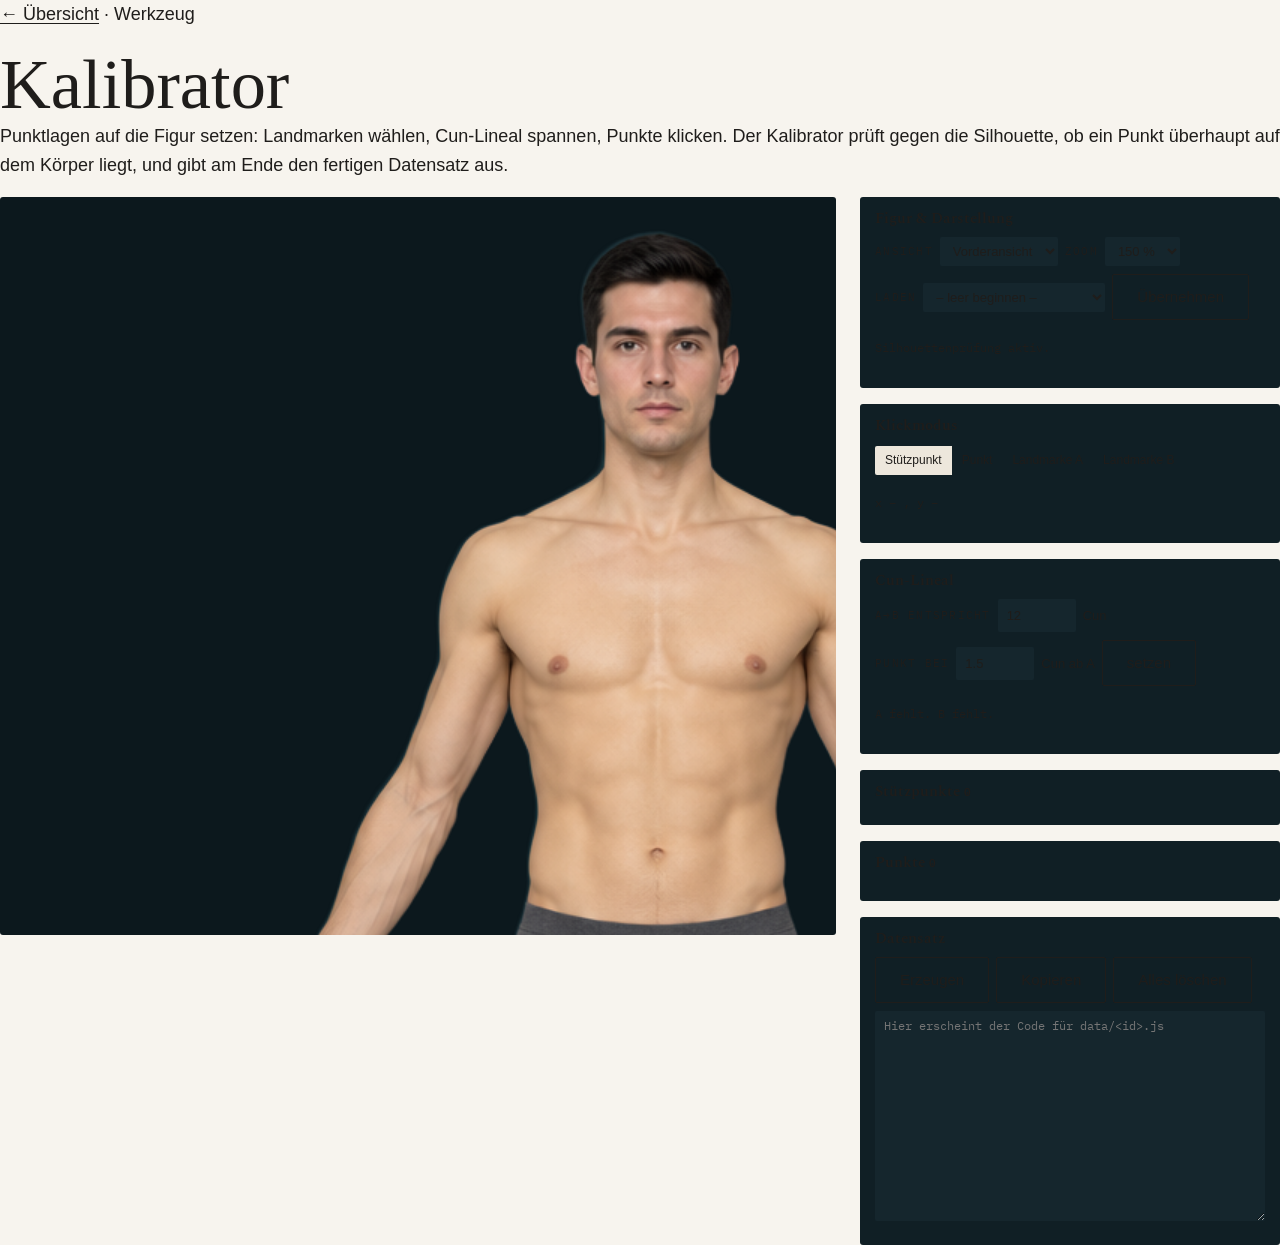
<file: tools/kalibrator.html>
<!doctype html>
<html lang="de">
<head>
<meta charset="utf-8">
<meta name="viewport" content="width=device-width, initial-scale=1">
<title>Kalibrator – Meridianpunkte setzen</title>
<link rel="preconnect" href="https://fonts.googleapis.com">
<link rel="preconnect" href="https://fonts.gstatic.com" crossorigin>
<link rel="stylesheet" href="https://fonts.googleapis.com/css2?family=IBM+Plex+Mono:wght@400;500&family=IBM+Plex+Sans:wght@400;500;600&family=Spectral:wght@400;600&display=swap">
<link rel="stylesheet" href="../css/app.css">
<style>
  .wrap{max-width:1500px}
  .kal{display:grid;grid-template-columns:minmax(0,1fr) 420px;gap:24px;align-items:start}
  @media (max-width:1100px){.kal{grid-template-columns:1fr}}
  .canvas-box{border:1px solid var(--rule-soft);background:#0c181d;border-radius:3px;
    overflow:auto;max-height:82vh}
  .canvas-box svg{display:block;cursor:crosshair}
  .side{display:flex;flex-direction:column;gap:16px}
  .box{border:1px solid var(--rule-soft);background:#101f25;border-radius:3px;padding:14px 15px}
  .box h3{font-family:"Spectral",Georgia,serif;font-size:15px;font-weight:600;margin:0 0 10px}
  .row{display:flex;flex-wrap:wrap;gap:7px;align-items:center;margin-bottom:8px}
  label{font-family:"IBM Plex Mono",monospace;font-size:10.5px;letter-spacing:.12em;
    text-transform:uppercase;color:var(--text-3)}
  input,select,textarea{font:inherit;font-size:13px;color:var(--text);background:#15262d;
    border:1px solid var(--rule);border-radius:2px;padding:6px 9px}
  input[type=number]{width:78px}
  input:focus,select:focus,textarea:focus{outline:2px solid var(--gold);outline-offset:1px}
  textarea{width:100%;min-height:210px;font-family:"IBM Plex Mono",monospace;font-size:11.5px;
    line-height:1.5;resize:vertical}
  .mode{display:inline-flex;flex-wrap:wrap;gap:0;width:fit-content;max-width:100%;
    border:1px solid var(--rule);border-radius:2px;overflow:hidden}
  .mode button{border:0;border-radius:0;padding:7px 10px;font-size:12px}
  .mode button+button{border-left:1px solid var(--rule)}
  ul.items{list-style:none;margin:0;padding:0;max-height:210px;overflow:auto;
    border:1px solid var(--rule-soft);border-radius:2px}
  ul.items li{display:grid;grid-template-columns:28px 1fr auto auto;gap:7px;align-items:center;
    padding:4px 7px;border-bottom:1px solid var(--rule-soft);
    font-family:"IBM Plex Mono",monospace;font-size:11.5px}
  ul.items li:last-child{border-bottom:0}
  ul.items li.off{background:#2a1a1a}
  ul.items .i{color:var(--text-3)}
  ul.items button{padding:2px 6px;font-size:10.5px;border-radius:2px}
  .warn{color:#e39a7a;font-size:12px;margin:6px 0 0}
  .ok{color:var(--jade)}
  .status{font-family:"IBM Plex Mono",monospace;font-size:11.5px;color:var(--text-2);
    border-top:1px solid var(--rule-soft);margin-top:10px;padding-top:9px}
</style>
</head>
<body>
<div class="wrap">
<header>
  <p class="eyebrow"><a href="../index.html">← Übersicht</a> · Werkzeug</p>
  <h1>Kalibrator</h1>
  <p class="lede">Punktlagen auf die Figur setzen: Landmarken wählen, Cun-Lineal spannen, Punkte
  klicken. Der Kalibrator prüft gegen die Silhouette, ob ein Punkt überhaupt auf dem Körper liegt,
  und gibt am Ende den fertigen Datensatz aus.</p>
</header>

<div class="kal">
  <div class="canvas-box" id="cbox">
    <svg id="plate" width="880" height="1168" viewBox="0 0 880 1168" xmlns="http://www.w3.org/2000/svg">
      <image id="fig" href="../img/front.png" x="0" y="0" width="880" height="1168"/>
      <g id="gRuler"></g>
      <g id="gPath"></g>
      <g id="gAnchors"></g>
      <g id="gPoints"></g>
      <g id="gLandmarks"></g>
      <g id="gCursor"><line id="cx" stroke="#cfa856" stroke-width=".7" opacity=".7"/>
        <line id="cy" stroke="#cfa856" stroke-width=".7" opacity=".7"/></g>
    </svg>
  </div>

  <div class="side">
    <div class="box">
      <h3>Figur &amp; Darstellung</h3>
      <div class="row">
        <label for="view">Ansicht</label>
        <select id="view">
          <option value="front">Vorderansicht</option>
          <option value="back">Rückansicht</option>
          <option value="side">Seitenansicht</option>
        </select>
        <label for="zoom">Zoom</label>
        <select id="zoom">
          <option value="1">100 %</option>
          <option value="1.5" selected>150 %</option>
          <option value="2">200 %</option>
          <option value="3">300 %</option>
        </select>
      </div>
      <div class="row">
        <label for="load">Laden</label>
        <select id="load"><option value="">– leer beginnen –</option></select>
        <button id="btnLoad" type="button">Übernehmen</button>
      </div>
      <p class="status" id="alphaStatus">Silhouettenprüfung: wird geladen …</p>
    </div>

    <div class="box">
      <h3>Klickmodus</h3>
      <div class="mode" id="modeBar">
        <button data-mode="anchor" type="button" aria-pressed="true">Stützpunkt</button>
        <button data-mode="point"  type="button" aria-pressed="false">Punkt</button>
        <button data-mode="lmA"    type="button" aria-pressed="false">Landmarke A</button>
        <button data-mode="lmB"    type="button" aria-pressed="false">Landmarke B</button>
      </div>
      <p class="status" id="coords">x – , y –</p>
    </div>

    <div class="box">
      <h3>Cun-Lineal</h3>
      <div class="row">
        <label for="cunN">A→B entspricht</label>
        <input type="number" id="cunN" value="12" min="1" max="30" step="0.5"> <span style="font-size:13px">Cun</span>
      </div>
      <div class="row">
        <label for="cunAt">Punkt bei</label>
        <input type="number" id="cunAt" value="1.5" min="0" step="0.5">
        <span style="font-size:13px">Cun ab A</span>
        <button id="btnCun" type="button">setzen</button>
      </div>
      <p class="status" id="lmStatus">A und B noch nicht gesetzt.</p>
    </div>

    <div class="box">
      <h3>Stützpunkte <span style="color:var(--text-3);font-family:'IBM Plex Mono',monospace;font-size:11px" id="nAnchors">0</span></h3>
      <ul class="items" id="listAnchors"></ul>
    </div>

    <div class="box">
      <h3>Punkte <span style="color:var(--text-3);font-family:'IBM Plex Mono',monospace;font-size:11px" id="nPoints">0</span></h3>
      <ul class="items" id="listPoints"></ul>
      <p class="warn" id="pointWarn"></p>
    </div>

    <div class="box">
      <h3>Datensatz</h3>
      <div class="row">
        <button id="btnExport" class="btn-primary" type="button">Erzeugen</button>
        <button id="btnCopy" type="button">Kopieren</button>
        <button id="btnClear" type="button">Alles löschen</button>
      </div>
      <textarea id="out" spellcheck="false" placeholder="Hier erscheint der Code für data/&lt;id&gt;.js"></textarea>
    </div>
  </div>
</div>
</div>

<script src="../js/engine.js"></script>
<script src="../data/katalog.js"></script>
<script>
(function () {
  "use strict";
  var NS = "http://www.w3.org/2000/svg";
  var svg = document.getElementById("plate"),
      fig = document.getElementById("fig"),
      gPath = document.getElementById("gPath"),
      gAnch = document.getElementById("gAnchors"),
      gPts  = document.getElementById("gPoints"),
      gLm   = document.getElementById("gLandmarks"),
      gRul  = document.getElementById("gRuler"),
      cx = document.getElementById("cx"), cy = document.getElementById("cy");

  var anchors = [], points = [], lmA = null, lmB = null, mode = "anchor";
  var alphaData = null, alphaReady = false;

  function el(t, a) { var e = document.createElementNS(NS, t); for (var k in a) e.setAttribute(k, a[k]); return e; }

  /* ---- Silhouette einlesen, um Fehlplatzierungen zu erkennen ---- */
  function loadAlpha(src) {
    alphaReady = false; alphaData = null;
    var st = document.getElementById("alphaStatus");
    st.textContent = "Silhouettenprüfung: wird geladen …";
    var img = new Image();
    img.onload = function () {
      try {
        var c = document.createElement("canvas");
        c.width = 880; c.height = 1168;
        c.getContext("2d").drawImage(img, 0, 0, 880, 1168);
        alphaData = c.getContext("2d").getImageData(0, 0, 880, 1168).data;
        alphaReady = true;
        st.innerHTML = '<span class="ok">Silhouettenprüfung aktiv.</span>';
      } catch (e) {
        st.textContent = "Silhouettenprüfung aus (Datei über file:// geöffnet). " +
                         "Für die Prüfung einen lokalen Server starten – siehe README.";
      }
      redraw();
    };
    img.onerror = function () { st.textContent = "Figur konnte nicht geladen werden: " + src; };
    img.src = src;
  }
  function onBody(x, y) {
    if (!alphaReady) return true;
    if (x < 0 || y < 0 || x >= 880 || y >= 1168) return false;
    return alphaData[((y | 0) * 880 + (x | 0)) * 4 + 3] > 128;
  }

  /* ---- Zeichnen ---- */
  function redraw() {
    gAnch.innerHTML = ""; gPts.innerHTML = ""; gLm.innerHTML = ""; gPath.innerHTML = ""; gRul.innerHTML = "";

    if (anchors.length > 1) {
      gPath.appendChild(el("path", { d: Meridian.spline(anchors), fill: "none",
        stroke: "#ffe9b4", "stroke-width": 3.4, "stroke-linecap": "round", opacity: ".75" }));
    }
    anchors.forEach(function (a, i) {
      gAnch.appendChild(el("circle", { cx: a[0], cy: a[1], r: 3.2, fill: "#6fb3a5",
        stroke: "#0b1519", "stroke-width": 1 }));
      var t = el("text", { x: a[0] + 6, y: a[1] - 5, fill: "#6fb3a5",
        "font-family": "IBM Plex Mono, monospace", "font-size": 11 });
      t.textContent = i; gAnch.appendChild(t);
    });
    points.forEach(function (p, i) {
      var bad = !onBody(p.x, p.y);
      gPts.appendChild(el("circle", { cx: p.x, cy: p.y, r: 5, fill: bad ? "#e3705f" : "#e9f1f0",
        stroke: "#0b1519", "stroke-width": 1.4 }));
      var t = el("text", { x: p.x + 9, y: p.y + 5, fill: "#ffe9b4",
        "font-family": "IBM Plex Mono, monospace", "font-size": 15 });
      t.textContent = p.n; gPts.appendChild(t);
    });
    [["A", lmA, "#cfa856"], ["B", lmB, "#cfa856"]].forEach(function (m) {
      if (!m[1]) return;
      gLm.appendChild(el("circle", { cx: m[1][0], cy: m[1][1], r: 7, fill: "none",
        stroke: m[2], "stroke-width": 1.8 }));
      var t = el("text", { x: m[1][0] + 10, y: m[1][1] - 7, fill: m[2],
        "font-family": "IBM Plex Mono, monospace", "font-size": 15 });
      t.textContent = m[0]; gLm.appendChild(t);
    });
    if (lmA && lmB) {
      var n = parseFloat(document.getElementById("cunN").value) || 12;
      gRul.appendChild(el("line", { x1: lmA[0], y1: lmA[1], x2: lmB[0], y2: lmB[1],
        stroke: "#cfa856", "stroke-width": 1, "stroke-dasharray": "4 4", opacity: ".8" }));
      var dx = (lmB[0] - lmA[0]) / n, dy = (lmB[1] - lmA[1]) / n;
      var px = -dy, py = dx, L = Math.hypot(px, py) || 1;
      px = px / L * 5; py = py / L * 5;
      for (var k = 0; k <= n; k++) {
        var x = lmA[0] + dx * k, y = lmA[1] + dy * k, big = (k % 2 === 0);
        gRul.appendChild(el("line", { x1: x - px * (big ? 1.6 : 1), y1: y - py * (big ? 1.6 : 1),
          x2: x + px * (big ? 1.6 : 1), y2: y + py * (big ? 1.6 : 1),
          stroke: "#cfa856", "stroke-width": big ? 1.4 : .8, opacity: ".9" }));
      }
      document.getElementById("lmStatus").innerHTML =
        '<span class="ok">Lineal gespannt:</span> ' + n + ' Cun über ' +
        Math.round(Math.hypot(lmB[0] - lmA[0], lmB[1] - lmA[1])) + ' px → 1 Cun = ' +
        (Math.hypot(lmB[0] - lmA[0], lmB[1] - lmA[1]) / n).toFixed(2) + ' px';
    } else {
      document.getElementById("lmStatus").textContent =
        (lmA ? "A gesetzt. " : "A fehlt. ") + (lmB ? "B gesetzt." : "B fehlt.");
    }
    renderLists();
  }

  function renderLists() {
    var la = document.getElementById("listAnchors"); la.innerHTML = "";
    anchors.forEach(function (a, i) {
      var li = document.createElement("li");
      li.innerHTML = '<span class="i">' + i + '</span><span>' + a[0] + ', ' + a[1] + '</span>';
      var up = document.createElement("button"); up.textContent = "↑"; up.type = "button";
      up.onclick = function () { if (i > 0) { var t = anchors[i-1]; anchors[i-1] = anchors[i]; anchors[i] = t; redraw(); } };
      var del = document.createElement("button"); del.textContent = "✕"; del.type = "button";
      del.onclick = function () { anchors.splice(i, 1); redraw(); };
      li.appendChild(up); li.appendChild(del); la.appendChild(li);
    });
    document.getElementById("nAnchors").textContent = anchors.length;

    var lp = document.getElementById("listPoints"); lp.innerHTML = "";
    var off = 0;
    points.forEach(function (p, i) {
      var bad = !onBody(p.x, p.y); if (bad) off++;
      var li = document.createElement("li");
      if (bad) li.className = "off";
      li.innerHTML = '<span class="i">' + p.n + '</span><span>' + p.x + ', ' + p.y +
                     (bad ? '  ⚠ außerhalb' : '') + '</span>';
      var key = document.createElement("button");
      key.textContent = p.key ? "★" : "☆"; key.type = "button"; key.title = "Hauptpunkt";
      key.onclick = function () { p.key = !p.key; redraw(); };
      var del = document.createElement("button"); del.textContent = "✕"; del.type = "button";
      del.onclick = function () { points.splice(i, 1); points.forEach(function (q, k) { q.n = k + 1; }); redraw(); };
      li.appendChild(key); li.appendChild(del); lp.appendChild(li);
    });
    document.getElementById("nPoints").textContent = points.length;
    document.getElementById("pointWarn").textContent =
      off ? (off + " Punkt(e) liegen außerhalb der Silhouette – rot markiert.") : "";
  }

  /* ---- Mauszeiger → Bildkoordinaten ---- */
  function toImg(evt) {
    var r = svg.getBoundingClientRect();
    return [Math.round((evt.clientX - r.left) / r.width * 880),
            Math.round((evt.clientY - r.top) / r.height * 1168)];
  }
  svg.addEventListener("mousemove", function (e) {
    var p = toImg(e);
    cx.setAttribute("x1", p[0]); cx.setAttribute("x2", p[0]);
    cx.setAttribute("y1", 0); cx.setAttribute("y2", 1168);
    cy.setAttribute("y1", p[1]); cy.setAttribute("y2", p[1]);
    cy.setAttribute("x1", 0); cy.setAttribute("x2", 880);
    document.getElementById("coords").textContent =
      "x " + p[0] + " , y " + p[1] + (onBody(p[0], p[1]) ? "" : "   ⚠ außerhalb");
  });
  svg.addEventListener("click", function (e) {
    var p = toImg(e);
    if (mode === "anchor") anchors.push(p);
    else if (mode === "point") points.push({ n: points.length + 1, x: p[0], y: p[1], key: false });
    else if (mode === "lmA") lmA = p;
    else if (mode === "lmB") lmB = p;
    redraw();
  });

  /* ---- Bedienung ---- */
  document.getElementById("modeBar").addEventListener("click", function (e) {
    var b = e.target.closest("button[data-mode]"); if (!b) return;
    mode = b.dataset.mode;
    Array.prototype.forEach.call(this.querySelectorAll("button"), function (o) {
      o.setAttribute("aria-pressed", o === b ? "true" : "false");
    });
  });
  document.getElementById("view").addEventListener("change", function () {
    var src = "../img/" + this.value + ".png";
    fig.setAttribute("href", src); loadAlpha(src);
  });
  document.getElementById("zoom").addEventListener("change", function () {
    svg.setAttribute("width", 880 * parseFloat(this.value));
    svg.setAttribute("height", 1168 * parseFloat(this.value));
  });
  document.getElementById("cunN").addEventListener("input", redraw);
  document.getElementById("btnCun").addEventListener("click", function () {
    if (!lmA || !lmB) { alert("Erst Landmarke A und B setzen."); return; }
    var n = parseFloat(document.getElementById("cunN").value) || 12;
    var at = parseFloat(document.getElementById("cunAt").value) || 0;
    var f = at / n;
    points.push({ n: points.length + 1,
      x: Math.round(lmA[0] + (lmB[0] - lmA[0]) * f),
      y: Math.round(lmA[1] + (lmB[1] - lmA[1]) * f), key: false });
    redraw();
  });
  document.getElementById("btnClear").addEventListener("click", function () {
    if (!confirm("Stützpunkte, Punkte und Landmarken löschen?")) return;
    anchors = []; points = []; lmA = lmB = null; redraw();
  });

  /* ---- Bestehenden Meridian laden ---- */
  var sel = document.getElementById("load");
  (window.MeridianKatalog || []).forEach(function (m) {
    var o = document.createElement("option");
    o.value = m.id; o.textContent = m.codeDe + " – " + m.name + (m.fertig ? "" : " (leer)");
    sel.appendChild(o);
  });
  document.getElementById("btnLoad").addEventListener("click", function () {
    var id = sel.value; if (!id) return;
    var existing = Meridian.get(id);
    var apply = function (d) {
      if (!d) { alert("Für " + id + " gibt es noch keinen Datensatz."); return; }
      anchors = d.path.map(function (a) { return [a[0], a[1]]; });
      points = d.points.map(function (p) { return { n: p.n, x: p.x, y: p.y, key: !!p.key }; });
      document.getElementById("view").value = d.view || "front";
      var src = "../img/" + (d.view || "front") + ".png";
      fig.setAttribute("href", src); loadAlpha(src);
    };
    if (existing) return apply(existing);
    var s = document.createElement("script");
    s.src = "../data/" + id + ".js";
    s.onload = function () { apply(Meridian.get(id)); };
    s.onerror = function () { alert("data/" + id + ".js existiert noch nicht."); };
    document.head.appendChild(s);
  });

  /* ---- Ausgabe ---- */
  document.getElementById("btnExport").addEventListener("click", function () {
    var lines = [];
    lines.push("  path: [" + anchors.map(function (a) { return "[" + a[0] + "," + a[1] + "]"; }).join(",") + "],");
    lines.push("");
    lines.push("  points: [");
    points.forEach(function (p, i) {
      lines.push('    { n:' + p.n + ', pinyin:"", han:"", de:"",');
      lines.push('      x:' + p.x + ', y:' + p.y + ', key:' + (p.key ? "true" : "false") + ', role:"",');
      lines.push('      tags:[],');
      lines.push('      loc:"",');
      lines.push('      ind:"",');
      lines.push('      nd:"" }' + (i < points.length - 1 ? "," : ""));
    });
    lines.push("  ]");
    if (lmA && lmB) {
      lines.unshift('  cun: { a:[' + lmA[0] + ',' + lmA[1] + '], b:[' + lmB[0] + ',' + lmB[1] +
                    '], n:' + (parseFloat(document.getElementById("cunN").value) || 12) + ' },');
    }
    document.getElementById("out").value = lines.join("\n");
  });
  document.getElementById("btnCopy").addEventListener("click", function () {
    var t = document.getElementById("out"); t.select();
    try { document.execCommand("copy"); this.textContent = "kopiert ✓";
          var b = this; setTimeout(function () { b.textContent = "Kopieren"; }, 1400); } catch (e) {}
  });

  svg.setAttribute("width", 1320); svg.setAttribute("height", 1752);
  loadAlpha("../img/front.png");
})();
</script>
</body>
</html>
</file>
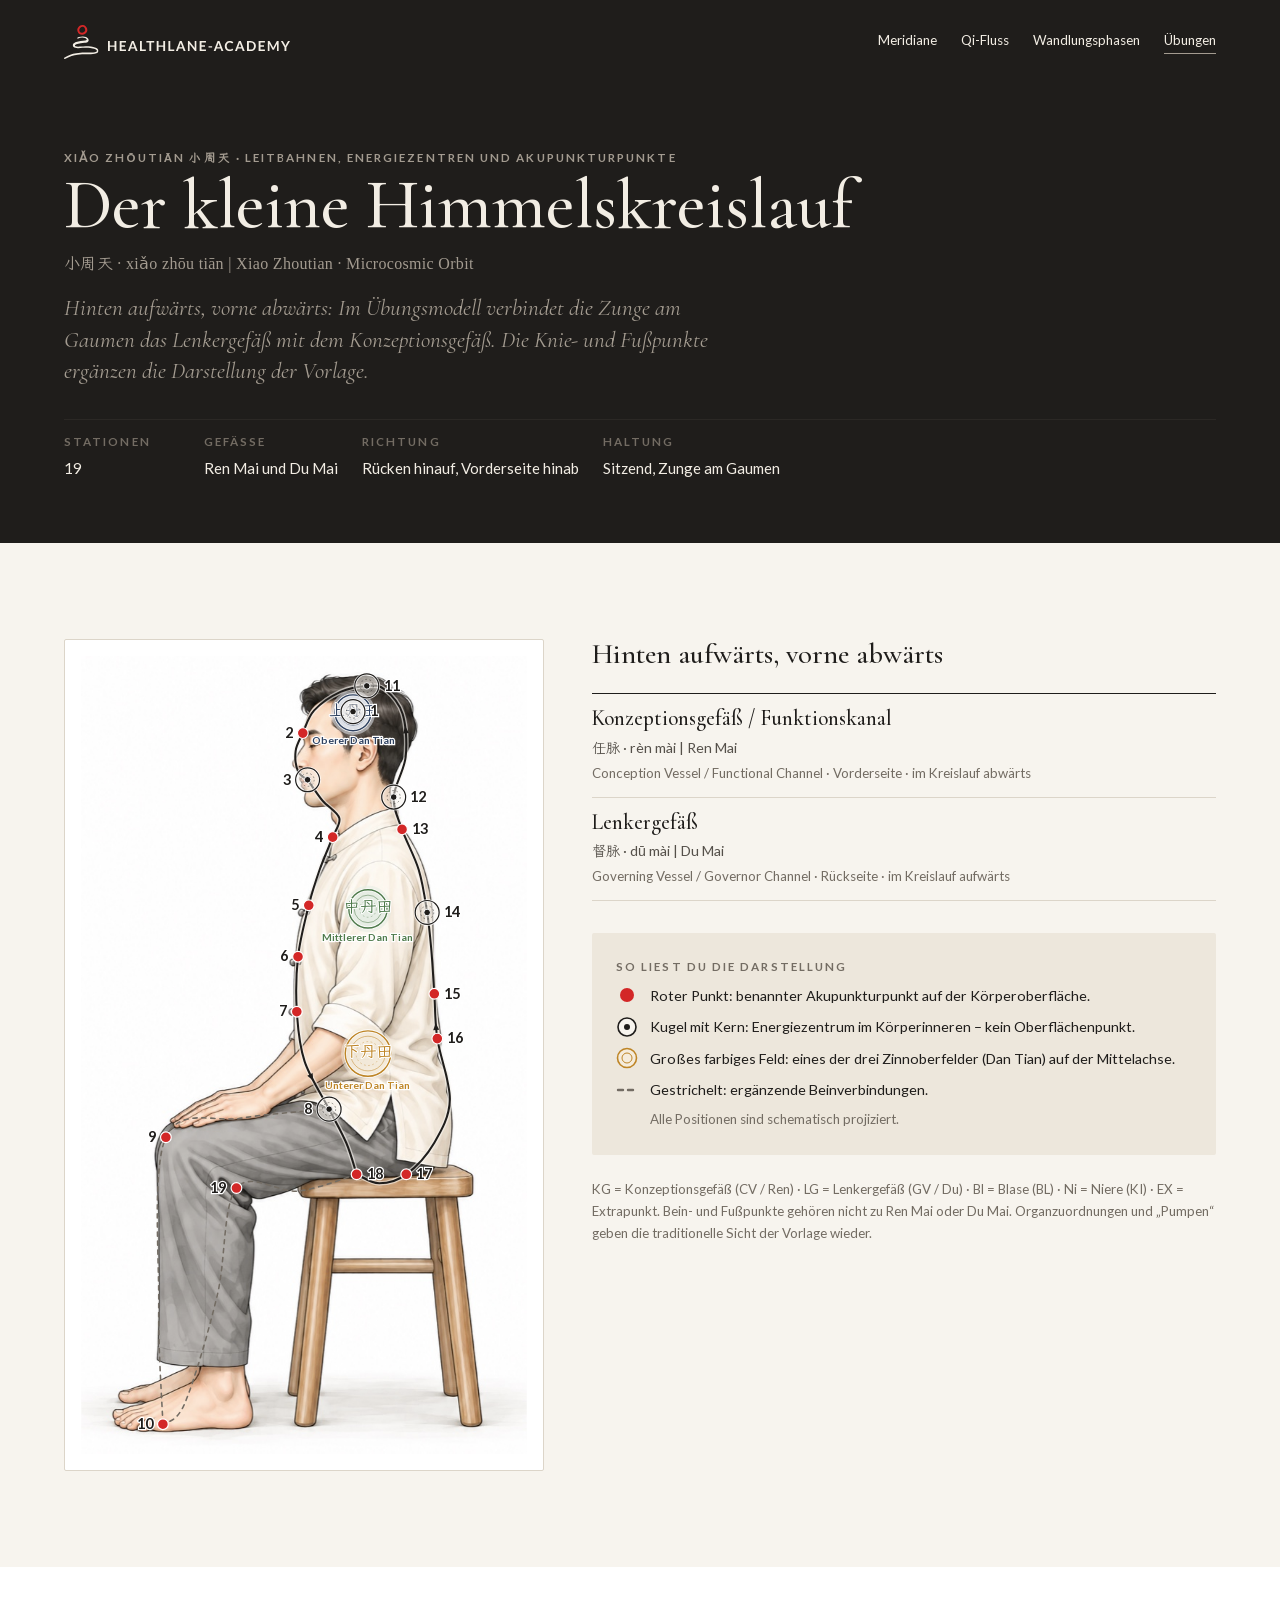
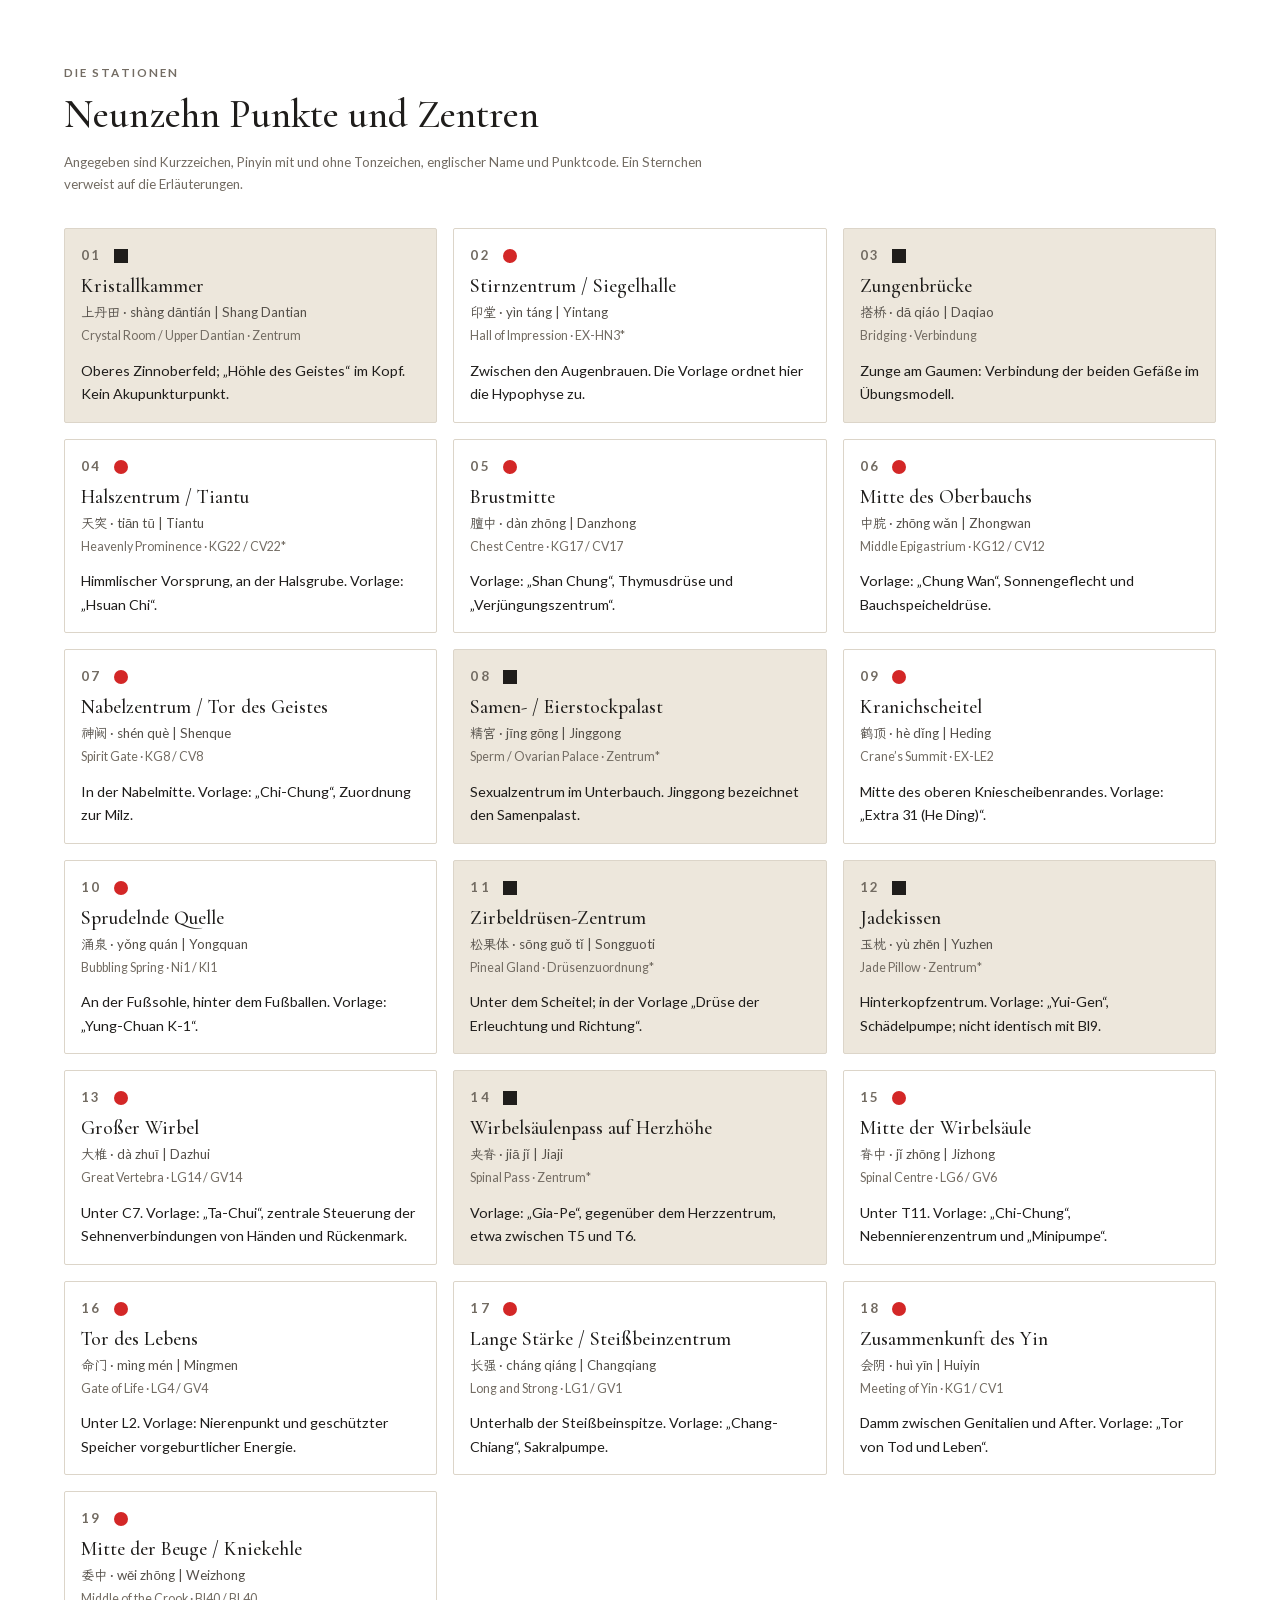
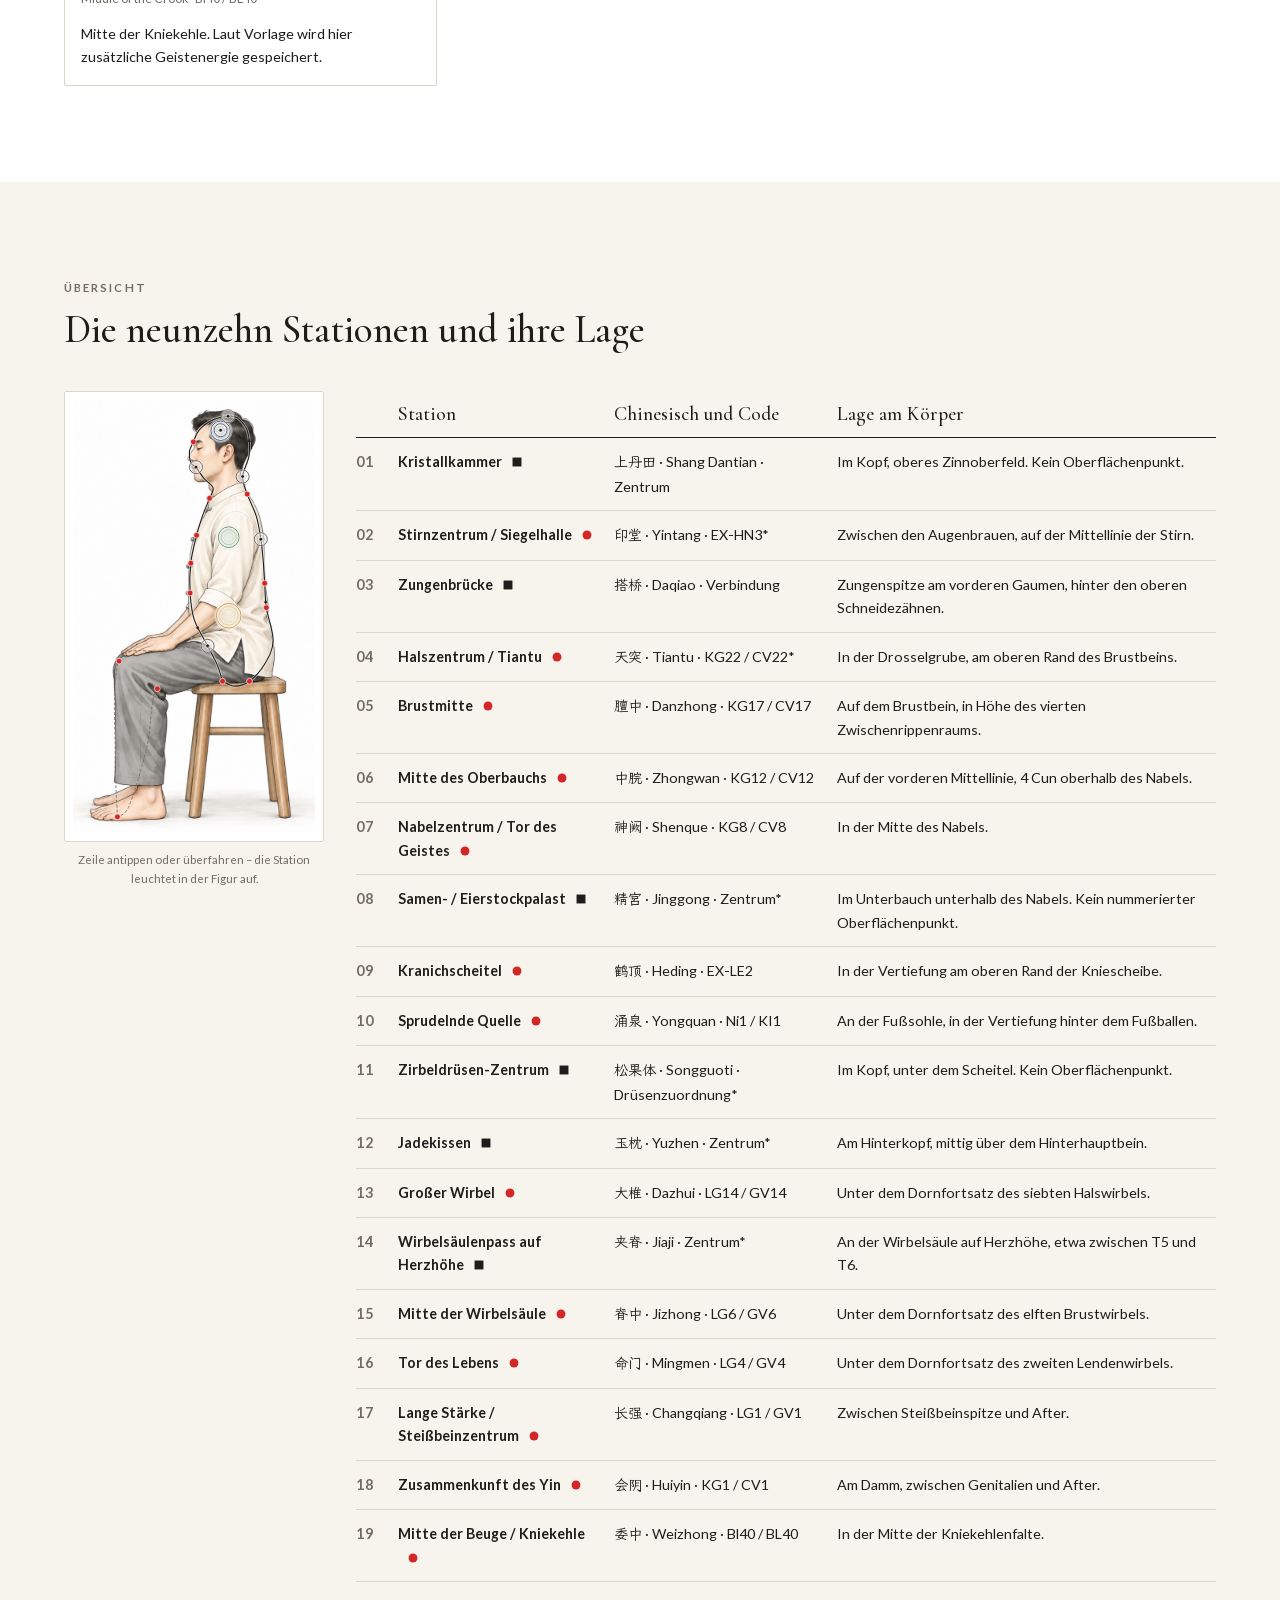
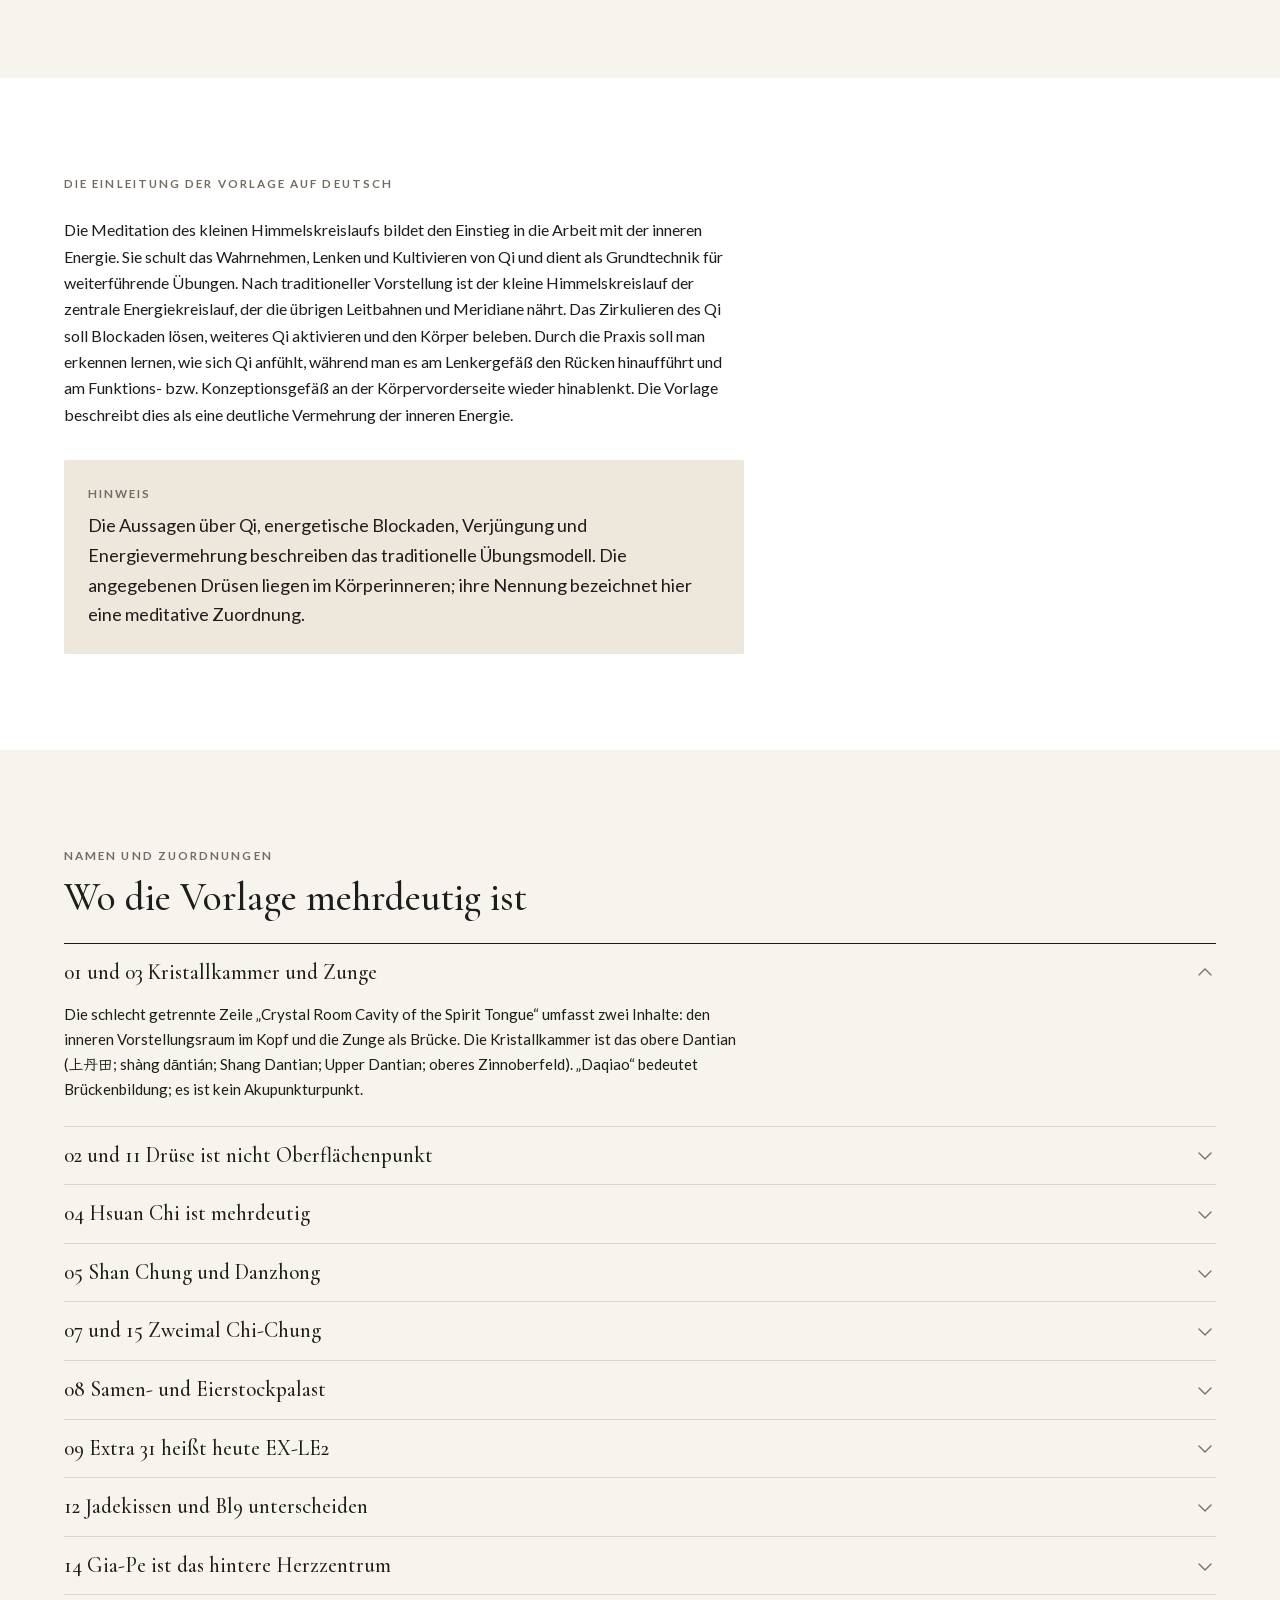
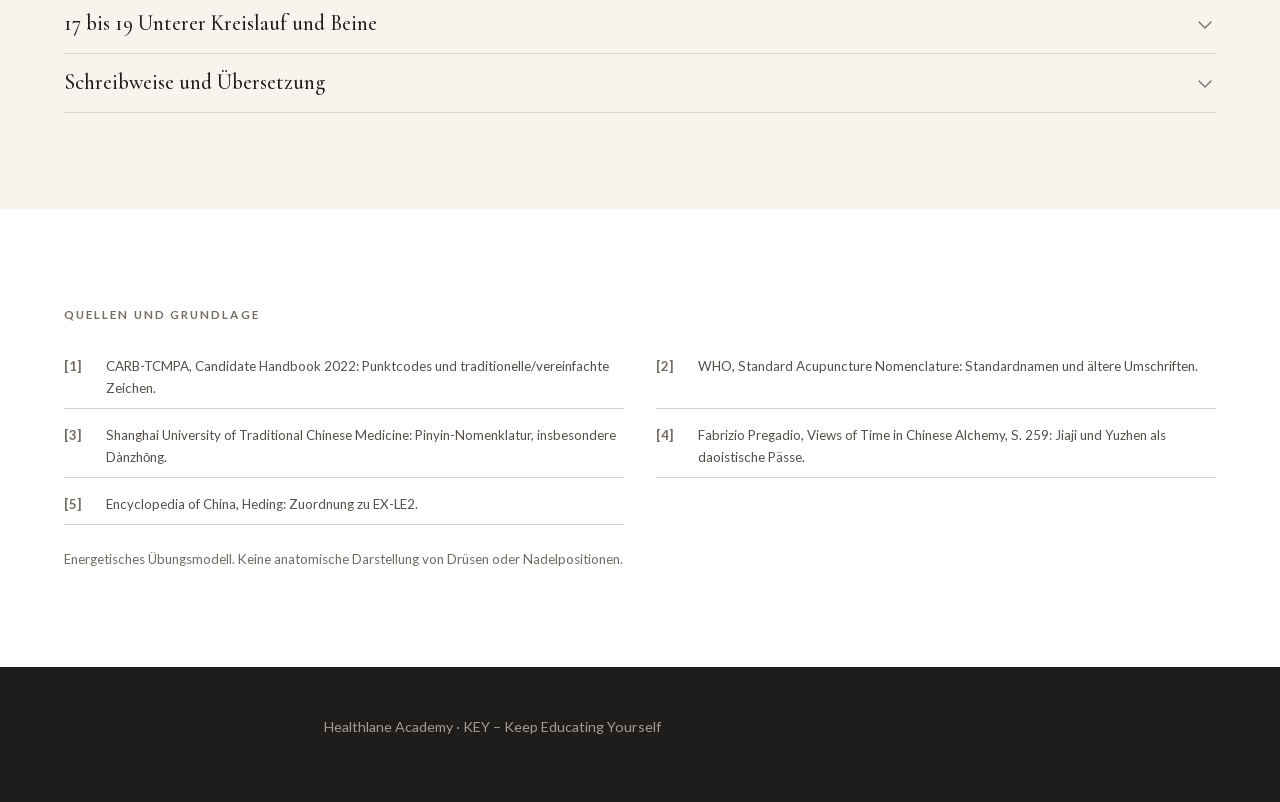
<file: uebungen/himmelskreislauf.html>
<!doctype html>
<html lang="de">
<head>
<meta charset="utf-8">
<meta name="viewport" content="width=device-width, initial-scale=1, viewport-fit=cover">
<title>Der kleine Himmelskreislauf – Healthlane Academy</title>
<link rel="stylesheet" href="../fonts/fonts.css">
<link rel="stylesheet" href="../css/app.css">
</head>
<body>

<div class="nav dunkel druckweg">
  <div class="inner">
    <a class="home" href="../index.html" aria-label="Healthlane Academy, zur Übersicht">
      <img src="../img/marke/hla-logo-horizontal-negativ.svg" alt="Healthlane Academy">
    </a>
    <nav>
      <a href="../index.html">Meridiane</a>
      <a href="../qifluss.html">Qi-Fluss</a>
      <a href="../wandlungsphasen.html">Wandlungsphasen</a>
      <a href="../index.html#uebungen" aria-current="page">Übungen</a>
    </nav>
  </div>
</div>

<header class="dunkel hero druckweg">
  <div class="inner">
    <p class="label" id="hLabel">&nbsp;</p>
    <h1 id="hTitel">&nbsp;</h1>
    <p class="namenszeile" id="hNamen"></p>
    <p class="lead" id="hLead"></p>
    <ul class="meta" id="hMeta"></ul>
  </div>
</header>

<div class="druckkopf" aria-hidden="true">
  <span class="label">Qigong · Xiao Zhoutian</span>
  <img class="druckmarke" src="../img/marke/hla-logo-horizontal.svg" alt="Healthlane Academy">
</div>

<section class="papier" id="schaubild">
  <div class="inner">
    <div class="hk-grid">
      <div class="tafel"><svg id="plate" xmlns="http://www.w3.org/2000/svg"></svg></div>
      <div class="hk-neben">
        <h2>Hinten aufwärts, vorne abwärts</h2>
        <dl class="gefaesse" id="oGefaesse"></dl>
        <div class="merkkasten" style="margin-top:32px">
          <p class="label">So liest du die Darstellung</p>
          <ul class="lesen" id="oLesen"></ul>
        </div>
        <p class="abk" id="oAbk"></p>
      </div>
    </div>
  </div>
</section>

<section class="weiss" id="punkte">
  <div class="inner">
    <p class="label druckweg">Die Stationen</p>
    <h2 style="margin-top:12px" class="druckweg">Neunzehn Punkte und Zentren</h2>
    <p class="klammern" id="oKlammern"></p>
    <div class="hk-punkte" id="punkteListe"></div>
  </div>
</section>

<section class="papier" id="tabelle">
  <div class="inner">
    <p class="label">Übersicht</p>
    <h2 style="margin-top:12px" id="tTabelleTitel">&nbsp;</h2>
    <div class="tabelle-grid" style="margin-top:40px">
      <div class="tabelle-figur">
        <div class="tafel"><svg id="plate2" xmlns="http://www.w3.org/2000/svg"></svg></div>
        <p class="hinweis">Zeile antippen oder überfahren – die Station leuchtet in der Figur auf.</p>
      </div>
      <div class="tafel-scroll">
        <table class="zuordnung stationen" id="tStationen"></table>
      </div>
    </div>
  </div>
</section>

<section class="weiss" id="einleitung">
  <div class="inner">
    <p class="label">Die Einleitung der Vorlage auf Deutsch</p>
    <div class="fliess" style="margin-top:24px">
      <p id="oEinleitungLang"></p>
    </div>
    <div class="merkkasten" style="margin-top:32px">
      <p class="label">Hinweis</p>
      <p id="oEinleitungHinweis" style="margin:0"></p>
    </div>
  </div>
</section>

<section class="papier" id="namen">
  <div class="inner">
    <p class="label">Namen und Zuordnungen</p>
    <h2 style="margin-top:12px">Wo die Vorlage mehrdeutig ist</h2>
    <div class="falttafel" id="oErlaeuterungen"></div>
  </div>
</section>

<section class="weiss" id="quellen">
  <div class="inner">
    <p class="label">Quellen und Grundlage</p>
    <ol class="quellen" id="oQuellen" style="margin-top:24px"></ol>
    <p class="quelle" id="oQuelle"></p>
  </div>
</section>

<footer class="dunkel druckweg">
  <div class="inner fliess">
    <p>Healthlane Academy · KEY – Keep Educating Yourself</p>
  </div>
</footer>

<script src="../data/himmelskreislauf.js"></script>
<script src="../js/himmelskreislauf.js"></script>
</body>
</html>
</file>
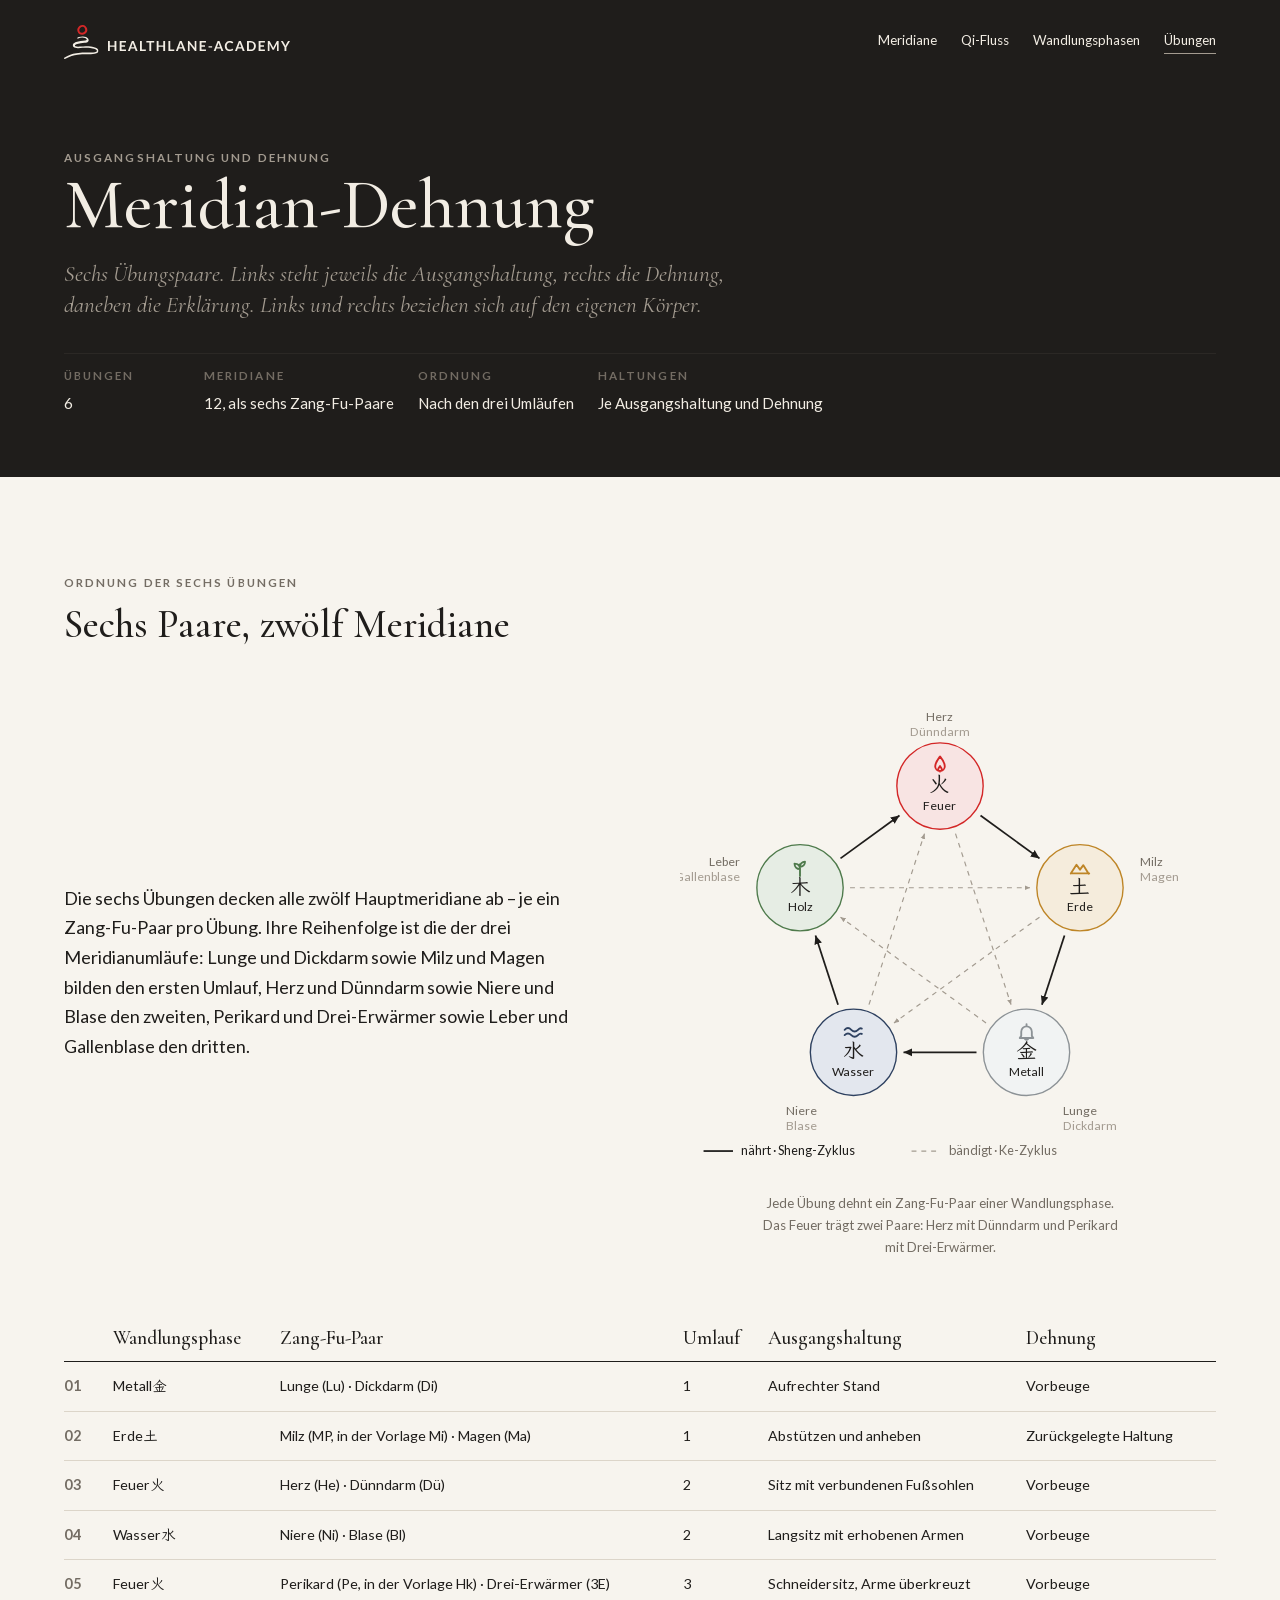
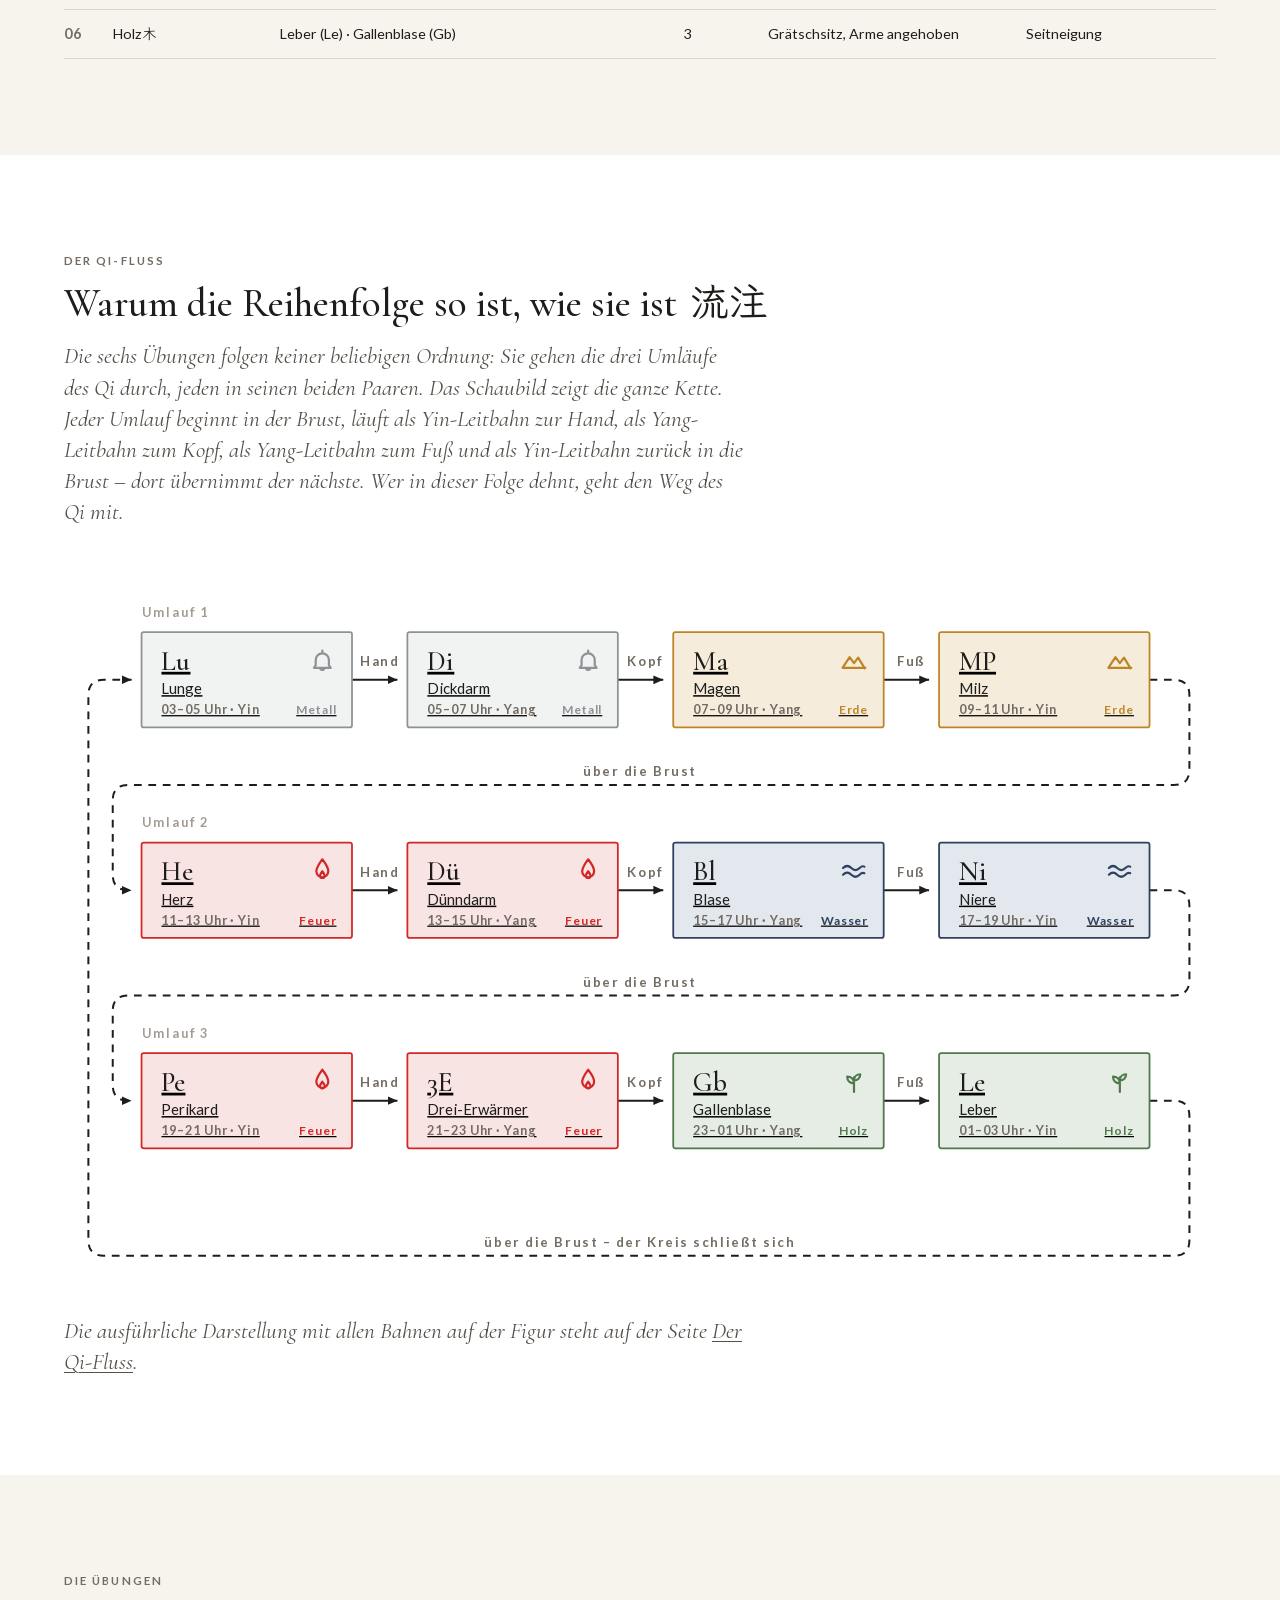
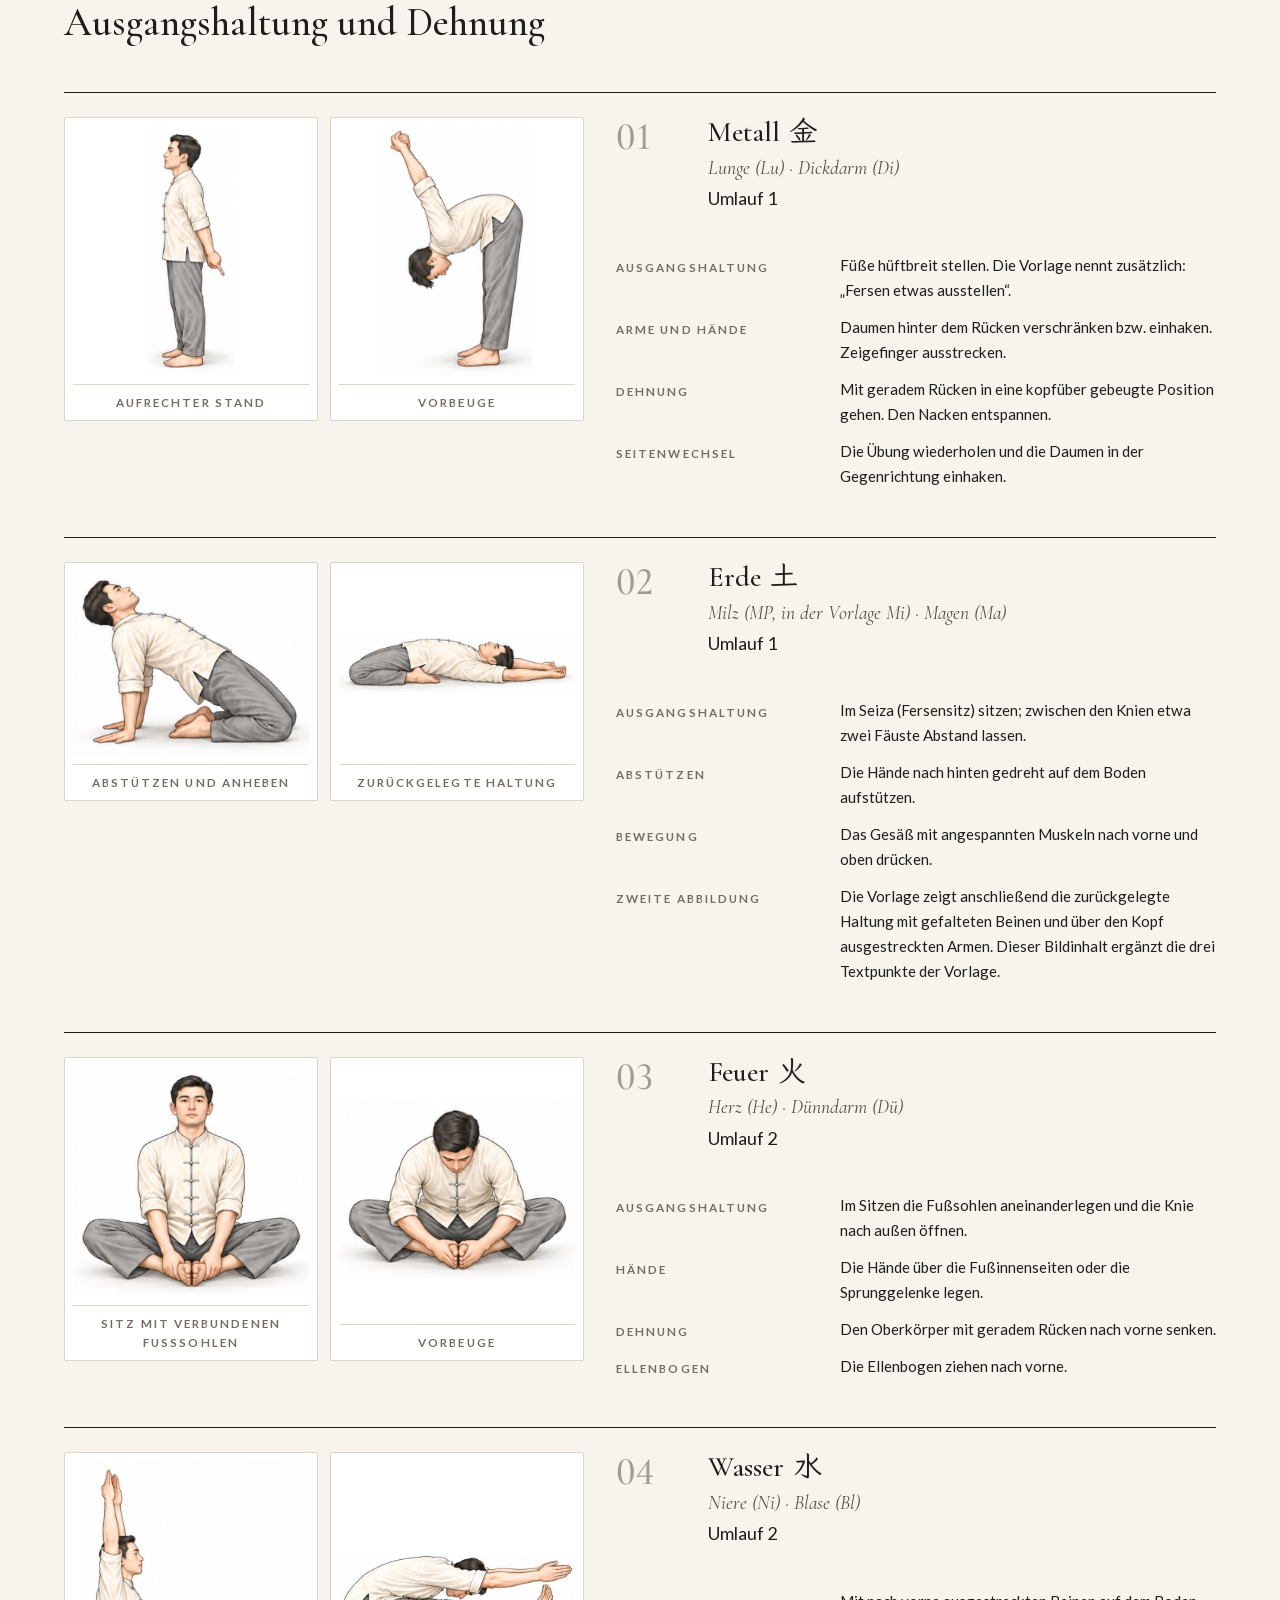
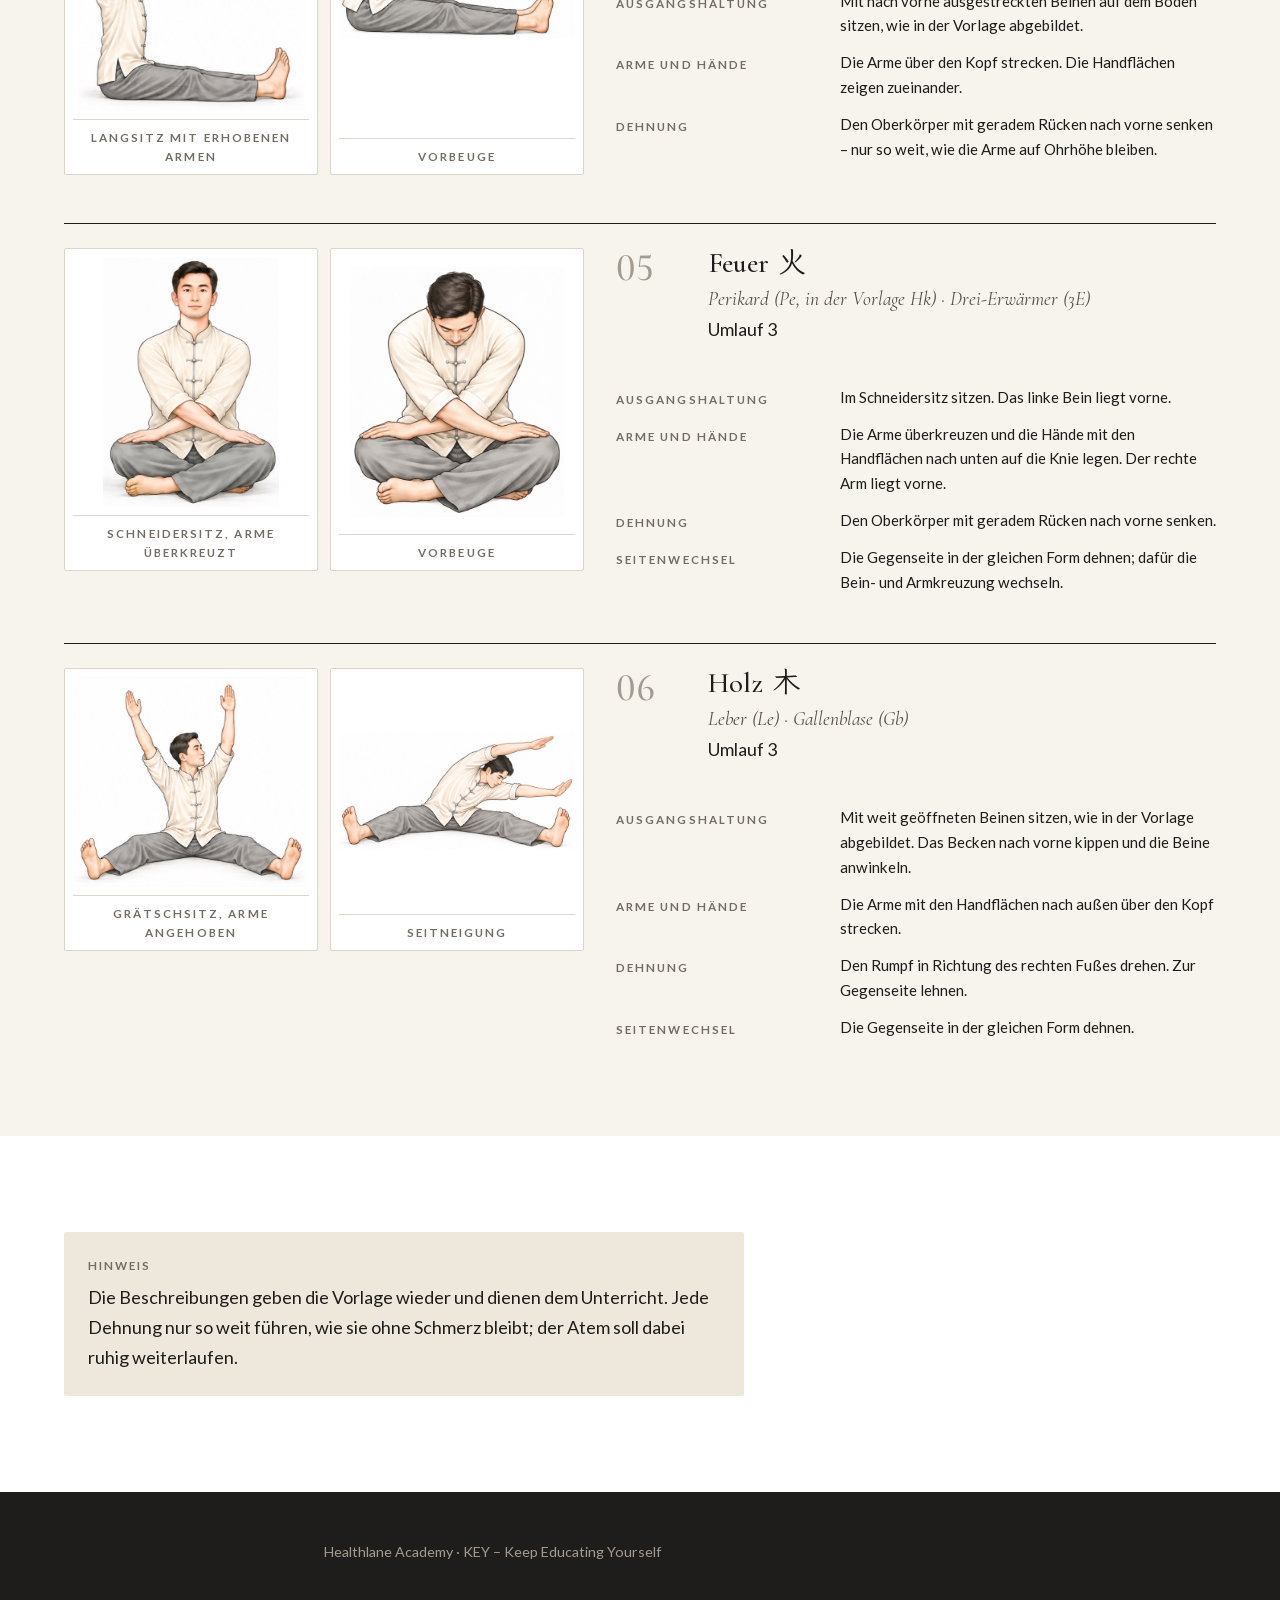
<file: uebungen/meridian-dehnung.html>
<!doctype html>
<html lang="de">
<head>
<meta charset="utf-8">
<meta name="viewport" content="width=device-width, initial-scale=1, viewport-fit=cover">
<title>Meridian-Dehnung – Healthlane Academy</title>
<link rel="stylesheet" href="../fonts/fonts.css">
<link rel="stylesheet" href="../css/app.css">
</head>
<body>

<div class="nav dunkel druckweg">
  <div class="inner">
    <a class="home" href="../index.html" aria-label="Healthlane Academy, zur Übersicht">
      <img src="../img/marke/hla-logo-horizontal-negativ.svg" alt="Healthlane Academy">
    </a>
    <nav>
      <a href="../index.html">Meridiane</a>
      <a href="../qifluss.html">Qi-Fluss</a>
      <a href="../wandlungsphasen.html">Wandlungsphasen</a>
      <a href="../index.html#uebungen" aria-current="page">Übungen</a>
    </nav>
  </div>
</div>

<header class="dunkel hero druckweg">
  <div class="inner">
    <p class="label" id="hLabel">&nbsp;</p>
    <h1 id="hTitel">&nbsp;</h1>
    <p class="lead" id="hLead"></p>
    <ul class="meta" id="hMeta"></ul>
  </div>
</header>

<div class="druckkopf" aria-hidden="true">
  <span class="label">Übungstableau</span>
  <img class="druckmarke" src="../img/marke/hla-logo-horizontal.svg" alt="Healthlane Academy">
</div>

<section class="papier" id="ordnung">
  <div class="inner">
    <p class="label">Ordnung der sechs Übungen</p>
    <h2 style="margin-top:12px">Sechs Paare, zwölf Meridiane</h2>
    <div class="ordnung-grid" style="margin-top:40px">
      <p class="fliess" id="oOrdnung"></p>
      <figure class="druckweg">
        <svg id="svgWuxing" xmlns="http://www.w3.org/2000/svg"></svg>
        <figcaption>Jede Übung dehnt ein Zang-Fu-Paar einer Wandlungsphase.
        Das Feuer trägt zwei Paare: Herz mit Dünndarm und Perikard mit Drei-Erwärmer.</figcaption>
      </figure>
    </div>
    <div class="tafel-scroll" style="margin-top:56px">
      <table class="zuordnung uebersicht" id="tUebersicht"></table>
    </div>
  </div>
</section>

<section class="weiss" id="qifluss">
  <div class="inner">
    <p class="label">Der Qi-Fluss</p>
    <h2 style="margin-top:12px">Warum die Reihenfolge so ist, wie sie ist<span class="hanzi">流注</span></h2>
    <p class="lead">Die sechs Übungen folgen keiner beliebigen Ordnung: Sie gehen die drei
    Umläufe des Qi durch, jeden in seinen beiden Paaren. Das Schaubild zeigt die ganze Kette.
    Jeder Umlauf beginnt in der Brust, läuft als Yin-Leitbahn zur Hand, als Yang-Leitbahn zum Kopf,
    als Yang-Leitbahn zum Fuß und als Yin-Leitbahn zurück in die Brust – dort übernimmt der nächste.
    Wer in dieser Folge dehnt, geht den Weg des Qi mit.</p>
    <div class="tafel-scroll" style="margin-top:40px">
      <svg id="svgUmlauf" xmlns="http://www.w3.org/2000/svg" style="min-width:900px"></svg>
    </div>
    <p class="lead druckweg" style="margin-top:32px">Die ausführliche Darstellung mit allen
    Bahnen auf der Figur steht auf der Seite
    <a href="../qifluss.html">Der Qi-Fluss</a>.</p>
  </div>
</section>

<section class="papier" id="uebungen">
  <div class="inner">
    <p class="label druckweg">Die Übungen</p>
    <h2 style="margin-top:12px" class="druckweg">Ausgangshaltung und Dehnung</h2>
    <div class="dehn-liste" id="dehnListe" style="margin-top:48px"></div>
  </div>
</section>

<section class="weiss">
  <div class="inner">
    <div class="merkkasten">
      <p class="label">Hinweis</p>
      <p style="margin:0">Die Beschreibungen geben die Vorlage wieder und dienen dem
      Unterricht. Jede Dehnung nur so weit führen, wie sie ohne Schmerz bleibt; der Atem
      soll dabei ruhig weiterlaufen.</p>
    </div>
  </div>
</section>

<footer class="dunkel druckweg">
  <div class="inner fliess">
    <p>Healthlane Academy · KEY – Keep Educating Yourself</p>
  </div>
</footer>

<script src="../js/wuxing.js"></script>
<script src="../js/qifluss.js"></script>
<script src="../data/wandlungsphasen.js"></script>
<script src="../data/katalog.js"></script>
<script src="../data/meridiandehnung.js"></script>
<script src="../js/dehnung.js"></script>
<script>QiFluss.umlauf(document.getElementById("svgUmlauf"), "../");</script>
</body>
</html>
</file>
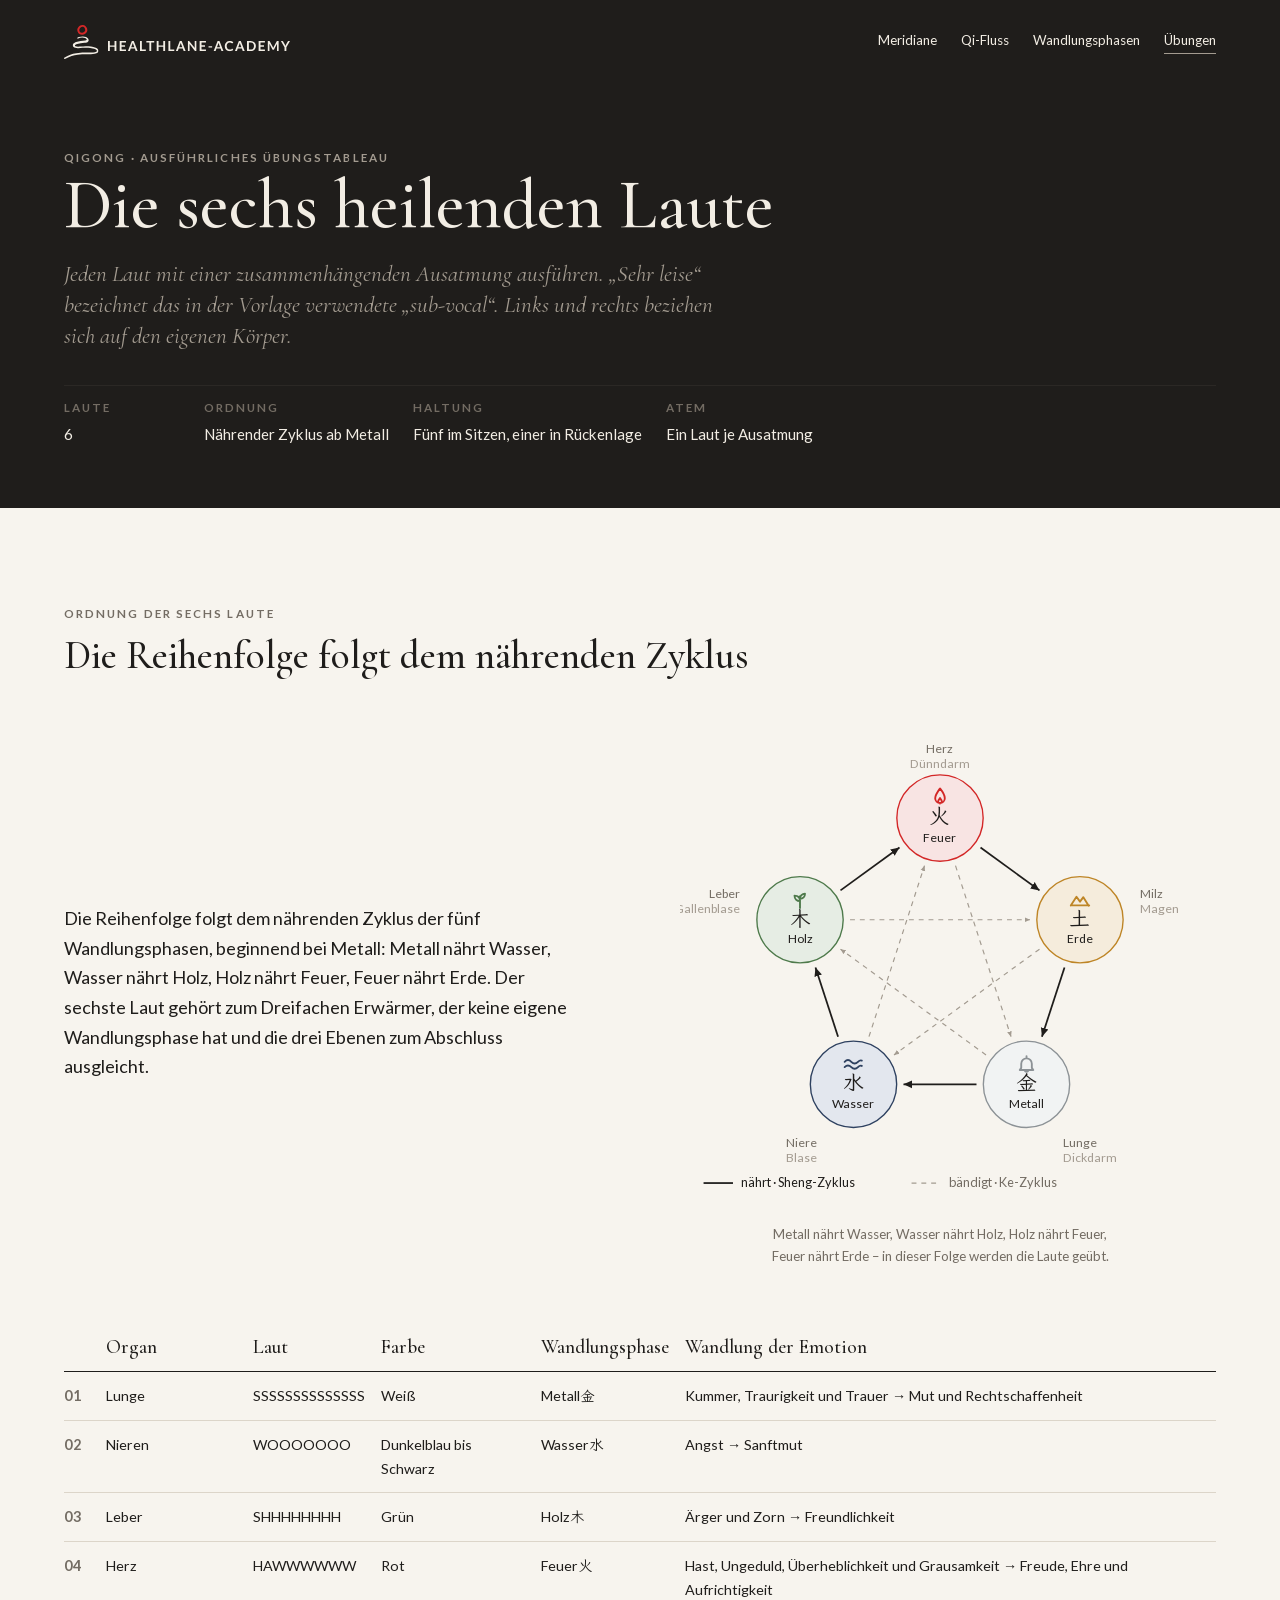
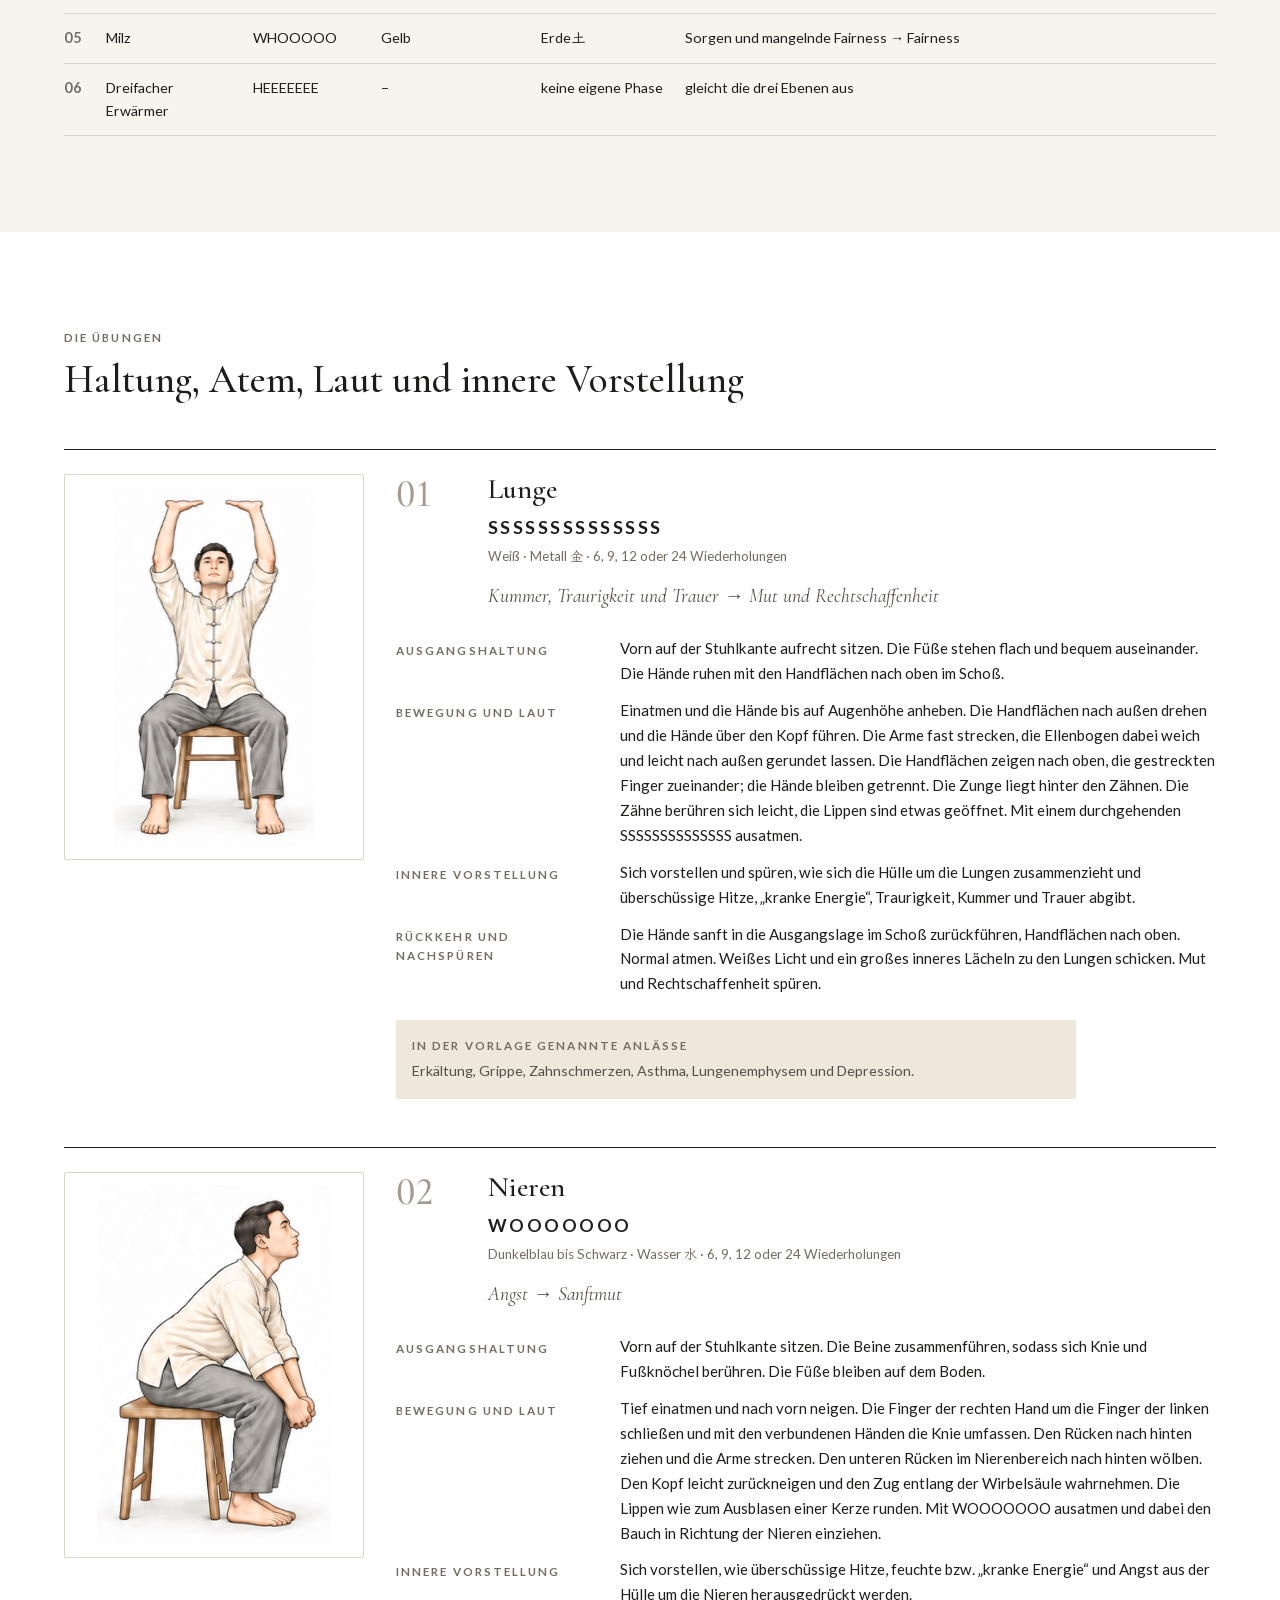
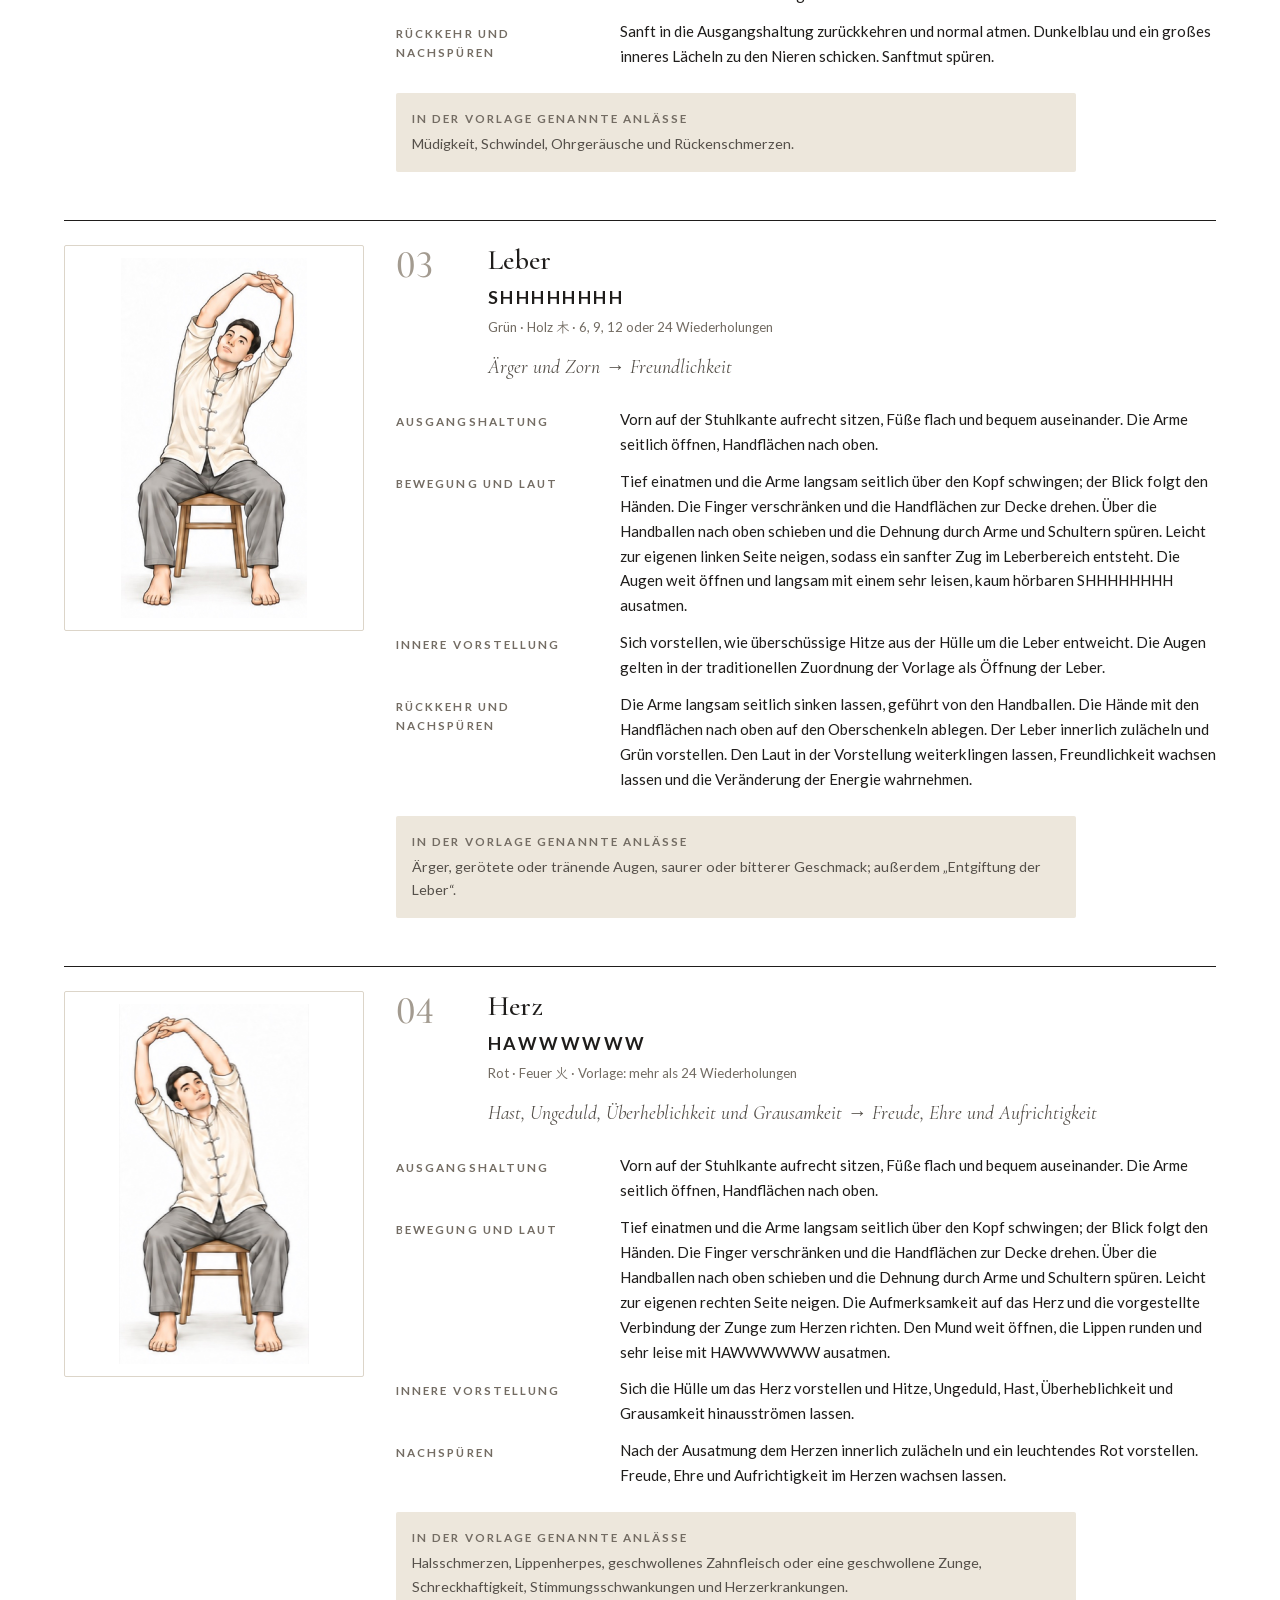
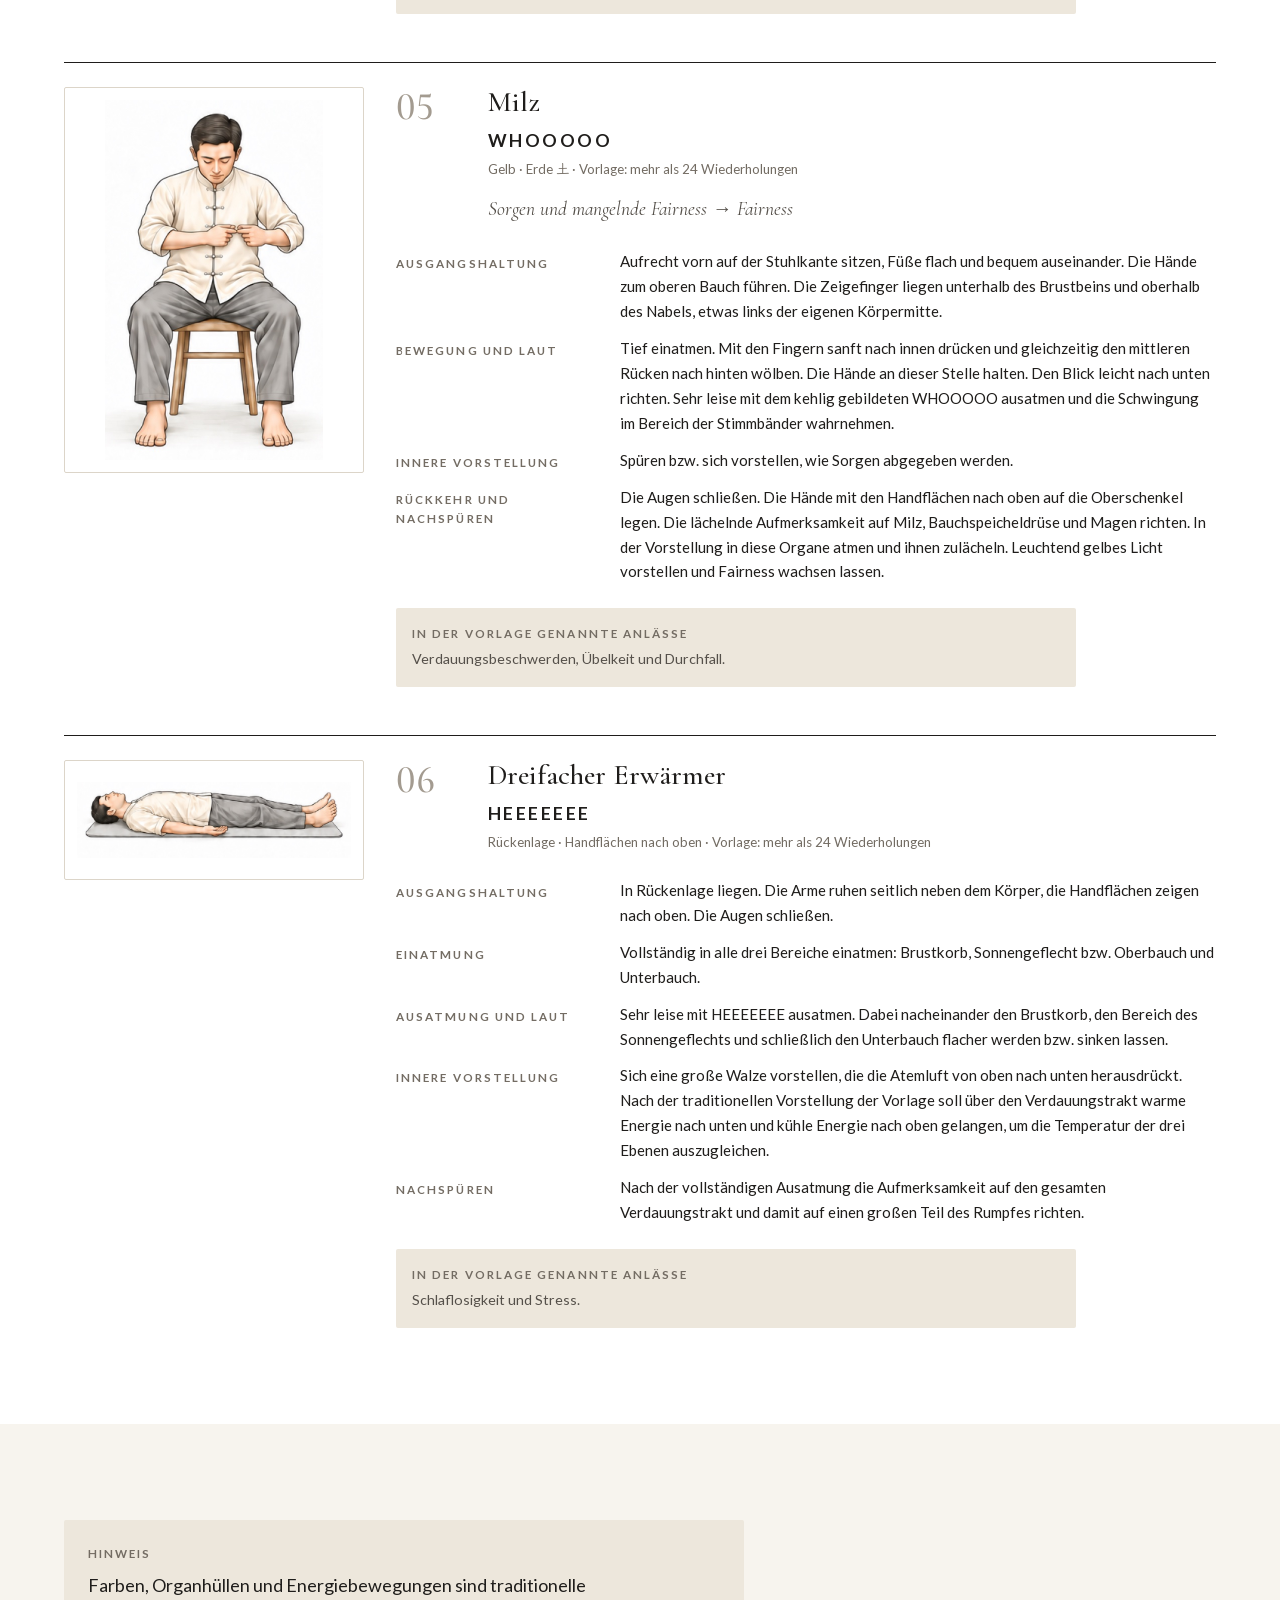
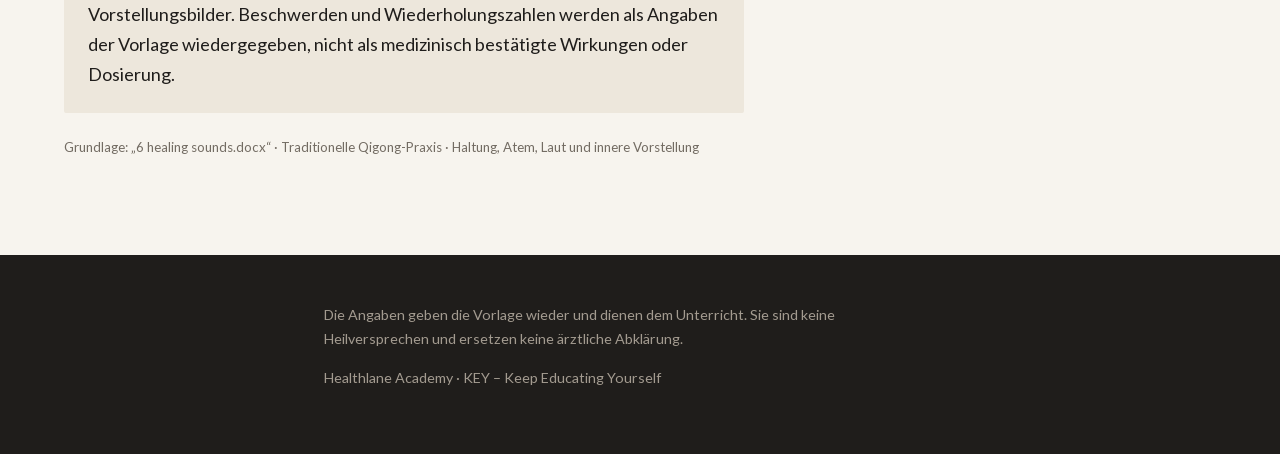
<file: uebungen/sechs-heilende-laute.html>
<!doctype html>
<html lang="de">
<head>
<meta charset="utf-8">
<meta name="viewport" content="width=device-width, initial-scale=1, viewport-fit=cover">
<title>Die sechs heilenden Laute – Healthlane Academy</title>
<link rel="stylesheet" href="../fonts/fonts.css">
<link rel="stylesheet" href="../css/app.css">
</head>
<body>

<div class="nav dunkel druckweg">
  <div class="inner">
    <a class="home" href="../index.html" aria-label="Healthlane Academy, zur Übersicht">
      <img src="../img/marke/hla-logo-horizontal-negativ.svg" alt="Healthlane Academy">
    </a>
    <nav>
      <a href="../index.html">Meridiane</a>
      <a href="../qifluss.html">Qi-Fluss</a>
      <a href="../wandlungsphasen.html">Wandlungsphasen</a>
      <a href="../index.html#uebungen" aria-current="page">Übungen</a>
    </nav>
  </div>
</div>

<header class="dunkel hero druckweg">
  <div class="inner">
    <p class="label" id="hLabel">&nbsp;</p>
    <h1 id="hTitel">&nbsp;</h1>
    <p class="lead" id="hLead"></p>
    <ul class="meta" id="hMeta"></ul>
  </div>
</header>

<!-- Kopf nur für den Druck, nach Handbuch 9: Label links, Haarlinie -->
<div class="druckkopf" aria-hidden="true">
  <span class="label">Qigong · Übungstableau</span>
  <img class="druckmarke" src="../img/marke/hla-logo-horizontal.svg" alt="Healthlane Academy">
</div>

<section class="papier" id="ordnung">
  <div class="inner">
    <p class="label">Ordnung der sechs Laute</p>
    <h2 style="margin-top:12px">Die Reihenfolge folgt dem nährenden Zyklus</h2>
    <div class="ordnung-grid" style="margin-top:40px">
      <p class="fliess" id="oOrdnung"></p>
      <figure class="druckweg">
        <svg id="svgWuxing" xmlns="http://www.w3.org/2000/svg"></svg>
        <figcaption>Metall nährt Wasser, Wasser nährt Holz, Holz nährt Feuer,
        Feuer nährt Erde – in dieser Folge werden die Laute geübt.</figcaption>
      </figure>
    </div>
    <div class="tafel-scroll" style="margin-top:56px">
      <table class="zuordnung uebersicht" id="tUebersicht"></table>
    </div>
  </div>
</section>

<section class="weiss" id="laute">
  <div class="inner">
    <p class="label druckweg">Die Übungen</p>
    <h2 style="margin-top:12px" class="druckweg">Haltung, Atem, Laut und innere Vorstellung</h2>
    <div class="laut-liste" id="lauteListe" style="margin-top:48px"></div>
  </div>
</section>

<section class="papier">
  <div class="inner">
    <div class="merkkasten">
      <p class="label">Hinweis</p>
      <p id="oHinweis" style="margin:0"></p>
    </div>
    <p class="quelle" id="oQuelle"></p>
  </div>
</section>

<footer class="dunkel druckweg">
  <div class="inner fliess">
    <p>Die Angaben geben die Vorlage wieder und dienen dem Unterricht. Sie sind keine
    Heilversprechen und ersetzen keine ärztliche Abklärung.</p>
    <p>Healthlane Academy · KEY – Keep Educating Yourself</p>
  </div>
</footer>

<script src="../js/wuxing.js"></script>
<script src="../data/wandlungsphasen.js"></script>
<script src="../data/sechs-laute.js"></script>
<script src="../js/laute.js"></script>
</body>
</html>
</file>
<file: fonts/fonts.css>
/* Healthlane Academy - selbst gehostete Schriften.
   Designhandbuch 4.2 MUSS: nicht ueber Google-Server einbinden.
   Erzeugt von werkzeuge/schriften-holen.sh - nicht von Hand aendern.
   Cormorant Garamond, Lato, LXGW WenKai: SIL Open Font License. */

@font-face {
  font-family: 'Cormorant Garamond';
  font-style: italic;
  font-weight: 400;
  font-display: swap;
  src: url(cormorant-co3ZmX5slCNuHLi8bLeY9MK7whWMhyjYrEtFmSqn7B6DxjY.woff2) format('woff2');
  unicode-range: U+0460-052F, U+1C80-1C8A, U+20B4, U+2DE0-2DFF, U+A640-A69F, U+FE2E-FE2F;
}

@font-face {
  font-family: 'Cormorant Garamond';
  font-style: italic;
  font-weight: 400;
  font-display: swap;
  src: url(cormorant-co3ZmX5slCNuHLi8bLeY9MK7whWMhyjYrEtMmSqn7B6DxjY.woff2) format('woff2');
  unicode-range: U+0301, U+0400-045F, U+0490-0491, U+04B0-04B1, U+2116;
}

@font-face {
  font-family: 'Cormorant Garamond';
  font-style: italic;
  font-weight: 400;
  font-display: swap;
  src: url(cormorant-co3ZmX5slCNuHLi8bLeY9MK7whWMhyjYrEtHmSqn7B6DxjY.woff2) format('woff2');
  unicode-range: U+0102-0103, U+0110-0111, U+0128-0129, U+0168-0169, U+01A0-01A1, U+01AF-01B0, U+0300-0301, U+0303-0304, U+0308-0309, U+0323, U+0329, U+1EA0-1EF9, U+20AB;
}

@font-face {
  font-family: 'Cormorant Garamond';
  font-style: italic;
  font-weight: 400;
  font-display: swap;
  src: url(cormorant-co3ZmX5slCNuHLi8bLeY9MK7whWMhyjYrEtGmSqn7B6DxjY.woff2) format('woff2');
  unicode-range: U+0100-02BA, U+02BD-02C5, U+02C7-02CC, U+02CE-02D7, U+02DD-02FF, U+0304, U+0308, U+0329, U+1D00-1DBF, U+1E00-1E9F, U+1EF2-1EFF, U+2020, U+20A0-20AB, U+20AD-20C0, U+2113, U+2C60-2C7F, U+A720-A7FF;
}

@font-face {
  font-family: 'Cormorant Garamond';
  font-style: italic;
  font-weight: 400;
  font-display: swap;
  src: url(cormorant-co3ZmX5slCNuHLi8bLeY9MK7whWMhyjYrEtImSqn7B6D.woff2) format('woff2');
  unicode-range: U+0000-00FF, U+0131, U+0152-0153, U+02BB-02BC, U+02C6, U+02DA, U+02DC, U+0304, U+0308, U+0329, U+2000-206F, U+20AC, U+2122, U+2191, U+2193, U+2212, U+2215, U+FEFF, U+FFFD;
}

@font-face {
  font-family: 'Cormorant Garamond';
  font-style: italic;
  font-weight: 500;
  font-display: swap;
  src: url(cormorant-co3ZmX5slCNuHLi8bLeY9MK7whWMhyjYrEtFmSqn7B6DxjY.woff2) format('woff2');
  unicode-range: U+0460-052F, U+1C80-1C8A, U+20B4, U+2DE0-2DFF, U+A640-A69F, U+FE2E-FE2F;
}

@font-face {
  font-family: 'Cormorant Garamond';
  font-style: italic;
  font-weight: 500;
  font-display: swap;
  src: url(cormorant-co3ZmX5slCNuHLi8bLeY9MK7whWMhyjYrEtMmSqn7B6DxjY.woff2) format('woff2');
  unicode-range: U+0301, U+0400-045F, U+0490-0491, U+04B0-04B1, U+2116;
}

@font-face {
  font-family: 'Cormorant Garamond';
  font-style: italic;
  font-weight: 500;
  font-display: swap;
  src: url(cormorant-co3ZmX5slCNuHLi8bLeY9MK7whWMhyjYrEtHmSqn7B6DxjY.woff2) format('woff2');
  unicode-range: U+0102-0103, U+0110-0111, U+0128-0129, U+0168-0169, U+01A0-01A1, U+01AF-01B0, U+0300-0301, U+0303-0304, U+0308-0309, U+0323, U+0329, U+1EA0-1EF9, U+20AB;
}

@font-face {
  font-family: 'Cormorant Garamond';
  font-style: italic;
  font-weight: 500;
  font-display: swap;
  src: url(cormorant-co3ZmX5slCNuHLi8bLeY9MK7whWMhyjYrEtGmSqn7B6DxjY.woff2) format('woff2');
  unicode-range: U+0100-02BA, U+02BD-02C5, U+02C7-02CC, U+02CE-02D7, U+02DD-02FF, U+0304, U+0308, U+0329, U+1D00-1DBF, U+1E00-1E9F, U+1EF2-1EFF, U+2020, U+20A0-20AB, U+20AD-20C0, U+2113, U+2C60-2C7F, U+A720-A7FF;
}

@font-face {
  font-family: 'Cormorant Garamond';
  font-style: italic;
  font-weight: 500;
  font-display: swap;
  src: url(cormorant-co3ZmX5slCNuHLi8bLeY9MK7whWMhyjYrEtImSqn7B6D.woff2) format('woff2');
  unicode-range: U+0000-00FF, U+0131, U+0152-0153, U+02BB-02BC, U+02C6, U+02DA, U+02DC, U+0304, U+0308, U+0329, U+2000-206F, U+20AC, U+2122, U+2191, U+2193, U+2212, U+2215, U+FEFF, U+FFFD;
}

@font-face {
  font-family: 'Cormorant Garamond';
  font-style: normal;
  font-weight: 500;
  font-display: swap;
  src: url(cormorant-co3umX5slCNuHLi8bLeY9MK7whWMhyjypVO7abI26QOD_s06KnnOitk9IfqxUYT9.woff2) format('woff2');
  unicode-range: U+0460-052F, U+1C80-1C8A, U+20B4, U+2DE0-2DFF, U+A640-A69F, U+FE2E-FE2F;
}

@font-face {
  font-family: 'Cormorant Garamond';
  font-style: normal;
  font-weight: 500;
  font-display: swap;
  src: url(cormorant-co3umX5slCNuHLi8bLeY9MK7whWMhyjypVO7abI26QOD_s06KnDOitk9IfqxUYT9.woff2) format('woff2');
  unicode-range: U+0301, U+0400-045F, U+0490-0491, U+04B0-04B1, U+2116;
}

@font-face {
  font-family: 'Cormorant Garamond';
  font-style: normal;
  font-weight: 500;
  font-display: swap;
  src: url(cormorant-co3umX5slCNuHLi8bLeY9MK7whWMhyjypVO7abI26QOD_s06KnvOitk9IfqxUYT9.woff2) format('woff2');
  unicode-range: U+0102-0103, U+0110-0111, U+0128-0129, U+0168-0169, U+01A0-01A1, U+01AF-01B0, U+0300-0301, U+0303-0304, U+0308-0309, U+0323, U+0329, U+1EA0-1EF9, U+20AB;
}

@font-face {
  font-family: 'Cormorant Garamond';
  font-style: normal;
  font-weight: 500;
  font-display: swap;
  src: url(cormorant-co3umX5slCNuHLi8bLeY9MK7whWMhyjypVO7abI26QOD_s06KnrOitk9IfqxUYT9.woff2) format('woff2');
  unicode-range: U+0100-02BA, U+02BD-02C5, U+02C7-02CC, U+02CE-02D7, U+02DD-02FF, U+0304, U+0308, U+0329, U+1D00-1DBF, U+1E00-1E9F, U+1EF2-1EFF, U+2020, U+20A0-20AB, U+20AD-20C0, U+2113, U+2C60-2C7F, U+A720-A7FF;
}

@font-face {
  font-family: 'Cormorant Garamond';
  font-style: normal;
  font-weight: 500;
  font-display: swap;
  src: url(cormorant-co3umX5slCNuHLi8bLeY9MK7whWMhyjypVO7abI26QOD_s06KnTOitk9IfqxUQ.woff2) format('woff2');
  unicode-range: U+0000-00FF, U+0131, U+0152-0153, U+02BB-02BC, U+02C6, U+02DA, U+02DC, U+0304, U+0308, U+0329, U+2000-206F, U+20AC, U+2122, U+2191, U+2193, U+2212, U+2215, U+FEFF, U+FFFD;
}

@font-face {
  font-family: 'Lato';
  font-style: italic;
  font-weight: 400;
  font-display: swap;
  src: url(lato-S6u8w4BMUTPHjxsAUi-qNiXg7eU0.woff2) format('woff2');
  unicode-range: U+0100-02BA, U+02BD-02C5, U+02C7-02CC, U+02CE-02D7, U+02DD-02FF, U+0304, U+0308, U+0329, U+1D00-1DBF, U+1E00-1E9F, U+1EF2-1EFF, U+2020, U+20A0-20AB, U+20AD-20C0, U+2113, U+2C60-2C7F, U+A720-A7FF;
}

@font-face {
  font-family: 'Lato';
  font-style: italic;
  font-weight: 400;
  font-display: swap;
  src: url(lato-S6u8w4BMUTPHjxsAXC-qNiXg7Q.woff2) format('woff2');
  unicode-range: U+0000-00FF, U+0131, U+0152-0153, U+02BB-02BC, U+02C6, U+02DA, U+02DC, U+0304, U+0308, U+0329, U+2000-206F, U+20AC, U+2122, U+2191, U+2193, U+2212, U+2215, U+FEFF, U+FFFD;
}

@font-face {
  font-family: 'Lato';
  font-style: normal;
  font-weight: 300;
  font-display: swap;
  src: url(lato-S6u9w4BMUTPHh7USSwaPGQ3q5d0N7w.woff2) format('woff2');
  unicode-range: U+0100-02BA, U+02BD-02C5, U+02C7-02CC, U+02CE-02D7, U+02DD-02FF, U+0304, U+0308, U+0329, U+1D00-1DBF, U+1E00-1E9F, U+1EF2-1EFF, U+2020, U+20A0-20AB, U+20AD-20C0, U+2113, U+2C60-2C7F, U+A720-A7FF;
}

@font-face {
  font-family: 'Lato';
  font-style: normal;
  font-weight: 300;
  font-display: swap;
  src: url(lato-S6u9w4BMUTPHh7USSwiPGQ3q5d0.woff2) format('woff2');
  unicode-range: U+0000-00FF, U+0131, U+0152-0153, U+02BB-02BC, U+02C6, U+02DA, U+02DC, U+0304, U+0308, U+0329, U+2000-206F, U+20AC, U+2122, U+2191, U+2193, U+2212, U+2215, U+FEFF, U+FFFD;
}

@font-face {
  font-family: 'Lato';
  font-style: normal;
  font-weight: 400;
  font-display: swap;
  src: url(lato-S6uyw4BMUTPHjxAwXiWtFCfQ7A.woff2) format('woff2');
  unicode-range: U+0100-02BA, U+02BD-02C5, U+02C7-02CC, U+02CE-02D7, U+02DD-02FF, U+0304, U+0308, U+0329, U+1D00-1DBF, U+1E00-1E9F, U+1EF2-1EFF, U+2020, U+20A0-20AB, U+20AD-20C0, U+2113, U+2C60-2C7F, U+A720-A7FF;
}

@font-face {
  font-family: 'Lato';
  font-style: normal;
  font-weight: 400;
  font-display: swap;
  src: url(lato-S6uyw4BMUTPHjx4wXiWtFCc.woff2) format('woff2');
  unicode-range: U+0000-00FF, U+0131, U+0152-0153, U+02BB-02BC, U+02C6, U+02DA, U+02DC, U+0304, U+0308, U+0329, U+2000-206F, U+20AC, U+2122, U+2191, U+2193, U+2212, U+2215, U+FEFF, U+FFFD;
}

@font-face {
  font-family: 'Lato';
  font-style: normal;
  font-weight: 700;
  font-display: swap;
  src: url(lato-S6u9w4BMUTPHh6UVSwaPGQ3q5d0N7w.woff2) format('woff2');
  unicode-range: U+0100-02BA, U+02BD-02C5, U+02C7-02CC, U+02CE-02D7, U+02DD-02FF, U+0304, U+0308, U+0329, U+1D00-1DBF, U+1E00-1E9F, U+1EF2-1EFF, U+2020, U+20A0-20AB, U+20AD-20C0, U+2113, U+2C60-2C7F, U+A720-A7FF;
}

@font-face {
  font-family: 'Lato';
  font-style: normal;
  font-weight: 700;
  font-display: swap;
  src: url(lato-S6u9w4BMUTPHh6UVSwiPGQ3q5d0.woff2) format('woff2');
  unicode-range: U+0000-00FF, U+0131, U+0152-0153, U+02BB-02BC, U+02C6, U+02DA, U+02DC, U+0304, U+0308, U+0329, U+2000-206F, U+20AC, U+2122, U+2191, U+2193, U+2212, U+2215, U+FEFF, U+FFFD;
}

@font-face {
  font-family: 'LXGW WenKai TC';
  font-style: normal;
  font-weight: 400;
  font-display: swap;
  src: url(kaiti-subset.woff2) format('woff2');
  unicode-range: U+4e09-4e0b, U+4e0d-4e0e, U+4e18, U+4e1d, U+4e2d, U+4e30, U+4e34, U+4e39-4e3b, U+4e3e, U+4e4b, U+4e8c, U+4e8e-4e8f, U+4e91, U+4e94-4e95, U+4ea2, U+4ea4, U+4eac, U+4eba, U+4ed1, U+4ed3, U+4ee3, U+4efb, U+4f1a, U+4f20, U+4f38, U+4f53, U+4f7f, U+4fa0, U+4fa7, U+4fde, U+504f, U+5143, U+5149, U+514b, U+5151, U+5165, U+516c-516d, U+5173, U+5176, U+517b, U+5185, U+51b2-51b3, U+51cf, U+51dd, U+5206, U+5217, U+522b, U+524d, U+529f, U+52b3, U+52df, U+5305, U+5316, U+5347-5348, U+534a, U+534e, U+5370, U+5386, U+5389, U+53a5, U+53d1, U+53d7, U+53e3, U+53f8, U+5408, U+540e, U+5410, U+542c, U+5438, U+5455, U+5468, U+547c-547d, U+548c, U+5499, U+54bd, U+54d1, U+5507, U+5546, U+5589, U+56db, U+56f0, U+571f, U+5728, U+5730, U+5782, U+5802, U+589f, U+58c5, U+590d, U+5916, U+5927, U+5929-592a, U+5934, U+5939, U+5947, U+59d4, U+5b50, U+5b54, U+5b57, U+5b59, U+5b97-5b98, U+5b9e, U+5ba3, U+5bab, U+5bbd-5bbe, U+5bd2, U+5bfc, U+5c01, U+5c0f, U+5c11, U+5c3a, U+5c3e-5c3f, U+5c55, U+5c5e, U+5c71, U+5de8, U+5e02, U+5e26, U+5e72, U+5e7d, U+5e9c, U+5ead, U+5ec9-5eca, U+5f00, U+5f3a, U+5faa, U+5fc3, U+5fd7, U+6025, U+6076, U+60ac, U+610f, U+6240, U+624b, U+626c, U+6276, U+627f, U+6392, U+642d, U+6512, U+652f, U+6566, U+65ad, U+65e5, U+6606, U+660e, U+66f2, U+6700, U+6708, U+671f, U+6728, U+672c, U+673a, U+675f, U+677c, U+677e, U+6781, U+6795, U+679c, U+67a2, U+67f1, U+6865, U+6881, U+690e, U+6a2a, U+6b21, U+6b62-6b63, U+6b65, U+6bdb, U+6c14, U+6c34, U+6c41, U+6c57, U+6c60, U+6c9f, U+6cc4, U+6cc9, U+6ccc, U+6cdb, U+6ce3, U+6ce8, U+6cfd, U+6d25, U+6d41, U+6d46, U+6d4a, U+6d77, U+6d8c, U+6db2, U+6e05, U+6e0a, U+6e0e, U+6e1a, U+6e20, U+6e29, U+6e7f, U+6e9c, U+6eaa, U+6ede, U+706b, U+7075, U+708e, U+70ed, U+7126, U+7136, U+7167, U+719f, U+71e5, U+722a, U+7269, U+728a, U+72af, U+7387, U+7389, U+7391, U+73af, U+7406, U+7487, U+751f, U+7530, U+7533, U+758f, U+759d, U+75c5, U+75db, U+75f0, U+7600, U+767d-767e, U+76ae, U+76c6, U+76d6, U+76db, U+76ee, U+76f8, U+7726, U+775b, U+7763, U+77b3, U+795e, U+7a74, U+7a7a, U+7a81, U+7a8d, U+7ae0, U+7af9, U+7b4b, U+7b51, U+7c95, U+7cbe, U+7cdf, U+7eb3, U+7ecf, U+7ed3, U+7edc-7edd, U+7edf, U+7ef4, U+7f29, U+7f3a, U+7ff3, U+8001, U+8033, U+804b, U+8083, U+8089, U+808b-808c, U+8093, U+809b, U+809d, U+80a0, U+80a2, U+80a9, U+80ba, U+80be, U+80c1, U+80c3, U+80c6, U+80cc, U+80ce, U+80de, U+80f1, U+80f8, U+8109-810a, U+8110-8111, U+8118, U+813e, U+8150, U+8155, U+8170, U+8179, U+8180, U+8188, U+818f, U+819d, U+81bb, U+81c2, U+81f3, U+820c, U+8499, U+8574, U+85cf, U+865a, U+8821, U+8840, U+884c, U+8868, U+89e3, U+8bc0-8bc1, U+8c03, U+8c37, U+8d1e, U+8d2e-8d2f, U+8d64, U+8db3, U+8df3, U+8eab, U+8f66, U+8f6f, U+8f85, U+8fce, U+8fd0, U+8ff7, U+901a, U+9053, U+90aa, U+90c1, U+90c4, U+90fd, U+9178, U+91cc, U+91d1, U+949f, U+957f, U+95e8, U+95f4, U+95f7, U+9619, U+9633-9634, U+963b, U+9645, U+964d, U+9675, U+9677, U+9686, U+9690, U+9752, U+9762, U+9876, U+988a, U+98a7, U+98ce, U+98de-98df, U+9999, U+9aa8, U+9ac0, U+9ac3, U+9ace, U+9ad3, U+9b42, U+9b44, U+9c7c, U+9e20, U+9e23, U+9e64, U+9f3b, U+9f7f, U+9f88;
}
</file>
<file: css/app.css>
/* ===========================================================
   Meridiane und Antikpunkte
   Gestaltet nach dem Designhandbuch Healthlane Academy 0.6.
   Leitbild: stille Kraft. Keine Verläufe, keine Schatten,
   keine senkrechten Linien, Siegelrot nur wo es eine Funktion
   trägt (3.3 Ausnahme Fachgrafik, 11.4 Meridiandarstellung).
   =========================================================== */

/* --- Kernfarben und Abstufungen, Kapitel 3 --- */
:root{
  --hla-tusche:#1F1D1B;
  --hla-papier:#F7F4EE;
  --hla-weiss:#FFFFFF;
  --hla-siegelrot:#D32727;
  --hla-tusche-weich:#55504A;
  --hla-stein:#736C63;
  --hla-kiesel:#A39B90;
  --hla-haarlinie:#DCD5C9;
  --hla-nebel:#EDE7DC;
  --hla-rauch:#2B2825;
  --hla-papier-hell:#F2EDE4;

  /* Die fuenf Wandlungsphasen. Gedaempft gewaehlt, damit sie auf Papier
     neben Tusche bestehen. Metall ist eigentlich weiss und auf hellem
     Grund nicht zeigbar - es steht darum als helles Silber mit Kontur. */
  --hla-wx-holz:#4E7A4B;    --hla-wx-holz-hell:#E6EDE4;
  --hla-wx-feuer:#D32727;   --hla-wx-feuer-hell:#F8E4E3;
  --hla-wx-erde:#BE8526;    --hla-wx-erde-hell:#F5ECDC;
  --hla-wx-metall:#8C9296;  --hla-wx-metall-hell:#F1F3F3;
  --hla-wx-wasser:#2E4160;  --hla-wx-wasser-hell:#E3E7EE;

  /* "LXGW WenKai TC" steht in jedem Stapel vorn. Die Schrift ist per
     @font-face auf eine unicode-range beschraenkt, die ausschliesslich
     die chinesischen Zeichen des Projekts enthaelt - lateinische Zeichen
     fallen deshalb von selbst auf Cormorant beziehungsweise Lato durch.
     So steht jedes chinesische Zeichen ueberall in Kaiti, auch mitten im
     Fliesstext, ohne dass es einzeln ausgezeichnet werden muss. Die
     System-Kaitis stehen hinten als Auffangnetz fuer Zeichen, die nicht
     im Teilsatz sind. */
  --hla-font-display:"LXGW WenKai TC","Cormorant Garamond",Garamond,"Times New Roman","Kaiti SC","Kaiti TC",STKaiti,KaiTi,"楷体",serif;
  --hla-font-text:"LXGW WenKai TC","Lato","Helvetica Neue",Arial,"Kaiti SC","Kaiti TC",STKaiti,KaiTi,"楷体",sans-serif;
  --hla-font-hanzi:"LXGW WenKai TC","Kaiti SC","Kaiti TC",STKaiti,KaiTi,"楷体",serif;

  --hla-tracking-label:.18em;
  --hla-lh-text:1.65;
  --hla-lh-display:1.08;

  --hla-space-1:4px;  --hla-space-2:8px;  --hla-space-3:12px; --hla-space-4:16px;
  --hla-space-6:24px; --hla-space-8:32px; --hla-space-12:48px; --hla-space-16:64px;
  --hla-space-24:96px;

  --hla-container:1200px;
  --hla-measure:680px;
  --hla-radius:2px;
  --hla-rule:1px solid var(--hla-haarlinie);
  --hla-ease:cubic-bezier(.25,.1,.25,1);
  --hla-duration:400ms;
}

*{box-sizing:border-box}
html{background:var(--hla-papier)}
body{
  margin:0;
  background:var(--hla-papier);
  color:var(--hla-tusche);
  font-family:var(--hla-font-text);
  font-size:18px;
  font-weight:400;
  line-height:var(--hla-lh-text);
  -webkit-font-smoothing:antialiased;
}
.hanzi{font-family:var(--hla-font-hanzi);font-weight:400}

/* --- Satz --- */
h1,h2,h3{
  font-family:var(--hla-font-display);
  font-weight:500;               /* Cormorant nie fett (4.1 MUSS) */
  line-height:var(--hla-lh-display);
  margin:0;
  text-wrap:balance;
  font-variant-numeric:lining-nums;
}
h1{font-size:clamp(2.75rem,5.5vw,4.75rem)}
h2{font-size:2.444rem}            /* 44 px */
h3{font-size:1.556rem}            /* 28 px */
p{margin:0 0 var(--hla-space-4)}
.lead{                             /* Vorspann: Cormorant kursiv 400 */
  font-family:var(--hla-font-display);
  font-style:italic;font-weight:400;
  font-size:1.444rem;line-height:1.35;
  color:var(--hla-tusche-weich);
  max-width:var(--hla-measure);
  margin:var(--hla-space-4) 0 0;
}
.label{
  font-family:var(--hla-font-text);font-weight:700;
  font-size:.722rem;letter-spacing:var(--hla-tracking-label);
  text-transform:uppercase;color:var(--hla-stein);
  margin:0;
}
a{color:inherit;text-decoration:underline;text-decoration-thickness:1px;text-underline-offset:3px}
a:hover{text-decoration-color:var(--hla-stein)}
:focus-visible{outline:2px solid var(--hla-tusche);outline-offset:3px}
.dunkel :focus-visible{outline-color:var(--hla-papier-hell)}

/* --- Bänder und Abschnitte (10.1: dunkler Einstieg, dann Papier/Weiß) --- */
.dunkel{background:var(--hla-tusche);color:var(--hla-papier-hell)}
.dunkel .label{color:var(--hla-kiesel)}
.dunkel .lead{color:var(--hla-kiesel)}
.inner{max-width:var(--hla-container);margin:0 auto;padding-inline:var(--hla-space-6)}
section{padding-block:var(--hla-space-24)}
section.papier{background:var(--hla-papier)}
section.weiss{background:var(--hla-weiss)}
@media (max-width:720px){section{padding-block:var(--hla-space-16)}}

/* --- Navigation, 84 px, Logo negativ links --- */
.nav{background:var(--hla-tusche);height:84px;display:flex;align-items:center}
.nav .inner{display:flex;align-items:center;gap:var(--hla-space-6);width:100%}
.nav img{height:34px;width:auto;display:block}
.nav a.home{text-decoration:none;display:block;line-height:0}
.nav nav{margin-left:auto;display:flex;flex-wrap:wrap;gap:var(--hla-space-2) var(--hla-space-6);align-items:center;justify-content:flex-end}
.nav nav a{
  font-size:.833rem;color:var(--hla-papier-hell);text-decoration:none;
  border-bottom:1px solid transparent;padding-bottom:2px;
  transition:border-color var(--hla-duration) var(--hla-ease);
}
.nav nav a:hover,.nav nav a[aria-current]{border-bottom-color:var(--hla-kiesel)}
@media (max-width:620px){.nav{height:auto;padding-block:var(--hla-space-3)}
  .nav .inner{flex-wrap:wrap;gap:var(--hla-space-3)}
  .nav nav{margin-left:0;width:100%;gap:var(--hla-space-2) var(--hla-space-4);justify-content:flex-start}}

/* --- Hero --- */
.hero{padding-block:var(--hla-space-16) var(--hla-space-12)}
.hero h1 .hanzi{font-size:.6em;color:var(--hla-kiesel);margin-left:.4em;letter-spacing:.05em}
.meta{display:flex;flex-wrap:wrap;gap:0;list-style:none;margin:var(--hla-space-8) 0 0;padding:0;
  border-top:1px solid var(--hla-rauch)}
.meta li{padding:var(--hla-space-3) var(--hla-space-6) var(--hla-space-3) 0;min-width:140px}
.meta b{display:block;font-weight:700;font-size:.722rem;letter-spacing:var(--hla-tracking-label);
  text-transform:uppercase;color:var(--hla-stein);margin-bottom:2px}
.meta span{font-size:.944rem;color:var(--hla-papier-hell)}
.meta span .hanzi{color:var(--hla-kiesel)}

/* --- Schaltflächen (10.3: kein Rot) --- */
button,.btn{
  font-family:var(--hla-font-text);font-size:15px;line-height:1.2;
  padding:13px 24px;border-radius:var(--hla-radius);cursor:pointer;
  border:1px solid var(--hla-tusche);background:transparent;color:var(--hla-tusche);
  transition:background var(--hla-duration) var(--hla-ease),color var(--hla-duration) var(--hla-ease),
             border-color var(--hla-duration) var(--hla-ease);
}
button:hover{border-color:var(--hla-stein)}
button.primaer{background:var(--hla-tusche);color:var(--hla-papier-hell);border-color:var(--hla-tusche)}
button.primaer:hover{background:var(--hla-rauch);border-color:var(--hla-rauch)}
button[aria-pressed="true"]{background:var(--hla-nebel);border-color:var(--hla-tusche)}
button:disabled{opacity:.4;cursor:default}
.werkzeuge{display:flex;flex-wrap:wrap;gap:var(--hla-space-2);align-items:center;
  margin-top:var(--hla-space-4)}
.werkzeuge .hinweis{font-size:.833rem;color:var(--hla-stein);margin:0}
kbd{font-family:var(--hla-font-text);font-size:.722rem;font-weight:700;
  letter-spacing:.06em;border:1px solid var(--hla-haarlinie);border-radius:var(--hla-radius);
  padding:1px 6px;color:var(--hla-tusche-weich)}

/* --- Tafel mit Figur --- */
.tafel-grid{display:grid;grid-template-columns:minmax(0,1.02fr) minmax(0,1fr);
  gap:var(--hla-space-12);align-items:start}
@media (max-width:940px){.tafel-grid{grid-template-columns:1fr;gap:var(--hla-space-8)}}
.tafel{
  background:var(--hla-weiss);border:var(--hla-rule);border-radius:var(--hla-radius);
  position:relative;cursor:zoom-in;
}
.tafel svg{display:block;width:100%;height:auto}
.tafel .grossbild-hinweis{
  position:absolute;right:var(--hla-space-3);bottom:var(--hla-space-3);
  font-size:.722rem;font-weight:700;letter-spacing:var(--hla-tracking-label);
  text-transform:uppercase;color:var(--hla-stein);
  background:var(--hla-weiss);border:var(--hla-rule);border-radius:var(--hla-radius);
  padding:5px 10px;pointer-events:none;
}

/* --- Punkttafel (Karte: Weiß, Haarlinie, kein Schatten) --- */
.karte{background:var(--hla-weiss);border:var(--hla-rule);border-radius:var(--hla-radius)}
.punkt-kopf{padding:var(--hla-space-6) var(--hla-space-6) var(--hla-space-4);
  border-bottom:var(--hla-rule)}
.punkt-kennung{font-weight:700;font-size:.722rem;letter-spacing:var(--hla-tracking-label);
  text-transform:uppercase;color:var(--hla-stein);margin:0 0 var(--hla-space-2)}
.punkt-name{font-family:var(--hla-font-display);font-weight:500;font-size:2rem;
  line-height:1.1;margin:0;font-variant-numeric:lining-nums}
.punkt-name .hanzi{font-size:.8em;color:var(--hla-tusche-weich);margin-left:.35em}
.punkt-de{font-family:var(--hla-font-display);font-style:italic;font-size:1.222rem;
  color:var(--hla-tusche-weich);margin:var(--hla-space-1) 0 0}
.punkt-en{font-size:.833rem;color:var(--hla-stein);margin:2px 0 0}
.merkmale{display:flex;flex-wrap:wrap;gap:var(--hla-space-2);margin-top:var(--hla-space-4)}
.merkmal{font-size:.722rem;font-weight:700;letter-spacing:.1em;text-transform:uppercase;
  border:1px solid var(--hla-haarlinie);border-radius:var(--hla-radius);
  padding:4px 9px;color:var(--hla-tusche-weich);background:var(--hla-nebel)}
.merkmal.offen{background:transparent;color:var(--hla-stein)}
dl.angaben{margin:0;padding:var(--hla-space-4) var(--hla-space-6) var(--hla-space-6);
  display:grid;grid-template-columns:86px minmax(0,1fr);gap:var(--hla-space-3) var(--hla-space-4)}
dl.angaben dt{font-weight:700;font-size:.722rem;letter-spacing:var(--hla-tracking-label);
  text-transform:uppercase;color:var(--hla-stein);padding-top:5px}
dl.angaben dd{margin:0;font-size:.944rem}

/* --- Punktfolge --- */
.folge{border-top:1px solid var(--hla-tusche)}
.folge ol{list-style:none;margin:0;padding:0}
.folge li{border-bottom:var(--hla-rule)}
.folge button{
  width:100%;display:grid;grid-template-columns:88px 230px minmax(0,1fr) auto;
  gap:var(--hla-space-4);align-items:baseline;text-align:left;
  background:transparent;border:0;border-radius:0;padding:var(--hla-space-3) var(--hla-space-2);
}
.folge button:hover{background:var(--hla-nebel)}
.folge button[aria-current="true"]{background:var(--hla-nebel)}
.folge .k{font-weight:700;font-size:.833rem;letter-spacing:.06em}
.folge .p{font-size:.944rem}
.folge .p .hanzi{color:var(--hla-tusche-weich);margin-left:.35em}
.folge .e{font-size:.833rem;color:var(--hla-tusche-weich)}
.folge .r{font-size:.722rem;font-weight:700;letter-spacing:.1em;text-transform:uppercase;
  color:var(--hla-stein);white-space:nowrap;text-align:right}
@media (max-width:760px){
  .folge button{grid-template-columns:70px minmax(0,1fr);gap:var(--hla-space-2) var(--hla-space-3)}
  .folge .e,.folge .r{grid-column:2;text-align:left}
}

/* --- Organabschnitt --- */
.organ-grid{display:grid;grid-template-columns:minmax(0,1fr) minmax(0,1fr);gap:var(--hla-space-12)}
@media (max-width:860px){.organ-grid{grid-template-columns:1fr;gap:var(--hla-space-8)}}
.fliess{max-width:var(--hla-measure)}
.fliess p{font-size:1rem}
.eigenschaften{display:grid;grid-template-columns:repeat(2,minmax(0,1fr));gap:0;
  border-top:1px solid var(--hla-tusche);margin:0;padding:0}
.eigenschaften div{padding:var(--hla-space-3) var(--hla-space-4) var(--hla-space-3) 0;
  border-bottom:var(--hla-rule)}
.eigenschaften dt{font-weight:700;font-size:.722rem;letter-spacing:var(--hla-tracking-label);
  text-transform:uppercase;color:var(--hla-stein)}
.eigenschaften dd{margin:2px 0 0;font-size:.944rem}
.muster{list-style:none;margin:0;padding:0;border-top:1px solid var(--hla-tusche)}
.muster li{border-bottom:var(--hla-rule);padding:var(--hla-space-4) 0}
.muster h3{font-size:1.333rem;margin:0 0 var(--hla-space-1)}
.muster h3 .hanzi{font-size:.75em;color:var(--hla-tusche-weich);margin-left:.35em}
.muster p{font-size:.944rem;margin:0;color:var(--hla-tusche-weich)}
.muster .punkte{margin:var(--hla-space-2) 0 0;font-size:.833rem;color:var(--hla-stein)}

/* --- Merkkasten (5.6): Fläche Nebel, kein Rahmen --- */
.merkkasten{background:var(--hla-nebel);border-radius:var(--hla-radius);
  padding:var(--hla-space-6);max-width:var(--hla-measure)}
.merkkasten p:last-child{margin-bottom:0}
.merkkasten .label{margin-bottom:var(--hla-space-2)}

/* --- Übersichtskarten --- */
.umlauf{margin-bottom:var(--hla-space-16)}
.umlauf:last-child{margin-bottom:0}
.umlauf-kopf{display:flex;align-items:baseline;gap:var(--hla-space-4);
  border-bottom:1px solid var(--hla-tusche);padding-bottom:var(--hla-space-2);
  margin-bottom:var(--hla-space-6)}
.umlauf-kopf h2{font-size:1.556rem}
.umlauf-kopf .folgekette{margin-left:auto;font-size:.833rem;color:var(--hla-stein);text-align:right}
.karten{display:grid;grid-template-columns:repeat(4,minmax(0,1fr));gap:var(--hla-space-4)}
@media (max-width:940px){.karten{grid-template-columns:repeat(2,minmax(0,1fr))}}
@media (max-width:560px){.karten{grid-template-columns:1fr}}
a.karte{display:block;text-decoration:none;background:var(--hla-weiss);
  border:var(--hla-rule);border-radius:var(--hla-radius);padding:var(--hla-space-6);
  transition:border-color var(--hla-duration) var(--hla-ease)}
a.karte:hover{border-color:var(--hla-stein)}
a.karte.offen{background:transparent}
.karte-kopf{display:flex;align-items:baseline;gap:var(--hla-space-2)}
.karte-kurz{font-weight:700;font-size:.944rem;letter-spacing:.06em}
.karte-int{font-size:.722rem;letter-spacing:.1em;color:var(--hla-stein)}
.karte-han{margin-left:auto;font-size:1.111rem;color:var(--hla-tusche-weich)}
a.karte h3{font-size:1.444rem;margin:var(--hla-space-2) 0 2px}
a.karte .zeile{font-size:.833rem;color:var(--hla-tusche-weich);margin:0}
a.karte .fuss{display:flex;gap:var(--hla-space-3);margin-top:var(--hla-space-4);
  padding-top:var(--hla-space-3);border-top:var(--hla-rule);
  font-size:.722rem;letter-spacing:.06em;color:var(--hla-stein)}
a.karte .fuss .stand{margin-left:auto;font-weight:700;letter-spacing:.1em;text-transform:uppercase}

/* --- Großbild (Vollbild nur Figur, Verlauf, Punkte) --- */
.grossbild{position:fixed;inset:0;z-index:100;background:var(--hla-papier);
  display:none;flex-direction:column}
.grossbild[data-offen]{display:flex}
.grossbild-kopf{display:flex;align-items:center;gap:var(--hla-space-4);
  padding:var(--hla-space-3) var(--hla-space-6);border-bottom:var(--hla-rule);
  background:var(--hla-weiss)}
.grossbild-kopf .titel{font-family:var(--hla-font-display);font-weight:500;font-size:1.333rem}
.grossbild-kopf .titel .hanzi{font-size:.8em;color:var(--hla-tusche-weich);margin-left:.3em}
.grossbild-kopf .werkzeuge{margin:0 0 0 auto}
.grossbild-buehne{flex:1;min-height:0;display:flex;align-items:center;justify-content:center;
  padding:var(--hla-space-4)}
.grossbild-buehne svg{max-height:100%;max-width:100%;width:auto;height:100%;display:block}
@media (max-width:620px){
  .grossbild-kopf{flex-wrap:wrap}
  .grossbild-kopf .werkzeuge{margin-left:0;width:100%}
}

/* --- Fußbereich --- */
footer.dunkel{padding-block:var(--hla-space-12)}
footer .fliess p{font-size:.889rem;color:var(--hla-kiesel);max-width:74ch}
footer .fliess p strong{color:var(--hla-papier-hell);font-weight:400}

/* --- Bewegung nur weich, Einstellung respektieren (10.4 MUSS) --- */
@media (prefers-reduced-motion:reduce){
  *{animation-duration:.001ms!important;transition-duration:.001ms!important}
}

/* Punkttafel bleibt beim Blättern sichtbar */
@media (min-width:941px){ #punktSpalte{position:sticky;top:var(--hla-space-6)} }

/* Abstand vor chinesischen Zeichen in Überschriften */
h2 .hanzi,h3 .hanzi{margin-left:.32em}
/* Mustertexte bleiben in der Satzbreite (4.x: Textspalte 680 px) */
.muster p{max-width:var(--hla-measure)}
.muster li{padding-right:var(--hla-space-4)}

/* ===========================================================
   Falttafeln, Schaubilder, Zuordnungstafel, Yin-Yang-Matrix
   =========================================================== */

/* --- Falttafel: anklickbare Abschnitte --- */
.falttafel{border-top:1px solid var(--hla-tusche);margin-top:var(--hla-space-6)}
.falttafel > div{border-bottom:var(--hla-rule)}
.falttafel button{
  width:100%;display:grid;grid-template-columns:minmax(0,1fr) 22px;gap:var(--hla-space-4);
  align-items:center;text-align:left;background:transparent;border:0;border-radius:0;
  padding:var(--hla-space-4) 0;cursor:pointer;
  transition:color var(--hla-duration) var(--hla-ease);
}
.falttafel button:hover{color:var(--hla-tusche-weich)}
.falttafel .titel{
  font-family:var(--hla-font-display);font-weight:500;font-size:1.333rem;line-height:1.2;
}
.falttafel .titel .hanzi{font-size:.72em;color:var(--hla-stein);margin-left:.4em}
.falttafel .zeichen{width:22px;height:22px;display:block;justify-self:end;
  transition:transform var(--hla-duration) var(--hla-ease)}
.falttafel .zeichen polyline{stroke:var(--hla-stein);stroke-width:1.3;fill:none;
  stroke-linecap:round;stroke-linejoin:round}
.falttafel button[aria-expanded="true"] .zeichen{transform:rotate(180deg)}
.falttafel button[aria-expanded="true"] .titel{color:var(--hla-tusche)}
.falttafel .inhalt{padding:0 0 var(--hla-space-6);max-width:var(--hla-measure)}
.falttafel .inhalt p{font-size:.944rem;margin:0 0 var(--hla-space-3)}
.falttafel .inhalt p:last-child{margin-bottom:0}
.falttafel .inhalt .punkte{font-size:.833rem;color:var(--hla-stein)}
.falttafel dl.nahrung{margin:0;display:grid;grid-template-columns:minmax(0,1fr);gap:0}
.falttafel dl.nahrung > div{display:grid;grid-template-columns:minmax(0,260px) minmax(0,1fr);
  gap:var(--hla-space-4);padding:var(--hla-space-3) 0;border-bottom:var(--hla-rule)}
.falttafel dl.nahrung > div:last-child{border-bottom:0}
.falttafel dl.nahrung dt{font-size:.944rem;font-weight:700}
.falttafel dl.nahrung dd{margin:0;font-size:.944rem;color:var(--hla-tusche-weich)}
@media (max-width:640px){
  .falttafel dl.nahrung > div{grid-template-columns:1fr;gap:2px}
}

/* --- Schaubilder --- */
.schaubilder{display:grid;grid-template-columns:repeat(2,minmax(0,1fr));gap:var(--hla-space-12)}
@media (max-width:860px){.schaubilder{grid-template-columns:1fr;gap:var(--hla-space-16)}}
.schaubilder figure{margin:0}
.schaubilder svg{display:block;width:100%;height:auto;max-width:560px;margin:0 auto}
.schaubilder figcaption{font-size:.833rem;color:var(--hla-stein);
  max-width:46ch;margin:var(--hla-space-4) auto 0;text-align:center}

/* --- Zuordnungstafel der fünf Phasen --- */
.tafel-scroll{overflow-x:auto}
table.zuordnung{border-collapse:collapse;width:100%;min-width:760px;font-size:.889rem}
table.zuordnung th,table.zuordnung td{
  text-align:left;vertical-align:top;padding:var(--hla-space-3) var(--hla-space-4)
    var(--hla-space-3) 0;border-bottom:var(--hla-rule)}
table.zuordnung thead th{border-bottom:1px solid var(--hla-tusche);
  font-family:var(--hla-font-display);font-weight:500;font-size:1.222rem;line-height:1.15}
table.zuordnung thead th .hanzi{font-size:.75em;color:var(--hla-stein);margin-left:.3em}
table.zuordnung thead th small{display:block;font-family:var(--hla-font-text);
  font-size:.722rem;font-weight:700;letter-spacing:var(--hla-tracking-label);
  text-transform:uppercase;color:var(--hla-stein);margin-top:4px}
table.zuordnung tbody th{font-weight:700;font-size:.722rem;
  letter-spacing:var(--hla-tracking-label);text-transform:uppercase;
  color:var(--hla-stein);white-space:nowrap;padding-right:var(--hla-space-6)}
table.zuordnung .aktiv{background:var(--hla-nebel)}
table.zuordnung thead th.aktiv{background:var(--hla-nebel)}

/* --- Yin-Yang-Matrix --- */
.matrix{display:grid;grid-template-columns:96px minmax(0,1fr) minmax(0,1fr);
  gap:var(--hla-space-3);align-items:stretch}
.matrix-kopf{font-weight:700;font-size:.722rem;letter-spacing:var(--hla-tracking-label);
  text-transform:uppercase;color:var(--hla-stein);padding-bottom:var(--hla-space-1)}
.matrix-kopf .hanzi{letter-spacing:0}
.matrix-zeile{display:flex;align-items:center;font-family:var(--hla-font-display);
  font-weight:500;font-size:1.556rem}
button.matrix-feld{
  display:block;text-align:left;background:var(--hla-weiss);border:var(--hla-rule);
  border-radius:var(--hla-radius);padding:var(--hla-space-4) var(--hla-space-4)}
button.matrix-feld:hover{border-color:var(--hla-stein)}
button.matrix-feld[aria-pressed="true"]{background:var(--hla-nebel);border-color:var(--hla-tusche)}
button.matrix-feld .f{font-family:var(--hla-font-display);font-weight:500;
  font-size:1.333rem;line-height:1.15;display:block}
button.matrix-feld .h{font-family:var(--hla-font-hanzi);font-size:.944rem;
  color:var(--hla-tusche-weich);display:block;margin-top:2px}
button.matrix-feld .k{font-size:.833rem;color:var(--hla-tusche-weich);
  display:block;margin-top:var(--hla-space-2)}
@media (max-width:760px){
  .matrix{grid-template-columns:1fr;gap:var(--hla-space-2)}
  .matrix-kopf:first-child{display:none}
  .matrix-kopf{padding-top:var(--hla-space-3)}
  .matrix-zeile{font-size:1.222rem;padding-top:var(--hla-space-3)}
}

/* --- Detailtafel eines Zustands --- */
.karte.zustand{padding:var(--hla-space-6)}
.karte.zustand h3{font-size:1.556rem}
.karte.zustand h3 .hanzi{font-size:.72em;color:var(--hla-tusche-weich);margin-left:.35em}
.karte.zustand .pinyin{font-size:.833rem;color:var(--hla-stein);margin:2px 0 0}
.karte.zustand .en{font-size:.833rem;color:var(--hla-stein);margin:0}
.karte.zustand dl{margin:var(--hla-space-4) 0 0;display:grid;
  grid-template-columns:96px minmax(0,1fr);gap:var(--hla-space-3) var(--hla-space-4)}
.karte.zustand dt{font-weight:700;font-size:.722rem;letter-spacing:var(--hla-tracking-label);
  text-transform:uppercase;color:var(--hla-stein);padding-top:4px}
.karte.zustand dd{margin:0;font-size:.944rem;max-width:var(--hla-measure)}
@media (max-width:560px){.karte.zustand dl{grid-template-columns:1fr;gap:2px var(--hla-space-4)}
  .karte.zustand dt{padding-top:var(--hla-space-3)}}
/* Bildunterschriften der Schaubilder auf gleicher Höhe */
.schaubilder figure{display:flex;flex-direction:column;height:100%}
.schaubilder figcaption{margin-top:auto;padding-top:var(--hla-space-4)}

/* ===========================================================
   Übungstableau: Die sechs heilenden Laute
   =========================================================== */
.ordnung-grid{display:grid;grid-template-columns:minmax(0,1fr) minmax(0,1fr);
  gap:var(--hla-space-12);align-items:center}
.ordnung-grid .fliess{margin:0;max-width:52ch}
@media (max-width:940px){.ordnung-grid{grid-template-columns:1fr;gap:var(--hla-space-8)}}
.ordnung-grid figure{margin:0;display:flex;flex-direction:column}
.ordnung-grid svg{display:block;width:100%;height:auto;max-width:520px;margin:0 auto}
.ordnung-grid figcaption{font-size:.833rem;color:var(--hla-stein);
  max-width:46ch;margin:var(--hla-space-4) auto 0;text-align:center}
table.uebersicht{min-width:640px}
table.uebersicht tbody th{font-family:var(--hla-font-text);font-size:.889rem;
  letter-spacing:.06em;color:var(--hla-stein);text-transform:none}

.laut-liste{display:flex;flex-direction:column;gap:var(--hla-space-12)}
article.laut{border-top:1px solid var(--hla-tusche);padding-top:var(--hla-space-6);
  display:grid;grid-template-columns:300px minmax(0,1fr);gap:var(--hla-space-8);align-items:start}
.laut-bild{margin:0;align-self:start;background:var(--hla-weiss);
  border:var(--hla-rule);border-radius:var(--hla-radius);padding:var(--hla-space-3);
  display:flex;align-items:center;justify-content:center;min-height:120px}
.laut-bild img{display:block;max-width:100%;height:auto;max-height:360px}
.laut-text{min-width:0}
@media (max-width:900px){
  article.laut{grid-template-columns:1fr;gap:var(--hla-space-6)}
  .laut-bild{max-width:300px}
}
.laut-kopf{display:grid;grid-template-columns:76px minmax(0,1fr);
  gap:var(--hla-space-4);align-items:start}
.laut-kopf .nr{font-family:var(--hla-font-display);font-weight:500;font-size:2.444rem;
  line-height:1;color:var(--hla-kiesel);font-variant-numeric:lining-nums}
.laut-kopf h3{font-size:1.778rem;margin:0}
.laut .ton{font-family:var(--hla-font-text);font-weight:700;font-size:1.111rem;
  letter-spacing:.14em;margin:var(--hla-space-2) 0 0}
.laut .laut-meta{font-size:.833rem;color:var(--hla-stein);margin:var(--hla-space-1) 0 0}
.laut .laut-meta .hanzi{margin-left:.25em}
.laut .wandlung{font-family:var(--hla-font-display);font-style:italic;font-size:1.222rem;
  color:var(--hla-tusche-weich);margin:var(--hla-space-3) 0 0;max-width:var(--hla-measure)}
dl.schritte{margin:var(--hla-space-6) 0 0;display:grid;
  grid-template-columns:200px minmax(0,1fr);gap:var(--hla-space-3) var(--hla-space-6)}
dl.schritte dt{font-weight:700;font-size:.722rem;letter-spacing:var(--hla-tracking-label);
  text-transform:uppercase;color:var(--hla-stein);padding-top:5px}
dl.schritte dd{margin:0;font-size:.944rem;max-width:var(--hla-measure)}
.laut .anlaesse{margin:var(--hla-space-6) 0 0;font-size:.889rem;
  color:var(--hla-tusche-weich);max-width:var(--hla-measure);
  background:var(--hla-nebel);border-radius:var(--hla-radius);padding:var(--hla-space-4)}
.laut .anlaesse .label{display:block;margin-bottom:var(--hla-space-1)}
p.quelle{font-size:.833rem;color:var(--hla-stein);margin:var(--hla-space-6) 0 0}
@media (max-width:720px){
  .laut-kopf{grid-template-columns:52px minmax(0,1fr)}
  .laut-kopf .nr{font-size:1.778rem}
  dl.schritte{grid-template-columns:1fr;gap:2px var(--hla-space-4)}
  dl.schritte dt{padding-top:var(--hla-space-3)}
}

/* --- Übungskarten auf der Übersicht --- */
.uebungen-karten{display:grid;grid-template-columns:repeat(3,minmax(0,1fr));gap:var(--hla-space-4)}
@media (max-width:860px){.uebungen-karten{grid-template-columns:1fr}}
a.karte .uebung-nr{font-family:"Lato",Arial,sans-serif;font-weight:700;font-size:.722rem;
  letter-spacing:var(--hla-tracking-label);text-transform:uppercase;color:var(--hla-stein)}
a.karte.gesperrt{pointer-events:none;opacity:.55}

/* ===========================================================
   Druck: A3 hoch, weißes Papier, nach Handbuch 12
   =========================================================== */
.druckkopf{display:none}
@media print{
  @page{size:A3 portrait;margin:18mm 18mm 16mm}
  html,body{background:#fff}
  body{font-size:9.5pt;line-height:1.45;color:#1F1D1B}
  .druckweg,.nav,footer,.merkkasten .label{display:none!important}
  section{padding-block:0;background:#fff!important}
  section.weiss,section.papier{background:#fff!important}
  .inner{max-width:none;padding-inline:0}
  .druckkopf{display:flex;align-items:baseline;justify-content:space-between;
    border-bottom:1px solid #DCD5C9;padding-bottom:3mm;margin-bottom:6mm}
  .druckkopf .label{font-size:7pt}
  .druckkopf .marke{font-family:"Cormorant Garamond",Garamond,serif;font-size:11pt}
  #ordnung{margin-bottom:8mm}
  #ordnung h2{font-size:20pt}
  table.zuordnung{min-width:0;font-size:8.5pt}
  table.uebersicht{min-width:0}
  .tafel-scroll{overflow:visible}
  .laut-liste{display:block;column-count:2;column-gap:12mm}
  article.laut{break-inside:avoid;page-break-inside:avoid;
    padding-top:4mm;margin-bottom:8mm;border-top:0.75pt solid #1F1D1B;
    display:block}
  .laut-bild{float:right;width:30mm;margin:0 0 3mm 4mm;padding:0;border:0;min-height:0}
  .laut-bild img{max-height:none;width:100%}
  .laut-text{overflow:hidden}
  .laut-kopf{grid-template-columns:14mm minmax(0,1fr);gap:3mm}
  .laut-kopf .nr{font-size:18pt;color:#A39B90}
  .laut-kopf h3{font-size:15pt}
  .laut .ton{font-size:10pt}
  .laut .laut-meta,.laut .wandlung{font-size:8.5pt}
  .laut .wandlung{margin-top:2mm}
  dl.schritte{grid-template-columns:1fr;gap:0.6mm 0;margin-top:3mm}
  dl.schritte dt{font-size:6.8pt;padding-top:2mm}
  dl.schritte dd{font-size:8.5pt;max-width:none}
  .laut .anlaesse{font-size:8pt;background:#EDE7DC;padding:2.5mm;margin-top:3mm;max-width:none}
  .laut .anlaesse .label{display:block;font-size:6.8pt}
  .merkkasten{background:#EDE7DC;padding:4mm;max-width:none;margin-top:6mm}
  .merkkasten p{font-size:8pt;margin:0}
  p.quelle{font-size:7.5pt;margin-top:3mm}
  h2,h3{page-break-after:avoid}
}

/* ===========================================================
   Übungstableau: Meridian-Dehnung
   Je Übung zwei Haltungen links, Erklärung rechts.
   =========================================================== */
.dehn-liste{display:flex;flex-direction:column;gap:var(--hla-space-12)}
article.dehn{border-top:1px solid var(--hla-tusche);padding-top:var(--hla-space-6);
  display:grid;grid-template-columns:minmax(300px,520px) minmax(0,1fr);
  gap:var(--hla-space-8);align-items:start}
.dehn-bilder{display:grid;grid-template-columns:repeat(2,minmax(0,1fr));gap:var(--hla-space-3)}
.dehn-bilder figure{margin:0;background:var(--hla-weiss);border:var(--hla-rule);
  border-radius:var(--hla-radius);padding:var(--hla-space-2);
  display:flex;flex-direction:column}
.dehn-bilder img{display:block;width:100%;height:auto;max-height:250px;object-fit:contain;
  margin:auto}
.dehn-bilder figcaption{font-size:.722rem;font-weight:700;
  letter-spacing:var(--hla-tracking-label);text-transform:uppercase;
  color:var(--hla-stein);text-align:center;margin-top:var(--hla-space-2);
  padding-top:var(--hla-space-2);border-top:var(--hla-rule)}
.dehn-text{min-width:0}
.dehn-paar{font-family:var(--hla-font-display);font-style:italic;font-size:1.222rem;
  color:var(--hla-tusche-weich);margin:var(--hla-space-1) 0 0}
@media (max-width:900px){
  article.dehn{grid-template-columns:1fr;gap:var(--hla-space-6)}
  .dehn-bilder{max-width:440px}
}

@media print{
  article.dehn{break-inside:avoid;page-break-inside:avoid;display:block;
    padding-top:4mm;margin-bottom:8mm;border-top:0.75pt solid #1F1D1B}
  .dehn-bilder{float:right;width:56mm;display:grid;grid-template-columns:repeat(2,1fr);
    gap:2mm;margin:0 0 3mm 4mm}
  .dehn-bilder figure{padding:0;border:0}
  .dehn-bilder img{max-height:none}
  .dehn-bilder figcaption{font-size:6pt;border-top:0.5pt solid #DCD5C9;margin-top:1mm;padding-top:1mm}
  .dehn-text{overflow:hidden}
  .dehn-paar{font-size:9pt;margin-top:1mm}
  .dehn-liste{display:block;column-count:2;column-gap:12mm}
}

/* ===========================================================
   Übungstableau: Der kleine Himmelskreislauf
   =========================================================== */
.namenszeile{font-family:var(--hla-font-hanzi);font-size:1rem;color:var(--hla-kiesel);
  margin:var(--hla-space-2) 0 0;letter-spacing:.02em}
.hk-grid{display:grid;grid-template-columns:minmax(300px,480px) minmax(0,1fr);
  gap:var(--hla-space-12);align-items:start}
@media (max-width:920px){.hk-grid{grid-template-columns:1fr;gap:var(--hla-space-8)}}
.hk-grid .tafel{cursor:default;padding:var(--hla-space-4)}
.hk-neben h2{font-size:1.778rem}
dl.gefaesse{margin:var(--hla-space-6) 0 0;border-top:1px solid var(--hla-tusche)}
dl.gefaesse > div{padding:var(--hla-space-3) 0;border-bottom:var(--hla-rule)}
dl.gefaesse dt{font-family:var(--hla-font-display);font-weight:500;font-size:1.333rem;line-height:1.2}
dl.gefaesse dd{margin:var(--hla-space-1) 0 0;font-size:.889rem;color:var(--hla-tusche-weich)}
dl.gefaesse dd .en{display:block;font-size:.833rem;color:var(--hla-stein);margin-top:2px}
ul.lesen{list-style:none;margin:0;padding:0;display:flex;flex-direction:column;gap:var(--hla-space-2)}
ul.lesen li{display:flex;align-items:center;gap:var(--hla-space-3);font-size:.889rem}
ul.lesen li.ohne{padding-left:34px;color:var(--hla-stein);font-size:.833rem}
.lesezeichen{width:22px;height:22px;flex:0 0 22px;display:block}
p.abk{font-size:.833rem;color:var(--hla-stein);margin:var(--hla-space-6) 0 0}
p.klammern{font-size:.833rem;color:var(--hla-stein);margin:var(--hla-space-4) 0 0;
  max-width:var(--hla-measure)}

.hk-punkte{display:grid;grid-template-columns:repeat(3,minmax(0,1fr));
  gap:var(--hla-space-4);margin-top:var(--hla-space-8)}
@media (max-width:1000px){.hk-punkte{grid-template-columns:repeat(2,minmax(0,1fr))}}
@media (max-width:640px){.hk-punkte{grid-template-columns:1fr}}
article.hk-karte{background:var(--hla-weiss);border:var(--hla-rule);
  border-radius:var(--hla-radius);padding:var(--hla-space-4)}
article.hk-karte.zentrum{background:var(--hla-nebel)}
article.hk-karte[aria-current="true"]{border-color:var(--hla-tusche)}
.hk-kopf{display:flex;align-items:center;gap:var(--hla-space-2)}
.hk-nr{font-family:var(--hla-font-text);font-weight:700;font-size:.833rem;
  letter-spacing:var(--hla-tracking-label);color:var(--hla-stein)}
article.hk-karte h3{font-size:1.222rem;margin:var(--hla-space-2) 0 0;line-height:1.18}
.hk-nomen{font-size:.833rem;color:var(--hla-tusche-weich);margin:var(--hla-space-1) 0 0}
.hk-en{font-size:.778rem;color:var(--hla-stein);margin:2px 0 0}
.hk-text{font-size:.889rem;margin:var(--hla-space-3) 0 0}

ol.quellen{list-style:none;margin:0;padding:0;display:grid;
  grid-template-columns:repeat(2,minmax(0,1fr));gap:var(--hla-space-2) var(--hla-space-8)}
@media (max-width:760px){ol.quellen{grid-template-columns:1fr}}
ol.quellen li{font-size:.833rem;color:var(--hla-tusche-weich);
  display:grid;grid-template-columns:34px minmax(0,1fr);gap:var(--hla-space-2);
  padding:var(--hla-space-2) 0;border-bottom:var(--hla-rule)}
ol.quellen .qnr{font-weight:700;color:var(--hla-stein)}

@media print{
  .hk-grid{display:block}
  .hk-grid .tafel{float:left;width:78mm;border:0;padding:0;margin:0 8mm 4mm 0}
  .hk-neben{overflow:hidden}
  .hk-punkte{display:block;column-count:3;column-gap:8mm;margin-top:4mm}
  article.hk-karte{break-inside:avoid;page-break-inside:avoid;border:0;
    border-top:0.5pt solid #DCD5C9;border-radius:0;padding:2mm 0;margin-bottom:2mm;
    background:transparent!important}
  article.hk-karte h3{font-size:10pt}
  .hk-nomen,.hk-en{font-size:7.5pt}
  .hk-text{font-size:8pt;margin-top:1mm}
  #namen .falttafel .inhalt{display:block!important}
  #namen .falttafel .zeichen{display:none}
  #namen .falttafel{column-count:2;column-gap:10mm}
  #namen .falttafel > div{break-inside:avoid;page-break-inside:avoid}
  ol.quellen{font-size:7.5pt}
}

/* Logo im Druckkopf (Handbuch 9: Kopfzeile mit Marke, Haarlinie darunter) */
.druckkopf .druckmarke{display:none;height:9mm;width:auto}
table.stationen{min-width:820px}
table.stationen tbody th{font-family:var(--hla-font-text);font-weight:700;
  font-size:.889rem;letter-spacing:.06em;color:var(--hla-stein);text-transform:none;
  white-space:nowrap}
table.stationen td:first-of-type{font-weight:700}
.lesezeichen.klein{width:14px;height:14px;flex:0 0 14px;display:inline-block;
  vertical-align:-2px;margin-left:var(--hla-space-2)}
@media print{
  .druckkopf .druckmarke{display:block}
  table.stationen{min-width:0;font-size:8pt}
  #tabelle{break-before:auto}
}

/* Übersichtstabelle mit Figur als Referenz daneben */
.tabelle-grid{display:grid;grid-template-columns:260px minmax(0,1fr);
  gap:var(--hla-space-8);align-items:start}
@media (max-width:900px){.tabelle-grid{grid-template-columns:1fr;gap:var(--hla-space-6)}}
.tabelle-figur{position:sticky;top:var(--hla-space-6)}
.tabelle-figur .tafel{cursor:default;padding:var(--hla-space-2)}
.tabelle-figur .hinweis{font-size:.722rem;color:var(--hla-stein);
  margin:var(--hla-space-2) 0 0;text-align:center}
@media (max-width:900px){.tabelle-figur{position:static;max-width:260px;margin:0 auto}}
table.stationen tbody tr{cursor:pointer;transition:background var(--hla-duration) var(--hla-ease)}
table.stationen tbody tr:hover,
table.stationen tbody tr[aria-current="true"]{background:var(--hla-nebel)}
table.stationen tbody tr:focus-visible{outline:2px solid var(--hla-tusche);outline-offset:-2px}
@media print{
  .tabelle-grid{display:grid;grid-template-columns:44mm minmax(0,1fr);gap:6mm}
  .tabelle-figur{position:static}
  .tabelle-figur .hinweis{display:none}
  table.stationen tbody tr{background:transparent!important}
}

/* --- Marke einer Wandlungsphase (Symbol in ihrer Farbe) --- */
.wx-marke{display:block;width:26px;height:26px;margin-bottom:var(--hla-space-2)}
table.zuordnung thead th .wx-marke{margin-bottom:var(--hla-space-2)}

/* --- Qi-Fluss: drei Ansichten nebeneinander --- */
.bahnen-grid{display:grid;grid-template-columns:repeat(2,minmax(0,1fr));gap:var(--hla-space-12)}
.bahnen-grid figure{margin:0}
.bahnen-grid svg{width:100%;height:auto;display:block}
.bahnen-grid figcaption{font-size:.722rem;font-weight:700;
  letter-spacing:var(--hla-tracking-label);text-transform:uppercase;
  color:var(--hla-stein);margin-top:var(--hla-space-4)}
.bahnen-liste{list-style:none;margin:var(--hla-space-3) 0 0;padding:0;
  text-transform:none;letter-spacing:0;font-weight:400;font-size:.889rem}
.bahnen-liste li{display:flex;align-items:center;gap:var(--hla-space-2);
  padding:2px 0;color:var(--hla-tusche)}
.bahnen-liste a{color:inherit;text-decoration:none;border-bottom:1px solid var(--hla-haarlinie)}
.bahnen-liste a:hover{border-bottom-color:var(--hla-tusche)}
.bahn-punkt{width:10px;height:10px;border-radius:50%;flex:0 0 auto}
#svgUmlauf{width:100%;height:auto;display:block}
#svgUmlauf a{cursor:pointer}
#svgUmlauf a rect{transition:fill var(--hla-duration) var(--hla-ease)}
#svgUmlauf a:hover rect{fill:var(--hla-weiss)}
.bahnen-seite{display:grid;grid-template-columns:minmax(0,5fr) minmax(0,7fr);
  gap:var(--hla-space-12);align-items:start}
.bahnen-seite figure{margin:0}
.bahnen-seite svg{width:100%;height:auto;display:block}
.bahnen-seite figcaption{font-size:.722rem;font-weight:700;
  letter-spacing:var(--hla-tracking-label);text-transform:uppercase;
  color:var(--hla-stein);margin-top:var(--hla-space-4)}
@media (max-width:900px){
  .bahnen-grid,.bahnen-seite{grid-template-columns:1fr;gap:var(--hla-space-12)}
}

/* --- Hinweisband zur Qi-Fluss-Seite --- */
.qf-banner{display:grid;grid-template-columns:minmax(0,1fr) auto;gap:var(--hla-space-8);
  align-items:end;border-top:1px solid var(--hla-tusche);
  border-bottom:var(--hla-rule);padding:var(--hla-space-8) 0}
.qf-knopf{display:inline-block;white-space:nowrap;text-decoration:none;
  font-family:var(--hla-font-text);font-size:.722rem;font-weight:700;
  letter-spacing:var(--hla-tracking-label);text-transform:uppercase;
  color:var(--hla-papier);background:var(--hla-tusche);
  padding:var(--hla-space-3) var(--hla-space-6);border-radius:var(--hla-radius);
  transition:background var(--hla-duration) var(--hla-ease)}
.qf-knopf:hover{background:var(--hla-siegelrot)}
@media (max-width:700px){
  .qf-banner{grid-template-columns:1fr;align-items:start}
}

@media print{
  /* Der grosse Umlauf bekommt im Tableau eine eigene Seite und wird auf
     die Blattbreite gerechnet, statt seitlich zu scrollen. */
  #qifluss{break-before:page;page-break-before:always}
  #qifluss .tafel-scroll{overflow:visible}
  #svgUmlauf{min-width:0!important;width:100%;height:auto}
  /* Auf der Qi-Fluss-Seite die Figuren nebeneinander lassen, aber
     Navigation und Fussnoten weglassen. */
  .qf-banner,.qf-knopf{display:none}
  .bahnen-grid{gap:8mm}
  .bahnen-seite{grid-template-columns:minmax(0,4fr) minmax(0,6fr);gap:8mm}
}

/* --- Seite der fuenf Wandlungsphasen --- */
.phasen-karten{display:grid;grid-template-columns:repeat(auto-fit,minmax(260px,1fr));
  gap:var(--hla-space-6)}
.phase-karte{background:var(--hla-weiss);border:1px solid var(--hla-haarlinie);
  border-top:3px solid var(--phase);border-radius:var(--hla-radius);
  padding:var(--hla-space-6);display:flex;flex-direction:column}
.phase-kopf{display:flex;align-items:center;gap:var(--hla-space-4);
  padding-bottom:var(--hla-space-4);border-bottom:var(--hla-rule)}
.phase-kopf .phase-symbol{flex:0 0 auto;background:var(--phase-hell);
  border-radius:var(--hla-radius);padding:5px;box-sizing:content-box}
.phase-karte h3{margin:0;font-family:var(--hla-font-display);font-weight:500;
  font-size:1.556rem;line-height:1.1}
.phase-karte h3 .hanzi{font-size:.72em;color:var(--phase);margin-left:.3em}
.phase-pinyin{margin:2px 0 0;font-size:.722rem;font-weight:700;
  letter-spacing:var(--hla-tracking-label);text-transform:uppercase;color:var(--hla-stein)}
.phase-liste{margin:var(--hla-space-4) 0 0;flex:1 1 auto}
.phase-liste div{display:grid;grid-template-columns:minmax(0,11ch) minmax(0,1fr);
  gap:var(--hla-space-3);padding:5px 0;border-bottom:1px solid var(--hla-nebel)}
.phase-liste dt{font-size:.667rem;font-weight:700;letter-spacing:.08em;
  text-transform:uppercase;color:var(--hla-stein);margin:0}
.phase-liste dd{margin:0;font-size:.889rem;line-height:1.4}
.phase-bahnen{margin:var(--hla-space-4) 0 0;font-size:.833rem;color:var(--hla-stein)}
.phase-bahnen a{color:var(--phase);text-decoration:none;font-weight:700;
  border-bottom:1px solid transparent}
.phase-bahnen a:hover{border-bottom-color:var(--phase)}
table.zuordnung thead th .phase-symbol{display:block;margin-bottom:var(--hla-space-2)}

/* --- Figur neben dem Umlauf-Schaubild --- */
.umlauf-grid{display:grid;grid-template-columns:minmax(0,3fr) minmax(0,9fr);
  gap:var(--hla-space-8);align-items:start}
.umlauf-grid figure{margin:0}
.umlauf-grid svg{width:100%;height:auto;display:block}
.umlauf-grid figcaption{font-size:.722rem;color:var(--hla-stein);
  margin-top:var(--hla-space-3);line-height:1.45}
@media (max-width:900px){ .umlauf-grid{grid-template-columns:1fr} }

/* --- Wirkrichtung eines Punktes --- */
ul.wirkrichtung{list-style:none;margin:0;padding:0}
ul.wirkrichtung li{position:relative;padding-left:14px;line-height:1.5}
ul.wirkrichtung li::before{content:"";position:absolute;left:0;top:.62em;
  width:6px;height:1px;background:var(--hla-kiesel)}
ul.wirkrichtung li.luecke{margin-bottom:var(--hla-space-3)}

/* ===========================================================
   Diätetik: Thermik-Leiter und Nahrungsmitteltafel
   =========================================================== */

/* --- Die fünf Temperaturstufen als Leiter --- */
.thermik{display:grid;grid-template-columns:repeat(5,minmax(0,1fr));
  gap:var(--hla-space-4);margin-top:var(--hla-space-8)}
@media (max-width:820px){.thermik{grid-template-columns:repeat(2,minmax(0,1fr))}}
@media (max-width:480px){.thermik{grid-template-columns:1fr}}
.thermik-stufe{background:var(--hla-weiss);border:1px solid var(--hla-haarlinie);
  border-top:3px solid var(--stufe);border-radius:var(--hla-radius);
  padding:var(--hla-space-5);display:flex;flex-direction:column}
.thermik-stufe h3{margin:0;font-family:var(--hla-font-display);font-weight:500;
  font-size:1.333rem;line-height:1.1}
.thermik-stufe h3 .hanzi{font-size:.72em;color:var(--hla-stein);margin-left:.3em}
.thermik-stufe p{margin:var(--hla-space-3) 0 0;font-size:.889rem;line-height:1.45}
.thermik-stufe .zahl{margin-top:auto;padding-top:var(--hla-space-4);
  font-size:.722rem;font-weight:700;letter-spacing:var(--hla-tracking-label);
  text-transform:uppercase;color:var(--hla-stein)}

/* --- Suchfeld und Filter über der Tafel --- */
.nm-filter{display:flex;flex-wrap:wrap;gap:var(--hla-space-4);align-items:flex-end;
  margin-top:var(--hla-space-8);padding-bottom:var(--hla-space-5);
  border-bottom:var(--hla-rule)}
.nm-filter > div{display:flex;flex-direction:column;gap:6px}
.nm-filter label{font-size:.667rem;font-weight:700;letter-spacing:.08em;
  text-transform:uppercase;color:var(--hla-stein)}
.nm-filter select,.nm-filter input{font-family:var(--hla-font-text);font-size:.944rem;
  padding:7px 10px;border:1px solid var(--hla-haarlinie);border-radius:var(--hla-radius);
  background:var(--hla-weiss);color:var(--hla-tusche);min-width:172px}
.nm-filter input{min-width:228px}
.nm-filter select:focus,.nm-filter input:focus{outline:2px solid var(--hla-stein);
  outline-offset:1px}
.nm-zaehler{margin-left:auto;font-size:.833rem;color:var(--hla-stein);padding-bottom:8px}

/* --- Die Tafel selbst --- */
.nm-gruppe{margin-top:var(--hla-space-8)}
.nm-gruppe > h3{margin:0 0 var(--hla-space-4);font-family:var(--hla-font-display);
  font-weight:500;font-size:1.444rem;padding-bottom:var(--hla-space-2);
  border-bottom:1px solid var(--hla-tusche)}
.nm-gruppe > h3 .hanzi{font-size:.7em;color:var(--hla-stein);margin-left:.4em}
.nm-gruppe > h3 small{float:right;font-family:var(--hla-font-text);font-size:.6em;
  font-weight:400;letter-spacing:var(--hla-tracking-label);text-transform:uppercase;
  color:var(--hla-stein);padding-top:.7em}
.nm-liste{display:grid;grid-template-columns:repeat(auto-fill,minmax(232px,1fr));
  gap:0 var(--hla-space-5)}
.nm-eintrag{display:grid;grid-template-columns:14px minmax(0,1fr) auto;
  align-items:center;gap:var(--hla-space-3);padding:7px 0;
  border-bottom:1px solid var(--hla-nebel);font-size:.889rem}
.nm-punkt{width:10px;height:10px;border-radius:50%;background:var(--phase,transparent);
  border:1px solid var(--hla-haarlinie)}
.nm-eintrag .name{min-width:0;overflow-wrap:anywhere}
.nm-eintrag .therm{font-size:.722rem;font-weight:700;letter-spacing:.06em;
  text-transform:uppercase;color:var(--hla-stein);white-space:nowrap}
.nm-eintrag .therm::before{content:"";display:inline-block;width:8px;height:8px;
  margin-right:6px;vertical-align:middle;border-radius:2px;background:var(--stufe)}
.nm-leer{margin-top:var(--hla-space-8);color:var(--hla-stein);font-style:italic}

/* --- Legende unter der Tafel --- */
.nm-legende{display:flex;flex-wrap:wrap;gap:var(--hla-space-5);
  margin-top:var(--hla-space-8);padding-top:var(--hla-space-5);
  border-top:var(--hla-rule);font-size:.833rem;color:var(--hla-stein)}
.nm-legende span{display:inline-flex;align-items:center;gap:8px}
.nm-legende i{width:10px;height:10px;border-radius:50%;display:inline-block;
  border:1px solid var(--hla-haarlinie)}

/* --- Zwei Spalten für Fließtext neben einem Merkkasten --- */
.zweispalt{display:grid;grid-template-columns:minmax(0,1.15fr) minmax(0,1fr);
  gap:var(--hla-space-10)}
@media (max-width:860px){.zweispalt{grid-template-columns:1fr;gap:var(--hla-space-8)}}
.zweispalt > div > p{max-width:var(--hla-measure)}

/* --- Schlichte Textkarte, etwa für die Zubereitungsarten --- */
.info-karte{background:var(--hla-weiss);border:var(--hla-rule);
  border-radius:var(--hla-radius);padding:var(--hla-space-6)}
.info-karte h3{margin:0 0 var(--hla-space-3);font-family:var(--hla-font-display);
  font-weight:500;font-size:1.333rem;line-height:1.15}
.info-karte p{margin:0;font-size:.889rem;line-height:1.45}

/* --- Fünf-Elemente-Tafel: Thermik über Wandlungsphasen --- */
.et-huelle{overflow-x:auto;margin-top:var(--hla-space-8);
  -webkit-overflow-scrolling:touch}
table.elementetafel{border-collapse:collapse;width:100%;min-width:900px;
  font-size:.833rem;background:var(--hla-weiss)}
table.elementetafel th,table.elementetafel td{
  border:1px solid var(--hla-haarlinie);padding:var(--hla-space-3) var(--hla-space-4);
  text-align:left;vertical-align:top}
table.elementetafel thead th{border-bottom:1px solid var(--hla-tusche);
  border-top:3px solid var(--phase);background:var(--phase-hell);
  font-family:var(--hla-font-text);font-weight:700;font-size:.778rem;line-height:1.3}
table.elementetafel thead th:first-child{border-top-color:var(--hla-tusche);
  background:var(--hla-nebel)}
table.elementetafel thead .merk{display:block;margin-top:4px;font-weight:400;
  font-size:.9em;color:var(--hla-tusche-weich)}
table.elementetafel tbody th{width:9ch;font-weight:700;font-size:.722rem;
  letter-spacing:var(--hla-tracking-label);text-transform:uppercase;
  color:var(--hla-stein);background:var(--hla-nebel);white-space:nowrap}
table.elementetafel tbody th::before{content:"";display:block;width:16px;height:5px;
  border-radius:2px;background:var(--stufe);margin-bottom:6px}
table.elementetafel td.leer{color:var(--hla-kiesel);text-align:center}

/* --- Rezeptkarten --- */
.rezepte{display:grid;grid-template-columns:repeat(auto-fit,minmax(300px,1fr));
  gap:var(--hla-space-6);margin-top:var(--hla-space-8)}
.rezept{background:var(--hla-weiss);border:var(--hla-rule);
  border-radius:var(--hla-radius);padding:var(--hla-space-6);
  display:flex;flex-direction:column}
.rezept h3{margin:0;font-family:var(--hla-font-display);font-weight:500;
  font-size:1.444rem;line-height:1.1}
.rezept h3 .hanzi{font-size:.7em;color:var(--hla-stein);margin-left:.35em}
.rezept .wann{margin:var(--hla-space-2) 0 0;font-size:.722rem;font-weight:700;
  letter-spacing:var(--hla-tracking-label);text-transform:uppercase;color:var(--hla-stein)}
.rezept .wirkt{margin:var(--hla-space-4) 0 0;font-family:var(--hla-font-display);
  font-style:italic;font-size:1.056rem;line-height:1.4;color:var(--hla-tusche-weich)}
.rezept h4{margin:var(--hla-space-5) 0 var(--hla-space-2);font-family:var(--hla-font-text);
  font-size:.667rem;font-weight:700;letter-spacing:.08em;text-transform:uppercase;
  color:var(--hla-stein)}
.rezept ul{margin:0;padding-left:1.1em;font-size:.889rem;line-height:1.45}
.rezept ol{margin:0;padding-left:1.3em;font-size:.889rem;line-height:1.5}
.rezept li{margin-bottom:5px}
.rezept ol{margin-top:auto}
</file>
